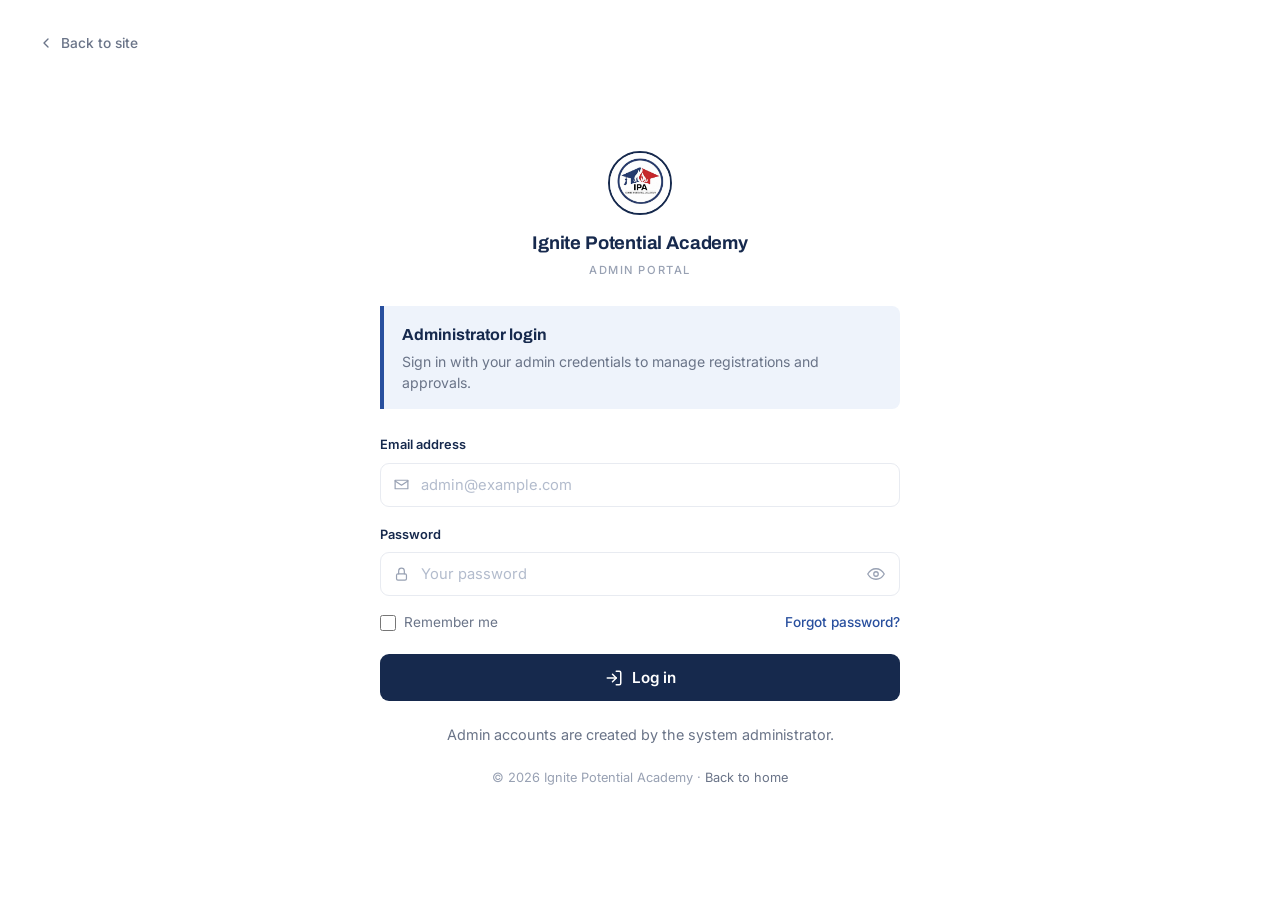
<file: frontend/customer/custdashboard.html>
<!DOCTYPE html>
<html lang="en">
<head>
<meta charset="UTF-8">
<meta name="viewport" content="width=device-width, initial-scale=1.0">
<title>IPA - Admin Dashboard</title>
<link rel="preconnect" href="https://fonts.googleapis.com">
<link rel="preconnect" href="https://fonts.gstatic.com" crossorigin>
<link href="https://fonts.googleapis.com/css2?family=Archivo:wght@400;500;600;700;800;900&family=Inter:wght@400;450;500;600&display=swap" rel="stylesheet">
<link rel="stylesheet" href="custdashboard.css">
</head>
<body>

<!-- TOP BAR -->
<header class="topbar">
  <div class="topbar-inner">
    <div class="tb-brand">
      <span class="logo-badge"><img src="images/card-logo.jpg" alt="IPA" onerror="this.style.display='none';this.parentNode.textContent='IPA'"></span>
      <div><div class="n">Ignite Potential Academy</div><div class="s">Admin Dashboard</div></div>
    </div>
    <div class="tb-right">
      <div class="tb-user"><span class="tb-avatar">LC</span><div><div class="tb-name">L. Chivambo</div><div class="tb-role">Administrator</div></div></div>
      <button class="tb-logout"><svg viewBox="0 0 24 24"><path d="M9 21H5a2 2 0 0 1-2-2V5a2 2 0 0 1 2-2h4"/><polyline points="16 17 21 12 16 7"/><line x1="21" y1="12" x2="9" y2="12"/></svg> <span>Log out</span></button>
    </div>
  </div>
</header>

<div class="shell">

  <div class="page-head">
    <h1>Registered Students</h1>
    <p>Filter by grade, open a student to see all their payments, approve or reject each, and deregister if needed.</p>
  </div>

  <!-- STAT CARDS -->
  <div class="stats">
    <div class="stat total"><div class="ic"><svg viewBox="0 0 24 24"><path d="M17 21v-2a4 4 0 0 0-4-4H5a4 4 0 0 0-4 4v2"/><circle cx="9" cy="7" r="4"/><path d="M23 21v-2a4 4 0 0 0-3-3.87"/><path d="M16 3.13a4 4 0 0 1 0 7.75"/></svg></div><div class="num" id="stTotal">0</div><div class="lbl">Total registered</div></div>
    <div class="stat pending"><div class="ic"><svg viewBox="0 0 24 24"><circle cx="12" cy="12" r="9"/><polyline points="12 7 12 12 15 14"/></svg></div><div class="num" id="stPending">0</div><div class="lbl">Pending approval</div></div>
    <div class="stat approved"><div class="ic"><svg viewBox="0 0 24 24"><path d="M22 11.08V12a10 10 0 1 1-5.93-9.14"/><polyline points="22 4 12 14.01 9 11.01"/></svg></div><div class="num" id="stApproved">0</div><div class="lbl">Approved</div></div>
    <div class="stat revenue"><div class="ic"><span class="rand-ic">R</span></div><div class="num" id="stRevenue">R0</div><div class="lbl">Approved revenue</div></div>
  </div>

  <!-- TOOLBAR -->
  <div class="toolbar">
    <div class="tool-group">
      <label for="gradeSelect">Filter by grade</label>
      <div class="select-wrap">
        <select class="grade-select" id="gradeSelect">
          <option value="all">All grades</option>
          <option value="8">Grade 8</option>
          <option value="9">Grade 9</option>
          <option value="10">Grade 10</option>
          <option value="11">Grade 11</option>
          <option value="12">Grade 12</option>
        </select>
        <svg viewBox="0 0 24 24"><polyline points="6 9 12 15 18 9"/></svg>
      </div>
    </div>
    <div class="tool-group">
      <label for="billingSelect">Billing status</label>
      <div class="select-wrap">
        <select class="grade-select" id="billingSelect">
          <option value="all">All statuses</option>
          <option value="active">Active</option>
          <option value="optedout">Opted out</option>
          <option value="disabled">Disabled (unpaid)</option>
        </select>
        <svg viewBox="0 0 24 24"><polyline points="6 9 12 15 18 9"/></svg>
      </div>
    </div>
    <div class="search-wrap">
      <svg viewBox="0 0 24 24"><circle cx="11" cy="11" r="8"/><line x1="21" y1="21" x2="16.65" y2="16.65"/></svg>
      <input type="text" id="searchInput" placeholder="Search by learner or guardian name...">
    </div>
    <div class="result-count"><b id="rcNum">0</b> students</div>
  </div>

  <!-- TABLE (desktop) -->
  <div class="table-card" id="tableCard">
    <table class="tbl">
      <thead>
        <tr><th>Learner</th><th>Grade</th><th>Package</th><th>Payment</th><th>Billing</th><th style="text-align:right">Action</th></tr>
      </thead>
      <tbody id="tblBody"></tbody>
    </table>
    <div class="empty" id="tblEmpty" style="display:none">
      <svg viewBox="0 0 24 24"><circle cx="11" cy="11" r="8"/><line x1="21" y1="21" x2="16.65" y2="16.65"/></svg>
      <div class="et">No learners found</div>
      <div class="es">Try a different grade or search term.</div>
    </div>
  </div>

  <!-- CARDS (mobile) -->
  <div class="cards-list" id="cardsList"></div>

</div>

<!-- MODAL -->
<div class="modal-overlay" id="modalOverlay">
  <div class="modal" id="modal">
    <div class="modal-head">
      <span class="cell-avatar" id="mAvatar"><svg viewBox="0 0 24 24"><circle cx="12" cy="8" r="4"/><path d="M4 21c0-4.4 3.6-8 8-8s8 3.6 8 8"/></svg></span>
      <div class="mh-info"><h3 id="mName">Name</h3><div class="sub" id="mSub">Grade · Registered</div></div>
      <button class="modal-close" id="modalClose"><svg viewBox="0 0 24 24"><line x1="18" y1="6" x2="6" y2="18"/><line x1="6" y1="6" x2="18" y2="18"/></svg></button>
    </div>
    <div class="modal-body">

      <div class="m-section">
        <div class="m-label"><svg viewBox="0 0 24 24"><path d="M17 21v-2a4 4 0 0 0-4-4H5a4 4 0 0 0-4 4v2"/><circle cx="9" cy="7" r="4"/></svg> Learner &amp; guardian details</div>
        <div class="contact-grid" id="mContact"></div>
      </div>

      <div class="m-section">
        <div class="m-label"><svg viewBox="0 0 24 24"><path d="M5 3v18l2-1.2L9 21l2-1.2L13 21l2-1.2L17 21l2-1.2V3l-2 1.2L15 3l-2 1.2L11 3 9 4.2 7 3Z"/></svg> Payments</div>
        <div id="mPayments"></div>
      </div>

    </div>
    <div class="modal-foot">
      <button class="btn btn-dereg" id="mDereg" title="Remove this student from the system">Deregister student</button>
    </div>
  </div>
</div>

<!-- LIGHTBOX -->
<div class="lightbox" id="lightbox"><img id="lightboxImg" src="" alt="Proof"></div>

<script src="../config.js"></script>
<script src="api.js"></script>
<script src="custdashboard.js"></script>
</body>
</html>
</file>
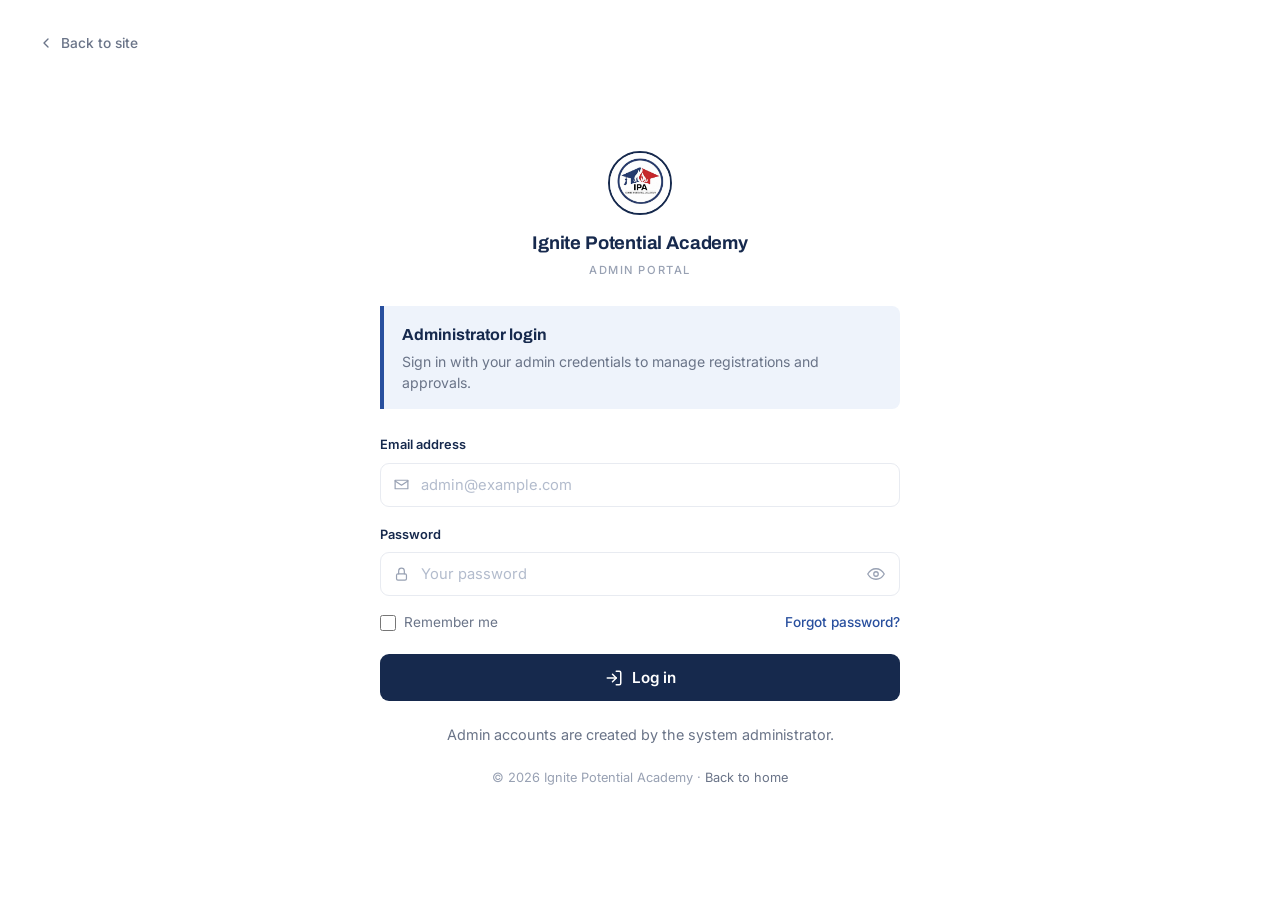
<file: frontend/customer/custlogin.html>
<!DOCTYPE html>
<html lang="en">
<head>
<meta charset="UTF-8">
<meta name="viewport" content="width=device-width, initial-scale=1.0">
<title>Ignite Potential Academy - Admin Login</title>
<link rel="preconnect" href="https://fonts.googleapis.com">
<link rel="preconnect" href="https://fonts.gstatic.com" crossorigin>
<link href="https://fonts.googleapis.com/css2?family=Archivo:wght@400;500;600;700;800;900&family=Inter:wght@400;450;500;600&display=swap" rel="stylesheet">
<link rel="stylesheet" href="custlogin.css">
</head>
<body>

<a href="../user/infopage.html" class="back-home">
  <svg viewBox="0 0 24 24"><polyline points="15 18 9 12 15 6"/></svg> Back to site
</a>

<main class="auth-wrap">

  <div class="auth-card">

    <!-- Logo on top, centered -->
    <div class="auth-logo">
      <span class="logo-badge"><img src="images/card-logo.jpg" alt="IPA logo" onerror="this.style.display='none';this.parentNode.textContent='IPA'"></span>
      <div class="auth-brand">Ignite Potential Academy</div>
      <div class="auth-slogan">Admin Portal</div>
    </div>

    <!-- info panel -->
    <div class="info-panel">
      <h2>Administrator login</h2>
      <p>Sign in with your admin credentials to manage registrations and approvals.</p>
    </div>

    <form class="auth-form" id="loginForm" novalidate>
      <div class="field">
        <label for="loginEmail">Email address</label>
        <div class="input-wrap">
          <svg class="fi" viewBox="0 0 24 24"><path d="M3 6h18v12H3Z"/><path d="m3 7 9 6 9-6"/></svg>
          <input type="email" id="loginEmail" name="email" placeholder="admin@example.com" autocomplete="email" required>
        </div>
      </div>

      <div class="field">
        <label for="loginPassword">Password</label>
        <div class="input-wrap">
          <svg class="fi" viewBox="0 0 24 24"><rect x="5" y="11" width="14" height="9" rx="2"/><path d="M8 11V7a4 4 0 0 1 8 0v4"/></svg>
          <input type="password" id="loginPassword" name="password" placeholder="Your password" autocomplete="current-password" required>
          <button type="button" class="toggle-pw" aria-label="Show password" data-target="loginPassword">
            <svg viewBox="0 0 24 24"><path d="M1 12s4-7 11-7 11 7 11 7-4 7-11 7-11-7-11-7Z"/><circle cx="12" cy="12" r="3"/></svg>
          </button>
        </div>
      </div>

      <div class="field-row">
        <label class="check"><input type="checkbox" id="remember"><span>Remember me</span></label>
        <a href="#" class="text-link">Forgot password?</a>
      </div>

      <button type="submit" class="btn-submit">
        <svg viewBox="0 0 24 24"><path d="M15 3h4a2 2 0 0 1 2 2v14a2 2 0 0 1-2 2h-4"/><path d="M10 17l5-5-5-5"/><path d="M15 12H3"/></svg>
        Log in
      </button>

      <p class="switch-line">Admin accounts are created by the system administrator.</p>
    </form>

  </div>

  <p class="auth-foot">© 2026 Ignite Potential Academy · <a href="../user/infopage.html">Back to home</a></p>
</main>

<script src="../config.js"></script>
<script src="api.js"></script>
<script src="custlogin.js"></script>
</body>
</html>
</file>
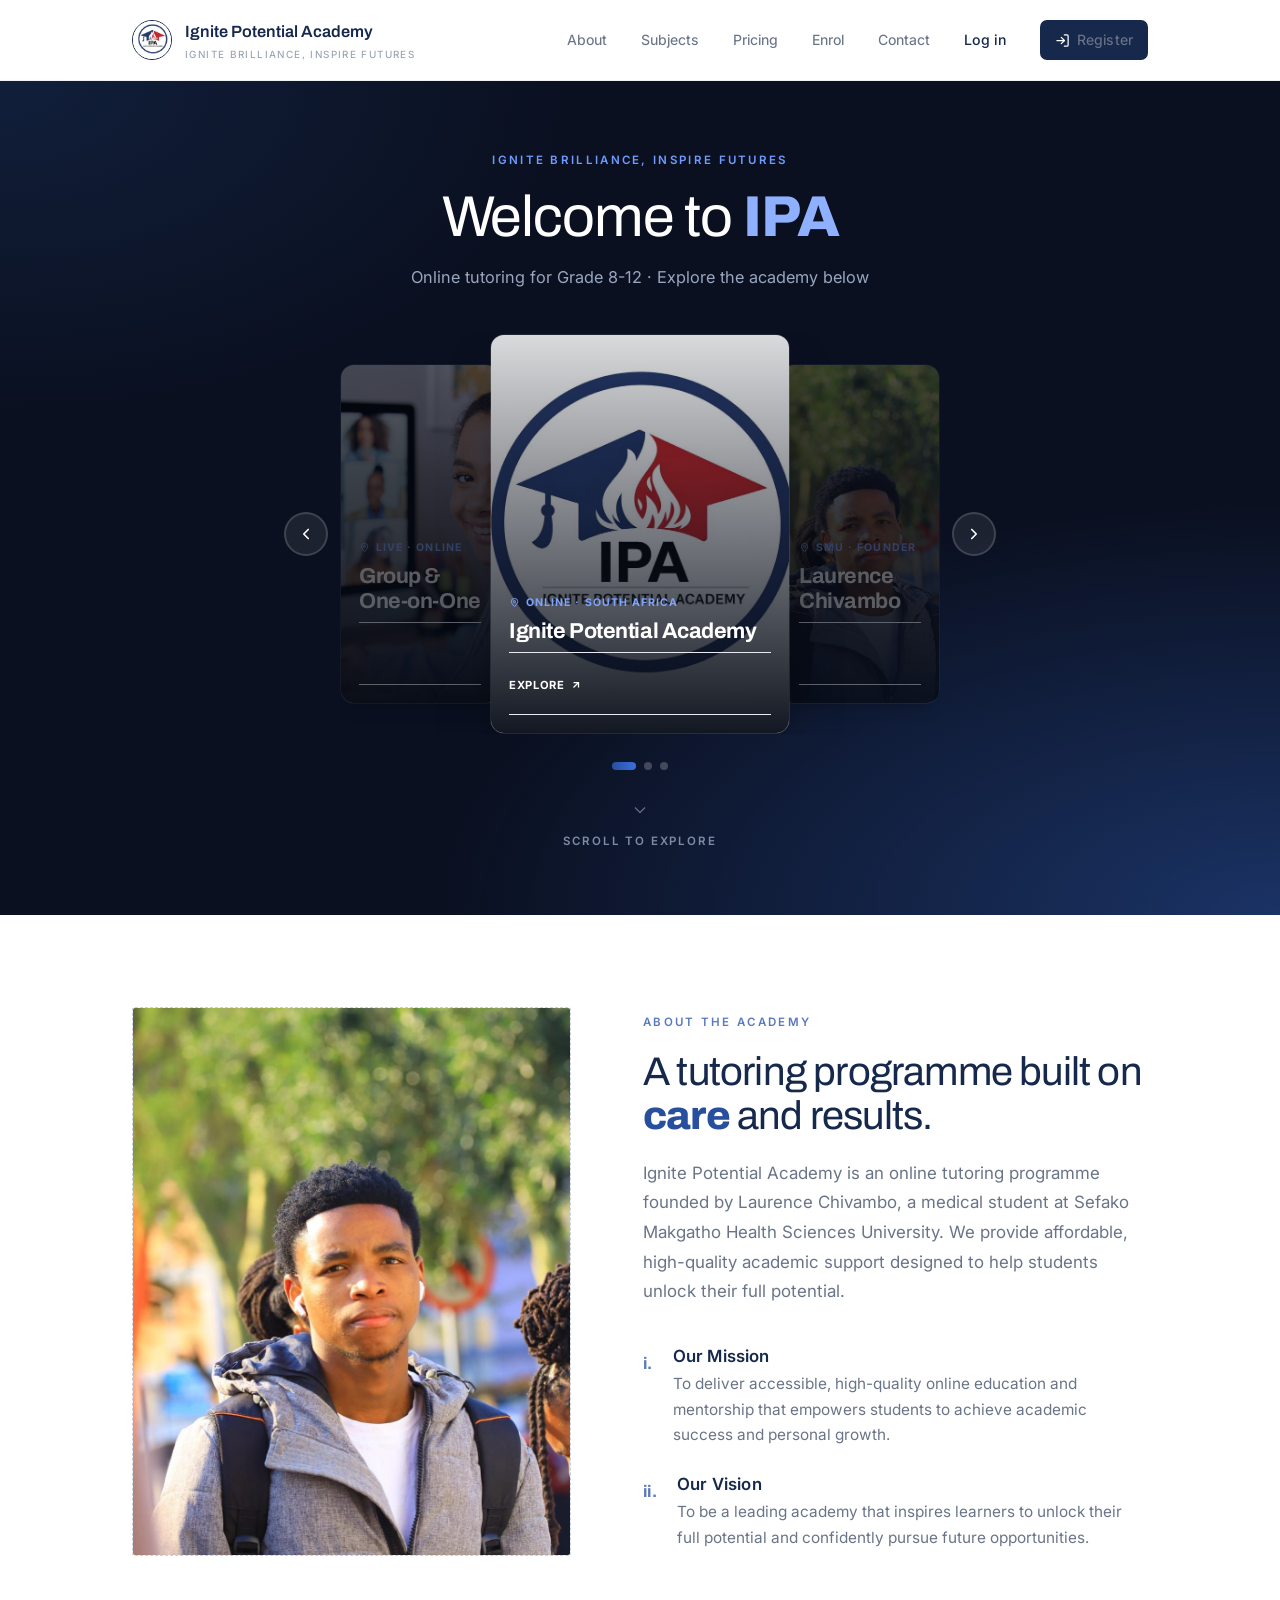
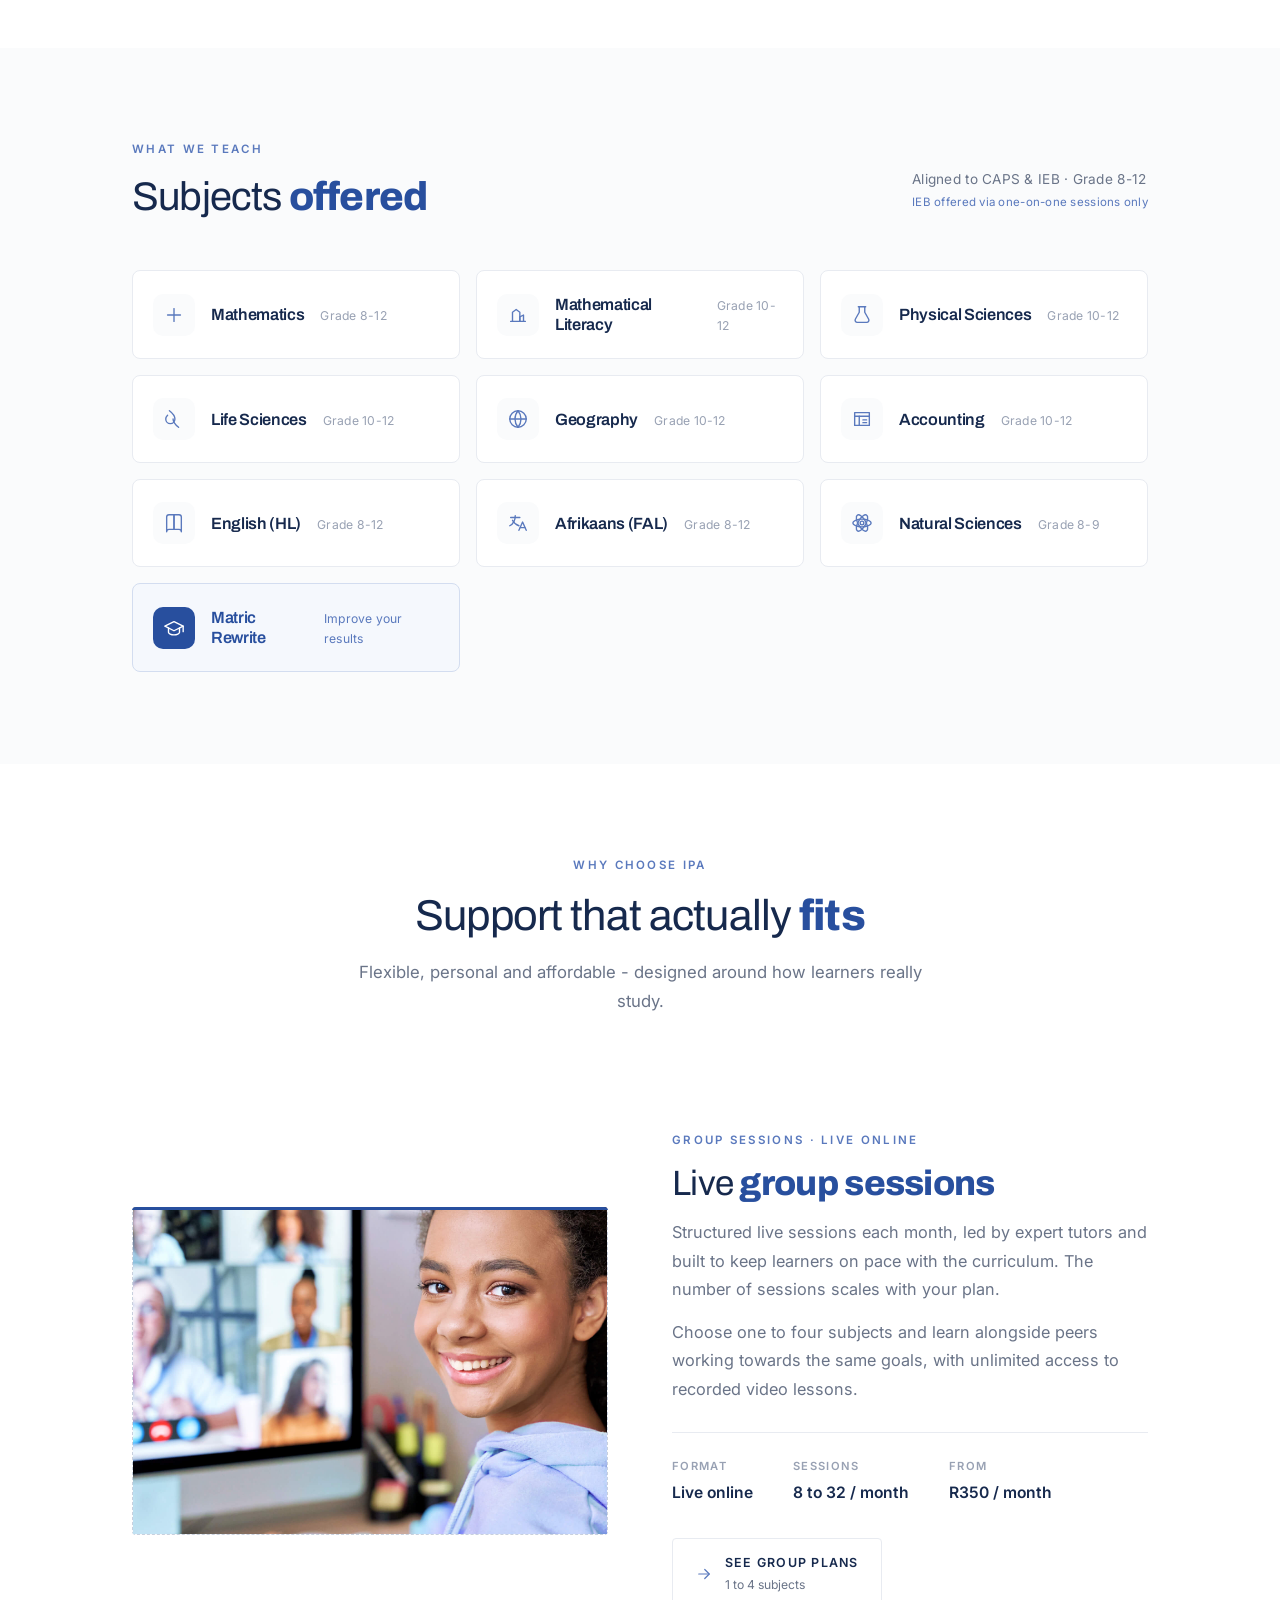
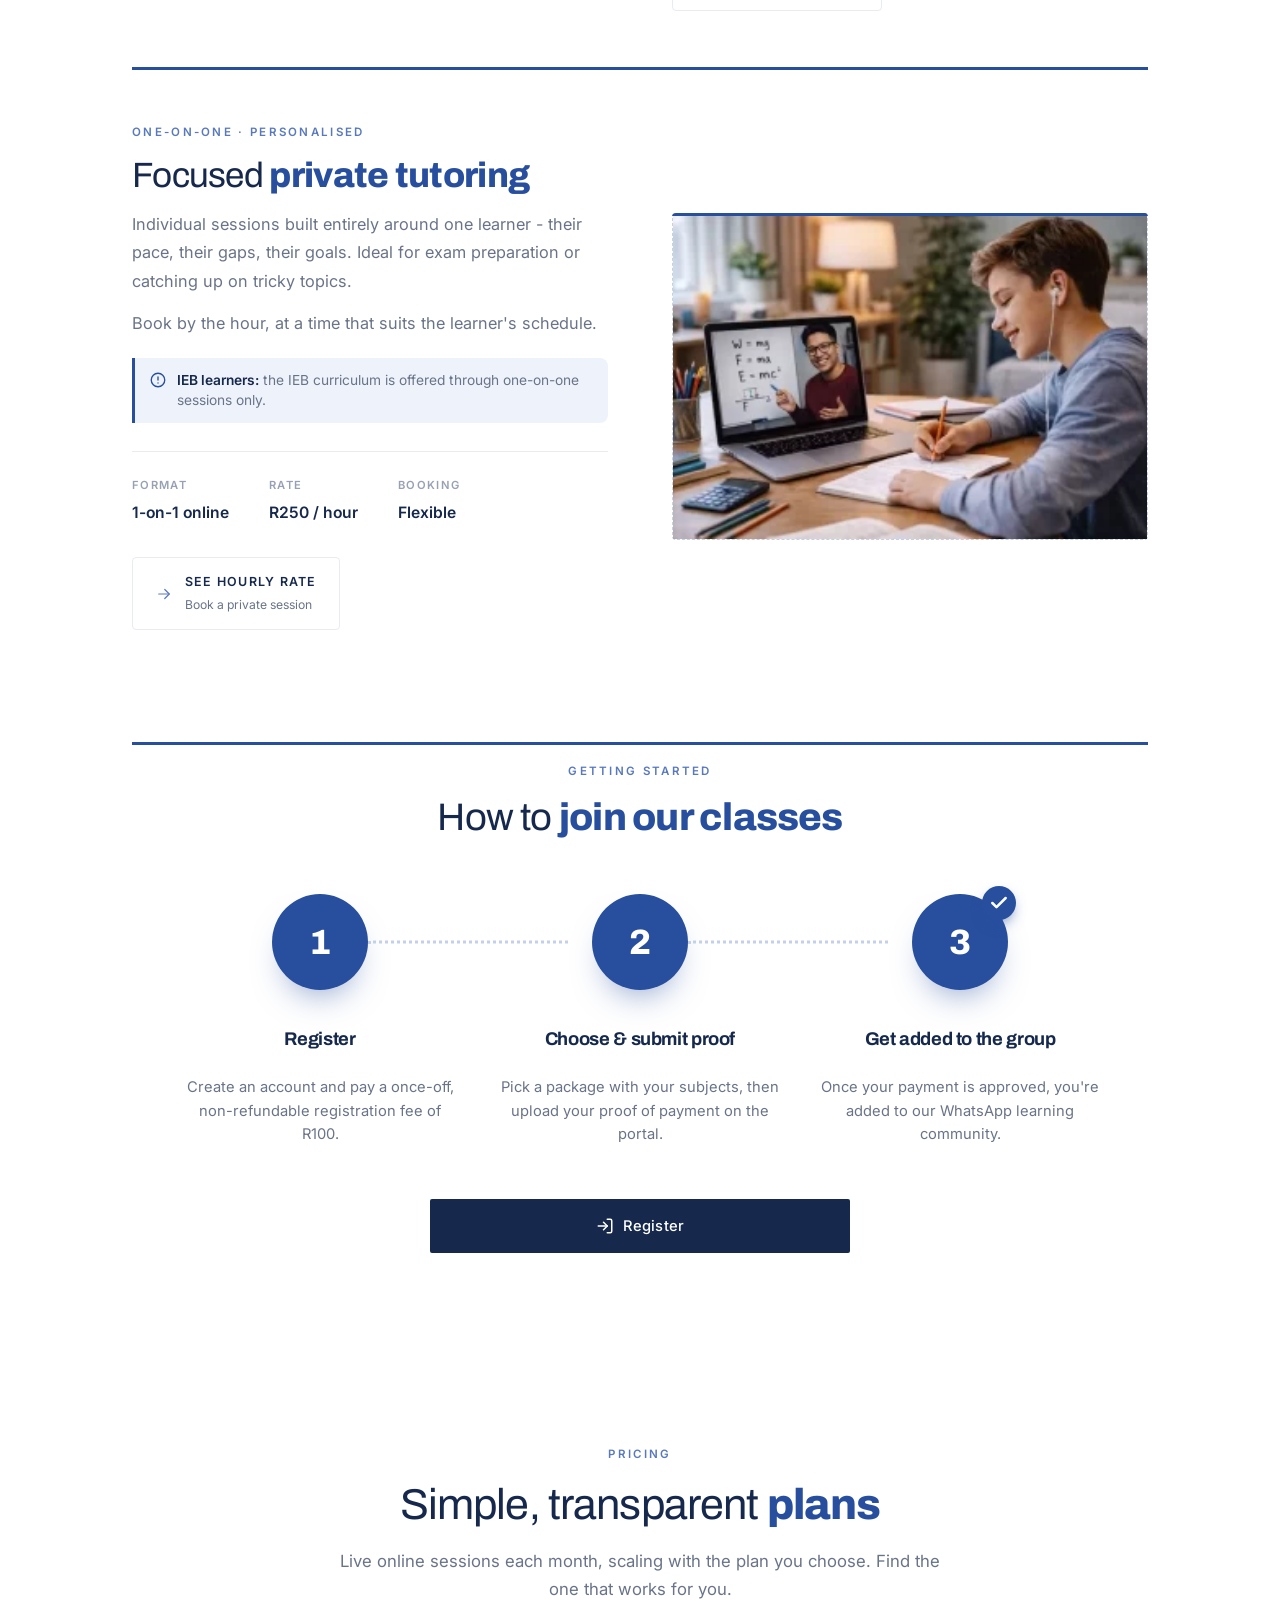
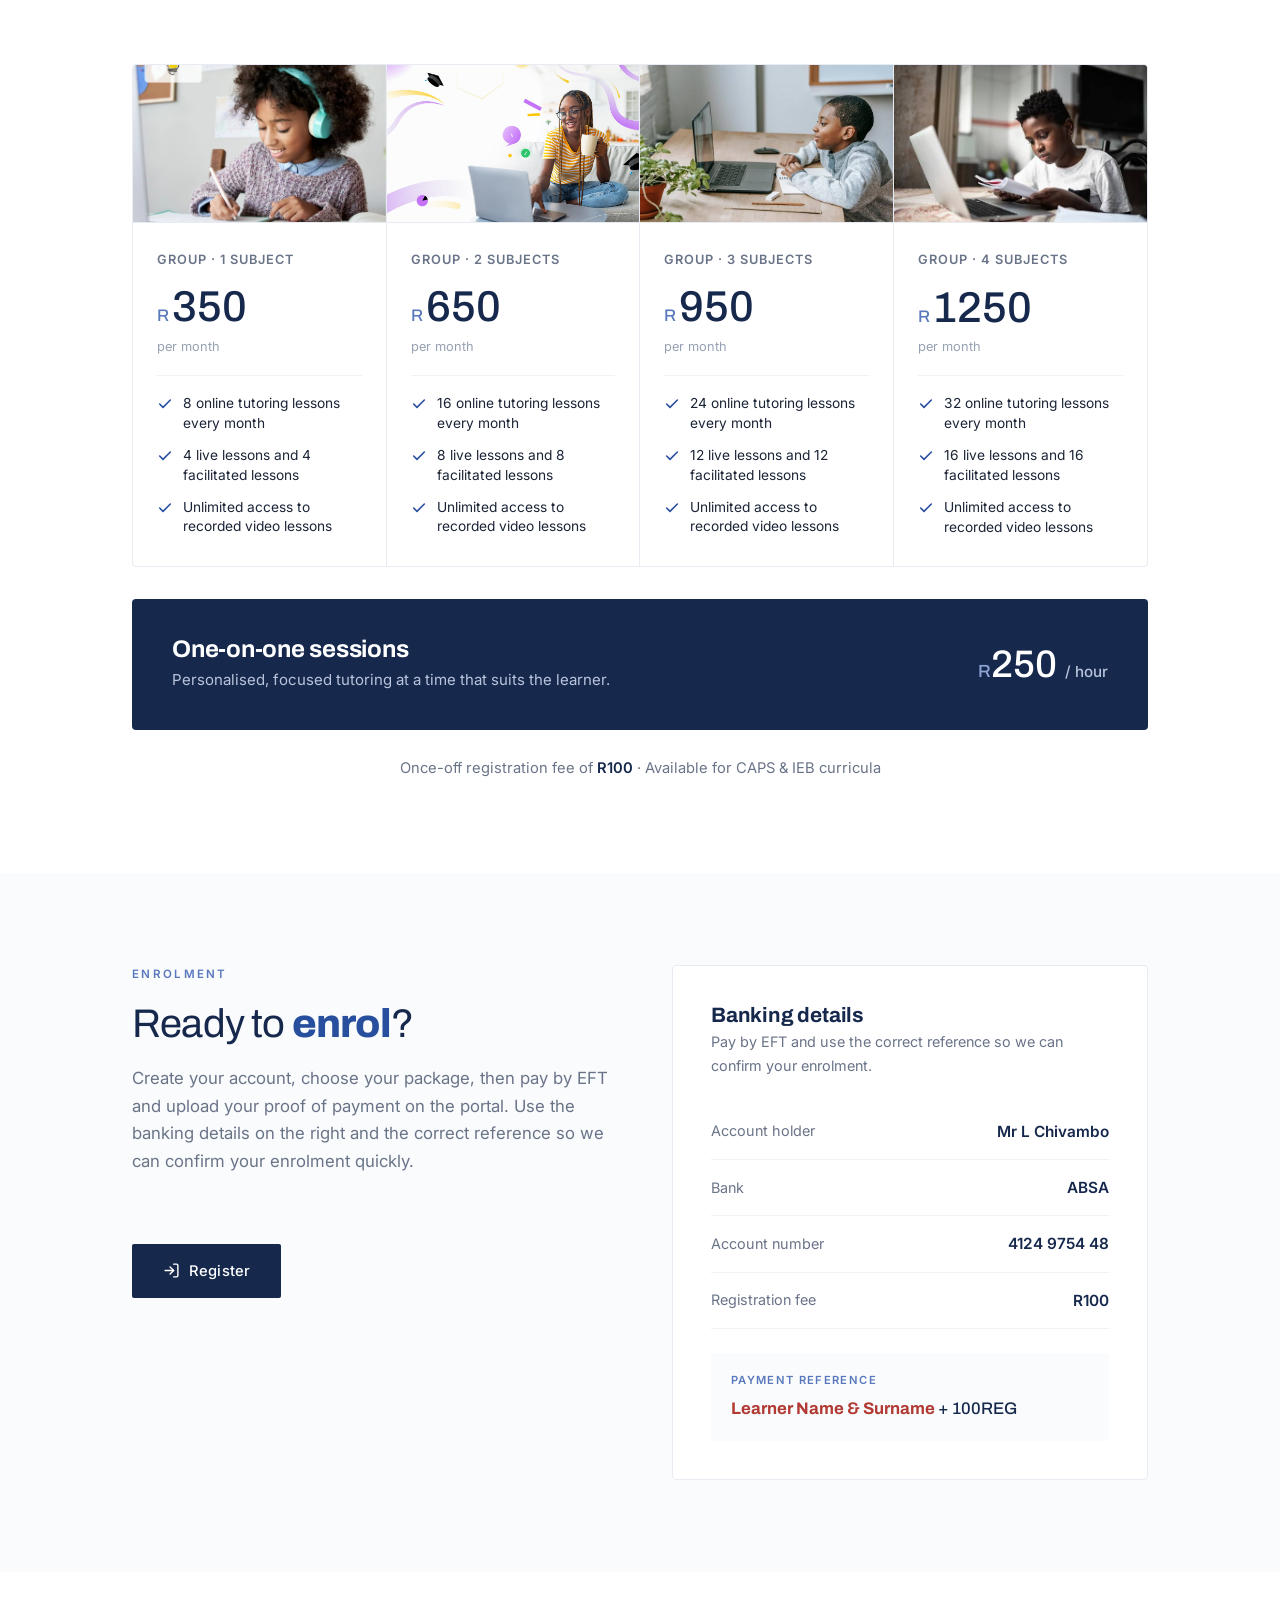
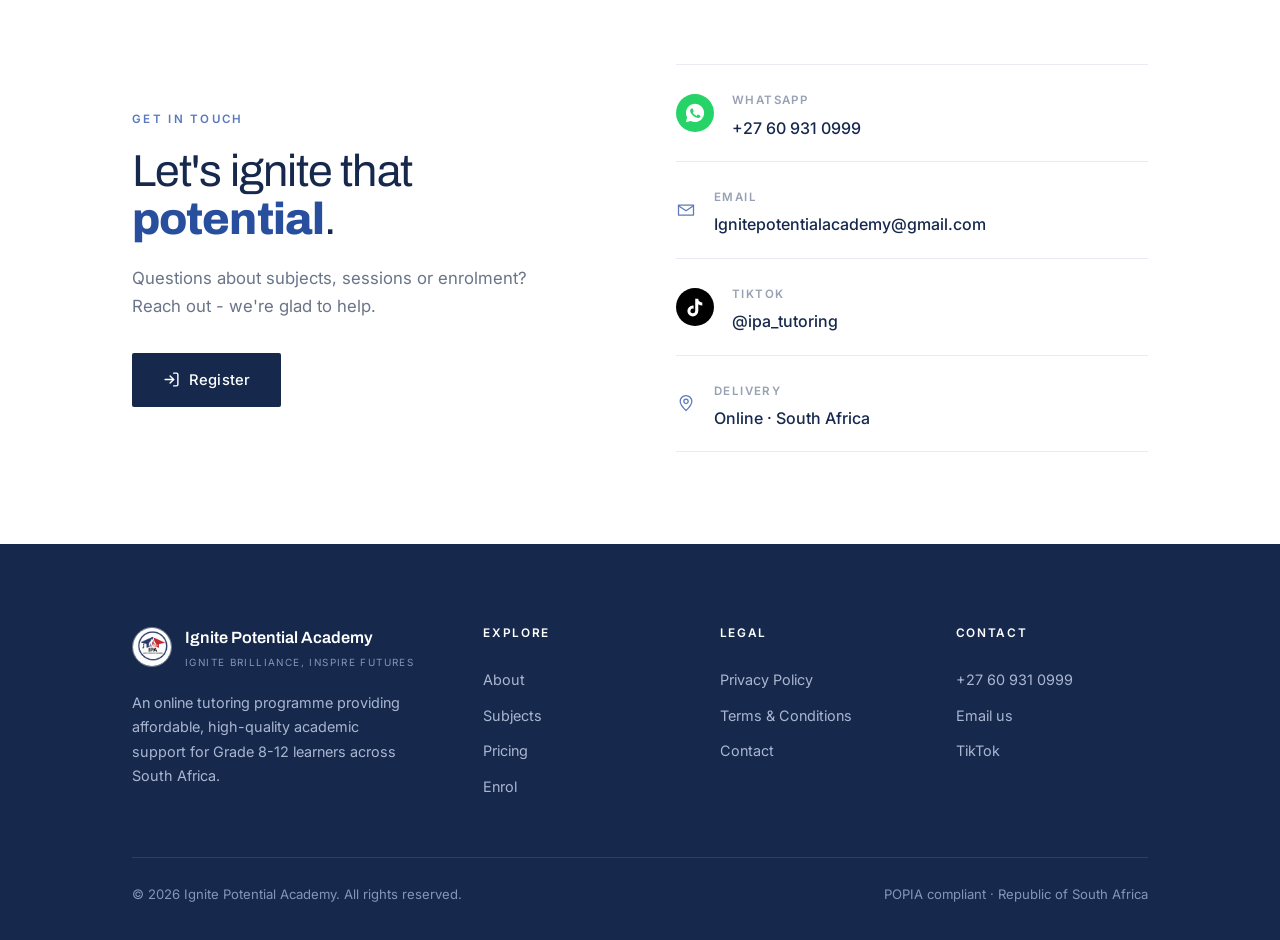
<file: frontend/user/infopage.html>
<!DOCTYPE html>
<html lang="en">
<head>
<meta charset="UTF-8">
<meta name="viewport" content="width=device-width, initial-scale=1.0">
<title>Ignite Potential Academy - Ignite Brilliance, Inspire Futures</title>
<link rel="preconnect" href="https://fonts.googleapis.com">
<link rel="preconnect" href="https://fonts.gstatic.com" crossorigin>
<link href="https://fonts.googleapis.com/css2?family=Archivo:wght@400;500;600;700;800;900&family=Inter:wght@400;450;500;600&display=swap" rel="stylesheet">
<link rel="stylesheet" href="infopage.css">
</head>
<body>

<!-- NAV -->
<header>
  <div class="wrap">
    <nav>
      <a href="#home" class="brand">
        <span class="logo-badge"><img src="images/logo.png" alt="IPA logo" onerror="this.style.display='none';this.parentNode.textContent='IPA'"></span>
        <span><span class="bt">Ignite Potential Academy</span><span class="bs">Ignite Brilliance, Inspire Futures</span></span>
      </a>
      <div class="nav-links" id="navLinks">
        <a href="#about">About</a>
        <a href="#subjects">Subjects</a>
        <a href="#pricing">Pricing</a>
        <a href="#enrol">Enrol</a>
        <a href="#contact">Contact</a>
        <a href="loginregistration.html#login" class="login">Log in</a>
        <a href="loginregistration.html#register" class="btn btn-signup"><svg viewBox="0 0 24 24"><path d="M15 3h4a2 2 0 0 1 2 2v14a2 2 0 0 1-2 2h-4"/><path d="M10 17l5-5-5-5"/><path d="M15 12H3"/></svg> Register</a>
      </div>
      <button class="menu-toggle" id="menuToggle" aria-label="Menu"><span></span><span></span><span></span></button>
    </nav>
  </div>
</header>

<!-- HERO -->
<section class="hero-dark" id="home">
  <div class="wrap">
    <div class="hd-head reveal">
      <span class="eyebrow">Ignite Brilliance, Inspire Futures</span>
      <h1>Welcome to <em>IPA</em></h1>
      <p>Online tutoring for Grade 8-12 · Explore the academy below</p>
    </div>

    <div class="carousel reveal d1">
      <div class="car-arrow" id="carPrev" aria-label="Previous"><svg viewBox="0 0 24 24"><polyline points="15 18 9 12 15 6"/></svg></div>

      <div class="car-viewport" id="carViewport">
        <!-- Card 1: Logo -->
        <article class="car-card" data-explore="#about">
          <div class="cimg logo-cell">
            <img class="cimg-img" src="images/card-logo.jpg" alt="IPA" onerror="this.remove()">
            <svg viewBox="0 0 24 24"><path d="M22 10 12 5 2 10l10 5 10-5Z"/><path d="M6 12v5c0 1 2.7 2.5 6 2.5s6-1.5 6-2.5v-5"/></svg>
            Logo - IPA badge
          </div>
          <div class="veil"></div>
          <div class="cbody">
            <div class="cloc"><svg viewBox="0 0 24 24"><path d="M12 21s-7-6.3-7-11a7 7 0 0 1 14 0c0 4.7-7 11-7 11Z"/><circle cx="12" cy="10" r="2.4"/></svg> Online · South Africa</div>
            <h3>Ignite Potential Academy</h3>
            <div class="crow"><a class="expl" href="#about">Explore <svg viewBox="0 0 24 24"><polyline points="7 17 17 7"/><polyline points="7 7 17 7 17 17"/></svg></a></div>
          </div>
        </article>

        <!-- Card 2: Founder -->
        <article class="car-card" data-explore="#about">
          <div class="cimg">
            <img class="cimg-img" src="images/founder.jpg" alt="Laurence Chivambo" onerror="this.remove()">
            <svg viewBox="0 0 24 24"><circle cx="12" cy="8" r="4"/><path d="M4 21c0-4.4 3.6-8 8-8s8 3.6 8 8"/></svg>
            Photo - Laurence Chivambo
          </div>
          <div class="veil"></div>
          <div class="cbody">
            <div class="cloc"><svg viewBox="0 0 24 24"><path d="M12 21s-7-6.3-7-11a7 7 0 0 1 14 0c0 4.7-7 11-7 11Z"/><circle cx="12" cy="10" r="2.4"/></svg> SMU · Founder</div>
            <h3>Laurence Chivambo</h3>
            <div class="crow"><a class="expl" href="#about">Explore <svg viewBox="0 0 24 24"><polyline points="7 17 17 7"/><polyline points="7 7 17 7 17 17"/></svg></a></div>
          </div>
        </article>

        <!-- Card 3: Sessions -->
        <article class="car-card" data-explore="#pricing">
          <div class="cimg">
            <img class="cimg-img" src="images/group-session.jpg" alt="Live sessions" onerror="this.remove()">
            <svg viewBox="0 0 24 24"><path d="M22 10 12 5 2 10l10 5 10-5Z"/><path d="M6 12v5c0 1 2.7 2.5 6 2.5s6-1.5 6-2.5v-5"/></svg>
            Photo - live session
          </div>
          <div class="veil"></div>
          <div class="cbody">
            <div class="cloc"><svg viewBox="0 0 24 24"><path d="M12 21s-7-6.3-7-11a7 7 0 0 1 14 0c0 4.7-7 11-7 11Z"/><circle cx="12" cy="10" r="2.4"/></svg> Live · Online</div>
            <h3>Group &amp; One-on-One</h3>
            <div class="crow"><a class="expl" href="#pricing">Explore <svg viewBox="0 0 24 24"><polyline points="7 17 17 7"/><polyline points="7 7 17 7 17 17"/></svg></a></div>
          </div>
        </article>
      </div>

      <div class="car-arrow" id="carNext" aria-label="Next"><svg viewBox="0 0 24 24"><polyline points="9 6 15 12 9 18"/></svg></div>
    </div>

    <div class="car-dots" id="carDots"></div>

    <a href="#about" class="hd-scroll">
      <svg class="chev" viewBox="0 0 24 24"><path d="m6 9 6 6 6-6"/></svg>
      Scroll to explore
    </a>
  </div>
</section>

<!-- ABOUT -->
<section id="about">
  <div class="wrap">
    <div class="about-grid reveal">
      <div class="placeholder about-photo">
        <img class="ph-img" src="images/founder.jpg" alt="Laurence Chivambo" onerror="this.remove()">
        <svg viewBox="0 0 24 24"><circle cx="12" cy="8" r="4"/><path d="M4 21c0-4.4 3.6-8 8-8s8 3.6 8 8"/></svg>
        Founder portrait - Laurence Chivambo
      </div>
      <div class="about-body">
        <span class="eyebrow" style="display:block;margin-bottom:18px">About the Academy</span>
        <h2>A tutoring programme built on <em>care</em> and results.</h2>
        <p>Ignite Potential Academy is an online tutoring programme founded by Laurence Chivambo, a medical student at Sefako Makgatho Health Sciences University. We provide affordable, high-quality academic support designed to help students unlock their full potential.</p>
        <div class="mv">
          <div class="mv-item">
            <span class="num">i.</span>
            <div>
              <h4>Our Mission</h4>
              <p>To deliver accessible, high-quality online education and mentorship that empowers students to achieve academic success and personal growth.</p>
            </div>
          </div>
          <div class="mv-item">
            <span class="num">ii.</span>
            <div>
              <h4>Our Vision</h4>
              <p>To be a leading academy that inspires learners to unlock their full potential and confidently pursue future opportunities.</p>
            </div>
          </div>
        </div>
      </div>
    </div>
  </div>
</section>

<!-- SUBJECTS -->
<section id="subjects">
  <div class="wrap">
    <div class="subj-head reveal">
      <div>
        <span class="eyebrow">What We Teach</span>
        <h2>Subjects <em>offered</em></h2>
      </div>
      <span class="grade">Aligned to CAPS &amp; IEB · Grade 8-12<span class="grade-sub">IEB offered via one-on-one sessions only</span></span>
    </div>
    <div class="subj-grid reveal d1">
      <div class="subj-card"><span class="rico"><svg viewBox="0 0 24 24"><path d="M5 12h14"/><path d="M12 5v14"/></svg></span><h4>Mathematics</h4><span class="lvl">Grade 8-12</span></div>
      <div class="subj-card"><span class="rico"><svg viewBox="0 0 24 24"><path d="M4 19h16"/><path d="M6 19V9l4-3 4 3v10"/><path d="M14 19v-5l4-2v7"/></svg></span><h4>Mathematical Literacy</h4><span class="lvl">Grade 10-12</span></div>
      <div class="subj-card"><span class="rico"><svg viewBox="0 0 24 24"><path d="M9 3v6l-4.3 7.6A2.4 2.4 0 0 0 6.8 20h10.4a2.4 2.4 0 0 0 2.1-3.4L15 9V3"/><path d="M8 3h8"/></svg></span><h4>Physical Sciences</h4><span class="lvl">Grade 10-12</span></div>
      <div class="subj-card"><span class="rico"><svg viewBox="0 0 24 24"><path d="M7 3c4 3 6 5 6 9a5 5 0 0 1-10 0c0-2 1-3 2-4"/><path d="M17 21c-4-3-6-5-6-9"/></svg></span><h4>Life Sciences</h4><span class="lvl">Grade 10-12</span></div>
      <div class="subj-card"><span class="rico"><svg viewBox="0 0 24 24"><circle cx="12" cy="12" r="9"/><path d="M3 12h18"/><path d="M12 3a14 14 0 0 1 0 18 14 14 0 0 1 0-18Z"/></svg></span><h4>Geography</h4><span class="lvl">Grade 10-12</span></div>
      <div class="subj-card"><span class="rico"><svg viewBox="0 0 24 24"><path d="M4 5h16v14H4Z"/><path d="M4 9h16"/><path d="M9 9v10"/><path d="M13 13h4M13 16h4"/></svg></span><h4>Accounting</h4><span class="lvl">Grade 10-12</span></div>
      <div class="subj-card"><span class="rico"><svg viewBox="0 0 24 24"><path d="M4 5.5A2.5 2.5 0 0 1 6.5 3H12v16H6.5A2.5 2.5 0 0 0 4 21.5Z"/><path d="M20 5.5A2.5 2.5 0 0 0 17.5 3H12v16h5.5a2.5 2.5 0 0 1 2.5 2.5Z"/></svg></span><h4>English (HL)</h4><span class="lvl">Grade 8-12</span></div>
      <div class="subj-card"><span class="rico"><svg viewBox="0 0 24 24"><path d="M4 6h10"/><path d="M9 4c0 5-2.5 9-6 11"/><path d="M6 9c1.5 3 4 5 7 6"/><path d="M13 20l4-9 4 9"/><path d="M14.5 17h5"/></svg></span><h4>Afrikaans (FAL)</h4><span class="lvl">Grade 8-12</span></div>
      <div class="subj-card"><span class="rico"><svg viewBox="0 0 24 24"><circle cx="12" cy="12" r="2"/><ellipse cx="12" cy="12" rx="10" ry="4.2"/><ellipse cx="12" cy="12" rx="10" ry="4.2" transform="rotate(60 12 12)"/><ellipse cx="12" cy="12" rx="10" ry="4.2" transform="rotate(120 12 12)"/></svg></span><h4>Natural Sciences</h4><span class="lvl">Grade 8-9</span></div>
      <a href="loginregistration.html#register" class="subj-card subj-card-rewrite"><span class="rico"><svg viewBox="0 0 24 24"><path d="M22 10 12 5 2 10l10 5 10-5Z"/><path d="M6 12v5c0 1 2.7 2.5 6 2.5s6-1.5 6-2.5v-5"/><path d="M22 10v6"/></svg></span><h4>Matric Rewrite</h4><span class="lvl">Improve your results</span></a>
    </div>
  </div>
</section>

<!-- WHY / FEATURE ROWS -->
<section id="why">
  <div class="wrap">
    <div class="sec-head center reveal">
      <span class="eyebrow">Why Choose IPA</span>
      <h2>Support that actually <em>fits</em></h2>
      <p>Flexible, personal and affordable - designed around how learners really study.</p>
    </div>

    <div class="feat reveal">
      <div class="feat-media">
        <div class="placeholder feat-photo">
          <img class="ph-img" src="images/group-session.jpg" alt="Group session" onerror="this.remove()">
          <svg viewBox="0 0 24 24"><path d="M22 10 12 5 2 10l10 5 10-5Z"/><path d="M6 12v5c0 1 2.7 2.5 6 2.5s6-1.5 6-2.5v-5"/></svg>
          Photo - group session
        </div>
      </div>
      <div class="feat-body">
        <span class="eyebrow">Group Sessions · Live Online</span>
        <h3>Live <em>group sessions</em></h3>
        <p>Structured live sessions each month, led by expert tutors and built to keep learners on pace with the curriculum. The number of sessions scales with your plan.</p>
        <p>Choose one to four subjects and learn alongside peers working towards the same goals, with unlimited access to recorded video lessons.</p>
        <div class="feat-meta">
          <div class="m"><div class="k">Format</div><div class="val">Live online</div></div>
          <div class="m"><div class="k">Sessions</div><div class="val">8 to 32 / month</div></div>
          <div class="m"><div class="k">From</div><div class="val">R350 / month</div></div>
        </div>
        <a href="#pricing" class="btn-directions">
          <span class="bi"><svg viewBox="0 0 24 24"><path d="M5 12h14"/><path d="m13 6 6 6-6 6"/></svg></span>
          <span><span class="bt2">See group plans</span><span class="bs2">1 to 4 subjects</span></span>
        </a>
      </div>
    </div>

    <div class="feat flip reveal">
      <div class="feat-media">
        <div class="placeholder feat-photo">
          <img class="ph-img" src="images/one-on-one.jpg" alt="One-on-one tutoring" onerror="this.remove()">
          <svg viewBox="0 0 24 24"><circle cx="12" cy="8" r="4"/><path d="M4 21c0-4.4 3.6-8 8-8s8 3.6 8 8"/></svg>
          Photo - one-on-one tutoring
        </div>
      </div>
      <div class="feat-body">
        <span class="eyebrow">One-on-One · Personalised</span>
        <h3>Focused <em>private tutoring</em></h3>
        <p>Individual sessions built entirely around one learner - their pace, their gaps, their goals. Ideal for exam preparation or catching up on tricky topics.</p>
        <p>Book by the hour, at a time that suits the learner's schedule.</p>
        <div class="ieb-note">
          <svg viewBox="0 0 24 24"><circle cx="12" cy="12" r="9"/><line x1="12" y1="8" x2="12" y2="12"/><line x1="12" y1="16" x2="12.01" y2="16"/></svg>
          <span><b>IEB learners:</b> the IEB curriculum is offered through one-on-one sessions only.</span>
        </div>
        <div class="feat-meta">
          <div class="m"><div class="k">Format</div><div class="val">1-on-1 online</div></div>
          <div class="m"><div class="k">Rate</div><div class="val">R250 / hour</div></div>
          <div class="m"><div class="k">Booking</div><div class="val">Flexible</div></div>
        </div>
        <a href="#pricing" class="btn-directions">
          <span class="bi"><svg viewBox="0 0 24 24"><path d="M5 12h14"/><path d="m13 6 6 6-6 6"/></svg></span>
          <span><span class="bt2">See hourly rate</span><span class="bs2">Book a private session</span></span>
        </a>
      </div>
    </div>

    <div class="join-steps reveal">
      <div class="js-head center">
        <span class="eyebrow">Getting Started</span>
        <h3>How to <em>join our classes</em></h3>
      </div>
      <div class="js-track">
        <div class="js-step">
          <div class="js-circle">1<span class="js-connector"></span></div>
          <div class="js-body">
            <h4>Register</h4>
            <p>Create an account and pay a once-off, non-refundable registration fee of R100.</p>
          </div>
        </div>
        <div class="js-step">
          <div class="js-circle">2<span class="js-connector"></span></div>
          <div class="js-body">
            <h4>Choose &amp; submit proof</h4>
            <p>Pick a package with your subjects, then upload your proof of payment on the portal.</p>
          </div>
        </div>
        <div class="js-step">
          <div class="js-circle js-circle-last">3
            <svg class="js-check" viewBox="0 0 24 24"><polyline points="20 6 9 17 4 12"/></svg>
          </div>
          <div class="js-body">
            <h4>Get added to the group</h4>
            <p>Once your payment is approved, you're added to our WhatsApp learning community.</p>
          </div>
        </div>
      </div>
      <a href="loginregistration.html#register" class="btn btn-primary btn-lg js-start"><svg viewBox="0 0 24 24"><path d="M15 3h4a2 2 0 0 1 2 2v14a2 2 0 0 1-2 2h-4"/><path d="M10 17l5-5-5-5"/><path d="M15 12H3"/></svg> Register</a>
    </div>
  </div>
</section>

<!-- PRICING -->
<section id="pricing">
  <div class="wrap">
    <div class="sec-head center reveal">
      <span class="eyebrow">Pricing</span>
      <h2>Simple, transparent <em>plans</em></h2>
      <p>Live online sessions each month, scaling with the plan you choose. Find the one that works for you.</p>
    </div>
    <div class="price-grid reveal">
      <div class="price-col">
        <div class="price-photo"><img class="ph-img" src="images/price-1subject.jpg" alt="Plan photo" onerror="this.remove()"><svg viewBox="0 0 24 24"><path d="M3 9a2 2 0 0 1 2-2h1l1-2h6l1 2h1a2 2 0 0 1 2 2v8a2 2 0 0 1-2 2H5a2 2 0 0 1-2-2Z"/><circle cx="12" cy="13" r="3.2"/></svg>Photo</div>
        <div class="pc-body">
          <span class="plan">Group · 1 Subject</span>
          <div class="amt"><span class="r">R</span><span class="n">350</span></div>
          <span class="per">per month</span>
          <ul class="feat-list"><li><svg viewBox="0 0 24 24"><polyline points="20 6 9 17 4 12"/></svg><span>8 online tutoring lessons every month</span></li><li><svg viewBox="0 0 24 24"><polyline points="20 6 9 17 4 12"/></svg><span>4 live lessons and 4 facilitated lessons</span></li><li><svg viewBox="0 0 24 24"><polyline points="20 6 9 17 4 12"/></svg><span>Unlimited access to recorded video lessons</span></li></ul>
        </div>
      </div>
      <div class="price-col">
        <div class="price-photo"><img class="ph-img" src="images/price-2subjects.jpg" alt="Plan photo" onerror="this.remove()"><svg viewBox="0 0 24 24"><path d="M3 9a2 2 0 0 1 2-2h1l1-2h6l1 2h1a2 2 0 0 1 2 2v8a2 2 0 0 1-2 2H5a2 2 0 0 1-2-2Z"/><circle cx="12" cy="13" r="3.2"/></svg>Photo</div>
        <div class="pc-body">
          <span class="plan">Group · 2 Subjects</span>
          <div class="amt"><span class="r">R</span><span class="n">650</span></div>
          <span class="per">per month</span>
          <ul class="feat-list"><li><svg viewBox="0 0 24 24"><polyline points="20 6 9 17 4 12"/></svg><span>16 online tutoring lessons every month</span></li><li><svg viewBox="0 0 24 24"><polyline points="20 6 9 17 4 12"/></svg><span>8 live lessons and 8 facilitated lessons</span></li><li><svg viewBox="0 0 24 24"><polyline points="20 6 9 17 4 12"/></svg><span>Unlimited access to recorded video lessons</span></li></ul>
        </div>
      </div>
      <div class="price-col">
        <div class="price-photo"><img class="ph-img" src="images/price-3subjects.jpg" alt="Plan photo" onerror="this.remove()"><svg viewBox="0 0 24 24"><path d="M3 9a2 2 0 0 1 2-2h1l1-2h6l1 2h1a2 2 0 0 1 2 2v8a2 2 0 0 1-2 2H5a2 2 0 0 1-2-2Z"/><circle cx="12" cy="13" r="3.2"/></svg>Photo</div>
        <div class="pc-body">
          <span class="plan">Group · 3 Subjects</span>
          <div class="amt"><span class="r">R</span><span class="n">950</span></div>
          <span class="per">per month</span>
          <ul class="feat-list"><li><svg viewBox="0 0 24 24"><polyline points="20 6 9 17 4 12"/></svg><span>24 online tutoring lessons every month</span></li><li><svg viewBox="0 0 24 24"><polyline points="20 6 9 17 4 12"/></svg><span>12 live lessons and 12 facilitated lessons</span></li><li><svg viewBox="0 0 24 24"><polyline points="20 6 9 17 4 12"/></svg><span>Unlimited access to recorded video lessons</span></li></ul>
        </div>
      </div>
      <div class="price-col">
        <div class="price-photo"><img class="ph-img" src="images/price-4subjects.jpg" alt="Plan photo" onerror="this.remove()"><svg viewBox="0 0 24 24"><path d="M3 9a2 2 0 0 1 2-2h1l1-2h6l1 2h1a2 2 0 0 1 2 2v8a2 2 0 0 1-2 2H5a2 2 0 0 1-2-2Z"/><circle cx="12" cy="13" r="3.2"/></svg>Photo</div>
        <div class="pc-body">
          <span class="plan">Group · 4 Subjects</span>
          <div class="amt"><span class="r">R</span><span class="n">1250</span></div>
          <span class="per">per month</span>
          <ul class="feat-list"><li><svg viewBox="0 0 24 24"><polyline points="20 6 9 17 4 12"/></svg><span>32 online tutoring lessons every month</span></li><li><svg viewBox="0 0 24 24"><polyline points="20 6 9 17 4 12"/></svg><span>16 live lessons and 16 facilitated lessons</span></li><li><svg viewBox="0 0 24 24"><polyline points="20 6 9 17 4 12"/></svg><span>Unlimited access to recorded video lessons</span></li></ul>
        </div>
      </div>
    </div>
    <div class="oneonone reveal d1">
      <div>
        <h3>One-on-one sessions</h3>
        <p>Personalised, focused tutoring at a time that suits the learner.</p>
      </div>
      <div class="amt"><span class="r">R</span>250 <small>/ hour</small></div>
    </div>
    <p class="price-foot">Once-off registration fee of <b>R100</b> · Available for CAPS &amp; IEB curricula</p>
  </div>
</section>

<!-- ENROL / PAYMENT -->
<section id="enrol">
  <div class="wrap">
    <div class="enrol-grid reveal">
      <div class="enrol-left">
        <span class="eyebrow" style="display:block;margin-bottom:18px">Enrolment</span>
        <h2>Ready to <em>enrol</em>?</h2>
        <p>Create your account, choose your package, then pay by EFT and upload your proof of payment on the portal. Use the banking details on the right and the correct reference so we can confirm your enrolment quickly.</p>
        <a href="loginregistration.html#register" class="btn btn-primary btn-lg btn-ic btn-ic-static" style="margin-top:34px"><svg viewBox="0 0 24 24"><path d="M15 3h4a2 2 0 0 1 2 2v14a2 2 0 0 1-2 2h-4"/><path d="M10 17l5-5-5-5"/><path d="M15 12H3"/></svg> Register</a>
      </div>
      <div class="bank">
        <h3>Banking details</h3>
        <p class="sub">Pay by EFT and use the correct reference so we can confirm your enrolment.</p>
        <div class="bank-row"><span>Account holder</span><b>Mr L Chivambo</b></div>
        <div class="bank-row"><span>Bank</span><b>ABSA</b></div>
        <div class="bank-row"><span>Account number</span><b>4124 9754 48</b></div>
        <div class="bank-row"><span>Registration fee</span><b>R100</b></div>
        <div class="ref">
          <div class="l">Payment reference</div>
          <div class="v"><em>Learner Name &amp; Surname</em> + 100REG</div>
        </div>
      </div>
    </div>
  </div>
</section>

<!-- CONTACT -->
<section id="contact">
  <div class="wrap">
    <div class="contact-grid reveal">
      <div class="contact-left">
        <span class="eyebrow" style="display:block;margin-bottom:18px">Get in touch</span>
        <h2>Let's ignite that <em>potential</em>.</h2>
        <p>Questions about subjects, sessions or enrolment? Reach out - we're glad to help.</p>
        <a href="loginregistration.html#register" class="btn btn-primary btn-lg btn-ic btn-ic-static"><svg viewBox="0 0 24 24"><path d="M15 3h4a2 2 0 0 1 2 2v14a2 2 0 0 1-2 2h-4"/><path d="M10 17l5-5-5-5"/><path d="M15 12H3"/></svg> Register</a>
      </div>
      <div class="contact-rows">
        <div class="crow"><span class="ci ci-wa"><svg viewBox="0 0 24 24" fill="currentColor" stroke="none"><path d="M12.04 2c-5.46 0-9.9 4.44-9.9 9.9 0 1.75.46 3.45 1.32 4.95L2 22l5.3-1.38a9.86 9.86 0 0 0 4.73 1.2h.01c5.46 0 9.9-4.44 9.9-9.9 0-2.65-1.03-5.14-2.9-7.01A9.82 9.82 0 0 0 12.04 2Zm5.8 14.03c-.24.68-1.42 1.32-1.96 1.36-.5.05-.98.24-3.3-.69-2.78-1.1-4.55-3.94-4.69-4.12-.14-.18-1.12-1.49-1.12-2.84s.71-2.02.96-2.29c.25-.27.55-.34.73-.34l.53.01c.17.01.4-.06.62.48.24.57.8 1.98.87 2.12.07.14.12.31.02.49-.09.18-.14.29-.28.45l-.42.49c-.14.14-.28.29-.12.57.16.27.71 1.17 1.53 1.9 1.05.94 1.94 1.23 2.21 1.37.27.14.43.12.59-.07.16-.18.68-.79.86-1.06.18-.27.36-.23.61-.14.25.09 1.6.75 1.87.89.27.14.46.2.53.32.07.11.07.66-.17 1.34Z"/></svg></span><div><span class="cl">WhatsApp</span><a href="https://wa.me/27609310999" target="_blank" rel="noopener">+27 60 931 0999</a></div></div>
        <div class="crow"><span class="ci"><svg viewBox="0 0 24 24"><path d="M3 6h18v12H3Z"/><path d="m3 7 9 6 9-6"/></svg></span><div><span class="cl">Email</span><a href="mailto:Ignitepotentialacademy@gmail.com">Ignitepotentialacademy@gmail.com</a></div></div>
        <div class="crow"><span class="ci ci-tt"><svg viewBox="0 0 24 24" fill="currentColor" stroke="none"><path d="M16.6 5.82a4.28 4.28 0 0 1-1.06-2.82h-3.3v13.4a2.59 2.59 0 0 1-2.59 2.5 2.59 2.59 0 1 1 .8-5.05v-3.36a5.94 5.94 0 0 0-.8-.05 5.94 5.94 0 1 0 5.94 5.94V8.9a7.53 7.53 0 0 0 4.4 1.41V7a4.28 4.28 0 0 1-3.39-1.18Z"/></svg></span><div><span class="cl">TikTok</span><a href="https://www.tiktok.com/@ipa_tutoring" target="_blank" rel="noopener">@ipa_tutoring</a></div></div>
        <div class="crow"><span class="ci"><svg viewBox="0 0 24 24"><path d="M12 21s-7-6.3-7-11a7 7 0 0 1 14 0c0 4.7-7 11-7 11Z"/><circle cx="12" cy="10" r="2.6"/></svg></span><div><span class="cl">Delivery</span><b>Online · South Africa</b></div></div>
      </div>
    </div>
  </div>
</section>

<!-- FOOTER -->
<footer>
  <div class="wrap">
    <div class="foot-top">
      <div class="foot-col">
        <div class="foot-brand">
          <span class="logo-badge"><img src="images/logo.png" alt="IPA logo" onerror="this.style.display='none';this.parentNode.textContent='IPA'"></span>
          <span><span class="bt">Ignite Potential Academy</span><span class="bs">Ignite Brilliance, Inspire Futures</span></span>
        </div>
        <p>An online tutoring programme providing affordable, high-quality academic support for Grade 8-12 learners across South Africa.</p>
      </div>
      <div class="foot-col">
        <h5>Explore</h5>
        <a href="#about">About</a>
        <a href="#subjects">Subjects</a>
        <a href="#pricing">Pricing</a>
        <a href="#enrol">Enrol</a>
      </div>
      <div class="foot-col">
        <h5>Legal</h5>
        <a href="#" onclick="openLegal('privacy');return false;">Privacy Policy</a>
        <a href="#" onclick="openLegal('terms');return false;">Terms &amp; Conditions</a>
        <a href="#contact">Contact</a>
      </div>
      <div class="foot-col">
        <h5>Contact</h5>
        <a href="https://wa.me/27609310999">+27 60 931 0999</a>
        <a href="mailto:Ignitepotentialacademy@gmail.com">Email us</a>
        <a href="https://www.tiktok.com/@ipa_tutoring" target="_blank" rel="noopener">TikTok</a>
      </div>
    </div>
    <div class="foot-bottom">
      <span>© 2026 Ignite Potential Academy. All rights reserved.</span>
      <span>POPIA compliant · Republic of South Africa</span>
    </div>
  </div>
</footer>

<!-- LEGAL: PRIVACY -->
<div class="legal" id="legal-privacy">
  <div class="wrap">
    <div class="legal-inner">
      <h2>Privacy Policy</h2>
      <p class="sub">Ignite Potential Academy (IPA)</p>
      <h4>Collection of Information</h4>
      <p>IPA collects personal and academic details provided during registration and course participation.</p>
      <h4>Use of Information</h4>
      <p>Information is used only for educational, administrative, and communication purposes related to academy services.</p>
      <h4>Data Protection</h4>
      <p>IPA takes reasonable steps to protect student data from unauthorized access, disclosure, or misuse.</p>
      <h4>Confidentiality</h4>
      <p>All student information is treated as confidential and will not be shared with third parties without consent, unless required by law.</p>
      <h4>Access to Data</h4>
      <p>Students may request access to their personal information and update or correct it when necessary.</p>
      <h4>Third-Party Services</h4>
      <p>IPA may use secure third-party platforms to deliver online sessions. These providers are required to protect student data.</p>
      <h4>Retention of Information</h4>
      <p>Student information is retained only as long as necessary to provide services or comply with legal obligations.</p>
      <h4>Legal Compliance</h4>
      <p>IPA complies with the Protection of Personal Information Act (POPIA) and other applicable laws of the Republic of South Africa.</p>
      <h4>Contact Us</h4>
      <p>For privacy concerns or data requests, contact IPA at <b>Ignitepotentialacademy@gmail.com</b>.</p>
      <a class="btn btn-primary back" onclick="closeLegal('privacy')">← Back to site</a>
    </div>
  </div>
</div>

<!-- LEGAL: TERMS -->
<div class="legal" id="legal-terms">
  <div class="wrap">
    <div class="legal-inner">
      <h2>Terms &amp; Conditions</h2>
      <p class="sub">Ignite Potential Academy (IPA)</p>
      <h4>Provision of Information</h4>
      <p>Students must supply accurate and current personal and academic details when registering with IPA.</p>
      <h4>Payment Obligations</h4>
      <p>All fees must be paid by the due date. Late payments will incur a penalty fee of R75.</p>
      <h4>Refund Policy</h4>
      <p>Refunds are only granted if a tutor fails to deliver the agreed tutoring services.</p>
      <h4>Account Suspension and Termination</h4>
      <p>IPA may suspend or terminate accounts in cases of:</p>
      <ul>
        <li>Non-payment of fees</li>
        <li>Breach of these Terms and Conditions</li>
        <li>Misconduct towards tutors or other students</li>
      </ul>
      <h4>Access to Services</h4>
      <p>Access to online sessions and resources is restricted to registered students only. Sharing login details or course access is not permitted.</p>
      <h4>Standards of Conduct</h4>
      <p>Students are expected to maintain respectful and professional behavior in all academy interactions.</p>
      <h4>Ownership of Materials</h4>
      <p>All content, resources, and materials provided by IPA remain the intellectual property of the academy. Unauthorized copying, sharing, or distribution is prohibited.</p>
      <h4>Academic Responsibility</h4>
      <p>IPA does not guarantee specific grades or academic outcomes. Tutoring services are intended to support learning, not to ensure results.</p>
      <h4>Events Beyond Control</h4>
      <p>IPA will not be held liable for delays or failures caused by circumstances beyond its reasonable control, including strikes, power outages, or natural disasters.</p>
      <h4>Applicable Law</h4>
      <p>These Terms and Conditions are governed by the laws of the Republic of South Africa. Any disputes will be resolved under the jurisdiction of South African courts.</p>
      <h4>Communication and Support</h4>
      <p>For questions or concerns regarding these Terms and Conditions, students may contact IPA at <b>Ignitepotentialacademy@gmail.com</b>.</p>
      <a class="btn btn-primary back" onclick="closeLegal('terms')">← Back to site</a>
    </div>
  </div>
</div>

<script src="../config.js"></script>
<script src="infopage.js"></script>
</body>
</html>
</file>
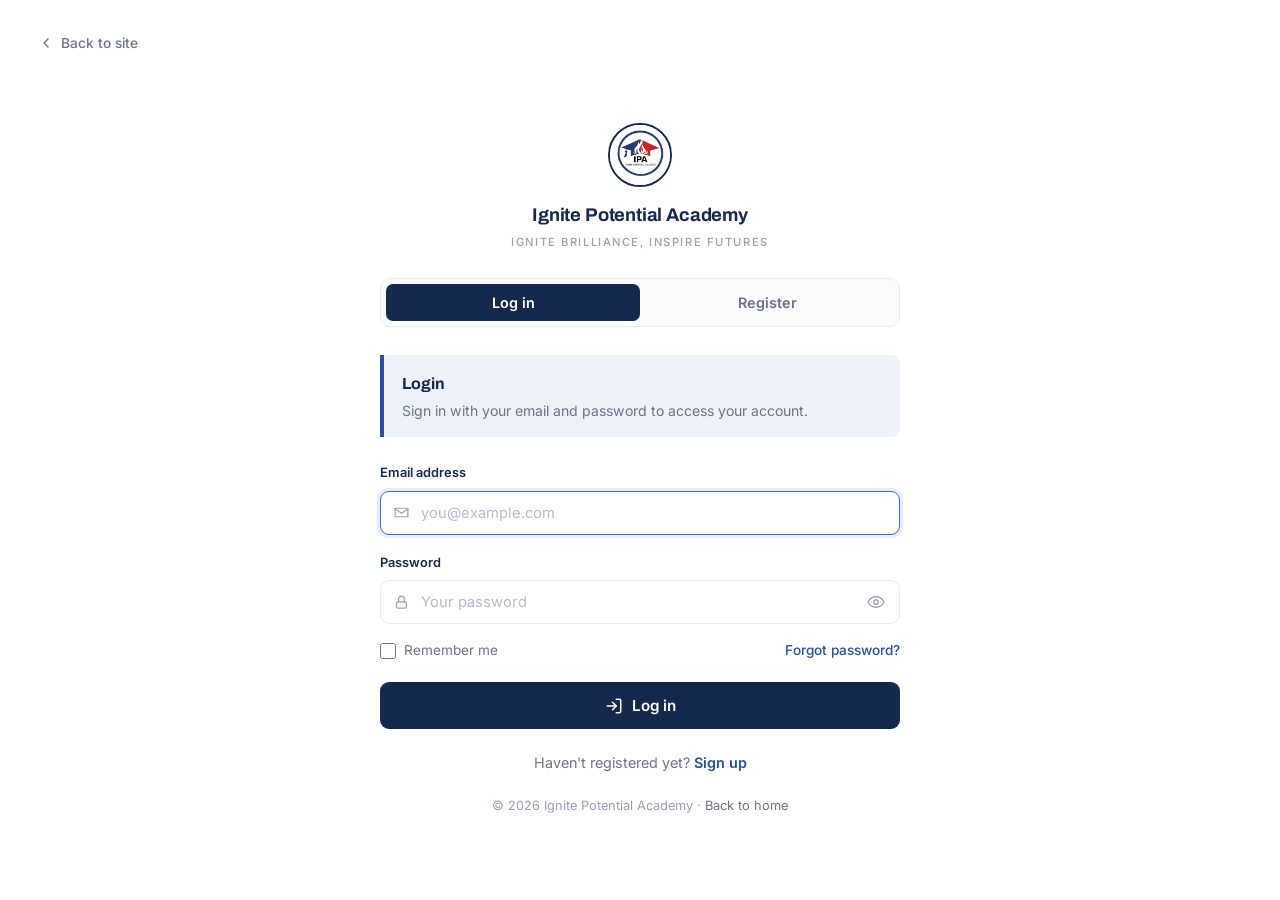
<file: frontend/user/loginregistration.html>
<!DOCTYPE html>
<html lang="en">
<head>
<meta charset="UTF-8">
<meta name="viewport" content="width=device-width, initial-scale=1.0">
<title>Ignite Potential Academy - Sign in or Register</title>
<link rel="preconnect" href="https://fonts.googleapis.com">
<link rel="preconnect" href="https://fonts.gstatic.com" crossorigin>
<link href="https://fonts.googleapis.com/css2?family=Archivo:wght@400;500;600;700;800;900&family=Inter:wght@400;450;500;600&display=swap" rel="stylesheet">
<link rel="stylesheet" href="loginregistration.css">
</head>
<body>

<a href="infopage.html" class="back-home">
  <svg viewBox="0 0 24 24"><polyline points="15 18 9 12 15 6"/></svg> Back to site
</a>

<main class="auth-wrap">

  <div class="auth-card">

    <!-- Logo on top, centered -->
    <div class="auth-logo">
      <span class="logo-badge"><img src="images/logo.png" alt="IPA logo" onerror="this.style.display='none';this.parentNode.textContent='IPA'"></span>
      <div class="auth-brand">Ignite Potential Academy</div>
      <div class="auth-slogan">Ignite Brilliance, Inspire Futures</div>
    </div>

    <!-- Toggle tabs -->
    <div class="auth-tabs">
      <button class="auth-tab is-active" id="tabLogin" type="button">Log in</button>
      <button class="auth-tab" id="tabRegister" type="button">Register</button>
      <span class="tab-slider" id="tabSlider"></span>
    </div>

    <!-- ============ LOGIN VIEW ============ -->
    <section class="auth-view is-active" id="viewLogin">
      <div class="info-panel">
        <h2>Login</h2>
        <p>Sign in with your email and password to access your account.</p>
      </div>

      <form class="auth-form" id="loginForm" novalidate>
        <div class="field">
          <label for="loginEmail">Email address</label>
          <div class="input-wrap">
            <svg class="fi" viewBox="0 0 24 24"><path d="M3 6h18v12H3Z"/><path d="m3 7 9 6 9-6"/></svg>
            <input type="email" id="loginEmail" name="email" placeholder="you@example.com" autocomplete="email" required>
          </div>
        </div>

        <div class="field">
          <label for="loginPassword">Password</label>
          <div class="input-wrap">
            <svg class="fi" viewBox="0 0 24 24"><rect x="5" y="11" width="14" height="9" rx="2"/><path d="M8 11V7a4 4 0 0 1 8 0v4"/></svg>
            <input type="password" id="loginPassword" name="password" placeholder="Your password" autocomplete="current-password" required>
            <button type="button" class="toggle-pw" aria-label="Show password" data-target="loginPassword">
              <svg viewBox="0 0 24 24"><path d="M1 12s4-7 11-7 11 7 11 7-4 7-11 7-11-7-11-7Z"/><circle cx="12" cy="12" r="3"/></svg>
            </button>
          </div>
        </div>

        <div class="field-row">
          <label class="check"><input type="checkbox" id="remember"><span>Remember me</span></label>
          <a href="#" class="text-link">Forgot password?</a>
        </div>

        <button type="submit" class="btn-submit">
          <svg viewBox="0 0 24 24"><path d="M15 3h4a2 2 0 0 1 2 2v14a2 2 0 0 1-2 2h-4"/><path d="M10 17l5-5-5-5"/><path d="M15 12H3"/></svg>
          Log in
        </button>

        <p class="switch-line">Haven't registered yet? <a href="#" class="switch-link" data-go="register">Sign up</a></p>
      </form>
    </section>

    <!-- ============ REGISTER VIEW ============ -->
    <section class="auth-view" id="viewRegister">
      <div class="info-panel">
        <h2>Register</h2>
        <p>Create an account by entering the learner and guardian details below.</p>
      </div>

      <form class="auth-form" id="registerForm" novalidate>

        <div class="form-group">
          <div class="group-head">
            <svg viewBox="0 0 24 24"><path d="M4 5.5A2.5 2.5 0 0 1 6.5 3H20v16H6.5A2.5 2.5 0 0 0 4 21.5Z"/></svg>
            Learner details
          </div>

          <div class="field-2">
            <div class="field">
              <label for="learnerName">Name &amp; surname</label>
              <div class="input-wrap">
                <svg class="fi" viewBox="0 0 24 24"><circle cx="12" cy="8" r="4"/><path d="M4 21c0-4.4 3.6-8 8-8s8 3.6 8 8"/></svg>
                <input type="text" id="learnerName" name="learnerName" placeholder="Name and surname" autocomplete="name" required>
              </div>
            </div>
            <div class="field">
              <label for="learnerGrade">Grade</label>
              <div class="input-wrap select-field">
                <svg class="fi" viewBox="0 0 24 24"><path d="M22 10 12 5 2 10l10 5 10-5Z"/><path d="M6 12v5c0 1 2.7 2.5 6 2.5s6-1.5 6-2.5v-5"/></svg>
                <select id="learnerGrade" name="learnerGrade" required>
                  <option value="" disabled selected>Select grade</option>
                  <option value="8">Grade 8</option>
                  <option value="9">Grade 9</option>
                  <option value="10">Grade 10</option>
                  <option value="11">Grade 11</option>
                  <option value="12">Grade 12</option>
                  <option value="matric-rewrite">Matric Rewrite</option>
                </select>
                <svg class="fi-chev" viewBox="0 0 24 24"><polyline points="6 9 12 15 18 9"/></svg>
              </div>
            </div>
          </div>

          <div class="field-2">
            <div class="field">
              <label for="learnerDob">Date of birth</label>
              <div class="input-wrap">
                <svg class="fi" viewBox="0 0 24 24"><rect x="3" y="4" width="18" height="18" rx="2"/><line x1="16" y1="2" x2="16" y2="6"/><line x1="8" y1="2" x2="8" y2="6"/><line x1="3" y1="10" x2="21" y2="10"/></svg>
                <input type="date" id="learnerDob" name="learnerDob" required>
              </div>
            </div>
            <div class="field"></div>
          </div>

          <div class="field-2">
            <div class="field">
              <label for="learnerWhatsapp">WhatsApp number</label>
              <div class="input-wrap">
                <svg class="fi" viewBox="0 0 24 24"><path d="M12 3a9 9 0 0 0-7.7 13.6L3 21l4.5-1.3A9 9 0 1 0 12 3Z"/></svg>
                <input type="tel" id="learnerWhatsapp" name="learnerWhatsapp" placeholder="WhatsApp number" autocomplete="tel" required>
              </div>
            </div>
            <div class="field">
              <label for="learnerEmail">Email</label>
              <div class="input-wrap">
                <svg class="fi" viewBox="0 0 24 24"><path d="M3 6h18v12H3Z"/><path d="m3 7 9 6 9-6"/></svg>
                <input type="email" id="learnerEmail" name="learnerEmail" placeholder="learner@example.com" autocomplete="email" required>
              </div>
            </div>
          </div>

          <div class="field-2">
            <div class="field">
              <label for="learnerProvince">Province</label>
              <div class="input-wrap select-field">
                <svg class="fi" viewBox="0 0 24 24"><path d="M12 21s-7-6.3-7-11a7 7 0 0 1 14 0c0 4.7-7 11-7 11Z"/><circle cx="12" cy="10" r="2.4"/></svg>
                <select id="learnerProvince" name="learnerProvince" required>
                  <option value="" disabled selected>Select province</option>
                  <option value="Eastern Cape">Eastern Cape</option>
                  <option value="Free State">Free State</option>
                  <option value="Gauteng">Gauteng</option>
                  <option value="KwaZulu-Natal">KwaZulu-Natal</option>
                  <option value="Limpopo">Limpopo</option>
                  <option value="Mpumalanga">Mpumalanga</option>
                  <option value="Northern Cape">Northern Cape</option>
                  <option value="North West">North West</option>
                  <option value="Western Cape">Western Cape</option>
                </select>
                <svg class="fi-chev" viewBox="0 0 24 24"><polyline points="6 9 12 15 18 9"/></svg>
              </div>
            </div>
            <div class="field">
              <label for="learnerSchool">Name of school</label>
              <div class="input-wrap">
                <svg class="fi" viewBox="0 0 24 24"><path d="M22 10 12 5 2 10l10 5 10-5Z"/><path d="M6 12v5c0 1 2.7 2.5 6 2.5s6-1.5 6-2.5v-5"/></svg>
                <input type="text" id="learnerSchool" name="learnerSchool" placeholder="Current school" required>
              </div>
            </div>
          </div>
        </div>

        <div class="form-group">
          <div class="group-head">
            <svg viewBox="0 0 24 24"><path d="M17 21v-2a4 4 0 0 0-4-4H5a4 4 0 0 0-4 4v2"/><circle cx="9" cy="7" r="4"/><path d="M23 21v-2a4 4 0 0 0-3-3.87"/><path d="M16 3.13a4 4 0 0 1 0 7.75"/></svg>
            Guardian details
          </div>

          <div class="field">
            <label for="guardianName">Name</label>
            <div class="input-wrap">
              <svg class="fi" viewBox="0 0 24 24"><circle cx="12" cy="8" r="4"/><path d="M4 21c0-4.4 3.6-8 8-8s8 3.6 8 8"/></svg>
              <input type="text" id="guardianName" name="guardianName" placeholder="Name and surname" autocomplete="name" required>
            </div>
          </div>

          <div class="field-2">
            <div class="field">
              <label for="guardianWhatsapp">WhatsApp number</label>
              <div class="input-wrap">
                <svg class="fi" viewBox="0 0 24 24"><path d="M12 3a9 9 0 0 0-7.7 13.6L3 21l4.5-1.3A9 9 0 1 0 12 3Z"/></svg>
                <input type="tel" id="guardianWhatsapp" name="guardianWhatsapp" placeholder="WhatsApp number" autocomplete="tel" required>
              </div>
            </div>
            <div class="field">
              <label for="guardianEmail">Email</label>
              <div class="input-wrap">
                <svg class="fi" viewBox="0 0 24 24"><path d="M3 6h18v12H3Z"/><path d="m3 7 9 6 9-6"/></svg>
                <input type="email" id="guardianEmail" name="guardianEmail" placeholder="guardian@example.com" autocomplete="email" required>
              </div>
            </div>
          </div>
        </div>

        <div class="form-group">
          <div class="group-head">
            <svg viewBox="0 0 24 24"><rect x="5" y="11" width="14" height="9" rx="2"/><path d="M8 11V7a4 4 0 0 1 8 0v4"/></svg>
            Account security
          </div>

          <div class="field-2">
            <div class="field">
              <label for="regPassword">Password</label>
              <div class="input-wrap">
                <svg class="fi" viewBox="0 0 24 24"><rect x="5" y="11" width="14" height="9" rx="2"/><path d="M8 11V7a4 4 0 0 1 8 0v4"/></svg>
                <input type="password" id="regPassword" name="password" placeholder="Create a password" autocomplete="new-password" required>
                <button type="button" class="toggle-pw" aria-label="Show password" data-target="regPassword">
                  <svg viewBox="0 0 24 24"><path d="M1 12s4-7 11-7 11 7 11 7-4 7-11 7-11-7-11-7Z"/><circle cx="12" cy="12" r="3"/></svg>
                </button>
              </div>
            </div>
            <div class="field">
              <label for="regPassword2">Confirm password</label>
              <div class="input-wrap">
                <svg class="fi" viewBox="0 0 24 24"><rect x="5" y="11" width="14" height="9" rx="2"/><path d="M8 11V7a4 4 0 0 1 8 0v4"/></svg>
                <input type="password" id="regPassword2" name="password2" placeholder="Re-enter password" autocomplete="new-password" required>
                <button type="button" class="toggle-pw" aria-label="Show password" data-target="regPassword2">
                  <svg viewBox="0 0 24 24"><path d="M1 12s4-7 11-7 11 7 11 7-4 7-11 7-11-7-11-7Z"/><circle cx="12" cy="12" r="3"/></svg>
                </button>
              </div>
            </div>
          </div>
        </div>

        <label class="check terms"><input type="checkbox" id="agree" required><span>I agree to the <a href="infopage.html" class="text-link">Terms</a> and <a href="infopage.html" class="text-link">Privacy Policy</a>.</span></label>

        <button type="submit" class="btn-submit">
          <svg viewBox="0 0 24 24"><path d="M15 3h4a2 2 0 0 1 2 2v14a2 2 0 0 1-2 2h-4"/><path d="M10 17l5-5-5-5"/><path d="M15 12H3"/></svg>
          Create account
        </button>

        <p class="switch-line">Already registered? <a href="#" class="switch-link" data-go="login">Log in</a></p>
      </form>
    </section>

  </div>

  <p class="auth-foot">© 2026 Ignite Potential Academy · <a href="infopage.html">Back to home</a></p>
</main>

<script src="../config.js"></script>
<script src="api.js"></script>
<script src="loginregistration.js"></script>
</body>
</html>
</file>
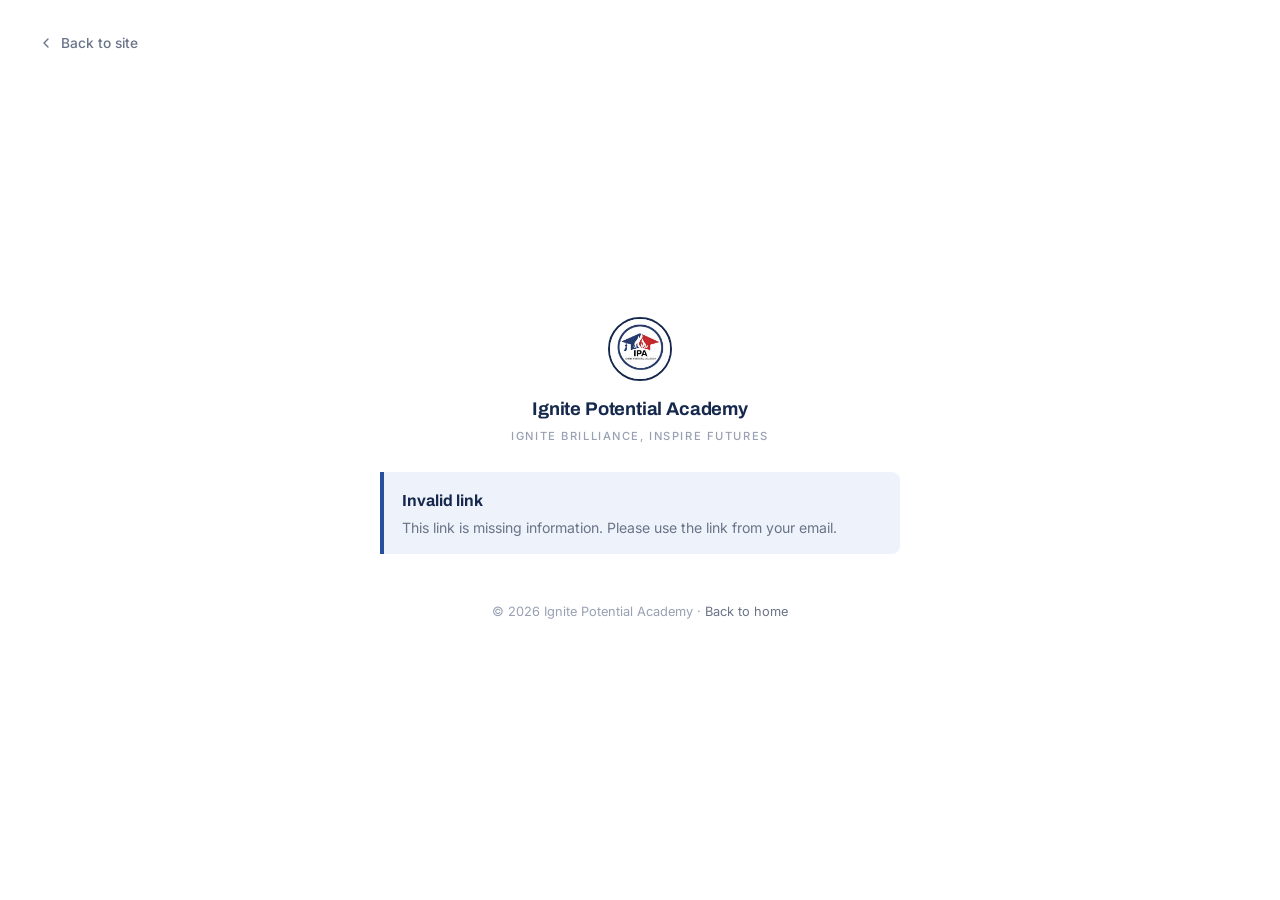
<file: frontend/user/optout.html>
<!DOCTYPE html>
<html lang="en">
<head>
<meta charset="UTF-8">
<meta name="viewport" content="width=device-width, initial-scale=1.0">
<title>Ignite Potential Academy - Not continuing</title>
<link rel="preconnect" href="https://fonts.googleapis.com">
<link rel="preconnect" href="https://fonts.gstatic.com" crossorigin>
<link href="https://fonts.googleapis.com/css2?family=Archivo:wght@400;500;600;700;800;900&family=Inter:wght@400;450;500;600&display=swap" rel="stylesheet">
<link rel="stylesheet" href="loginregistration.css">
</head>
<body>

<a href="infopage.html" class="back-home">
  <svg viewBox="0 0 24 24"><polyline points="15 18 9 12 15 6"/></svg> Back to site
</a>

<main class="auth-wrap">
  <div class="auth-card">

    <div class="auth-logo">
      <span class="logo-badge"><img src="images/logo.png" alt="IPA logo" onerror="this.style.display='none';this.parentNode.textContent='IPA'"></span>
      <div class="auth-brand">Ignite Potential Academy</div>
      <div class="auth-slogan">Ignite Brilliance, Inspire Futures</div>
    </div>

    <!-- loading -->
    <div class="info-panel" id="optLoading">
      <h2>One moment...</h2>
      <p>Checking your link.</p>
    </div>

    <!-- confirm form -->
    <div id="optForm" style="display:none">
      <div class="info-panel">
        <h2>Not continuing next month?</h2>
        <p id="optIntro"></p>
      </div>
      <form class="auth-form" id="optoutForm" novalidate>
        <label class="check terms"><input type="checkbox" id="optConfirm"><span id="optLabel"></span></label>
        <button type="submit" class="btn-submit">Confirm</button>
        <p class="switch-line">Changed your mind? Just close this page and nothing will change.</p>
      </form>
    </div>

    <!-- result / error -->
    <div class="info-panel" id="optDone" style="display:none">
      <h2></h2>
      <p></p>
    </div>

  </div>
  <p class="auth-foot">© 2026 Ignite Potential Academy · <a href="infopage.html">Back to home</a></p>
</main>

<script src="../config.js"></script>
<script src="api.js"></script>
<script src="optout.js"></script>
</body>
</html>
</file>
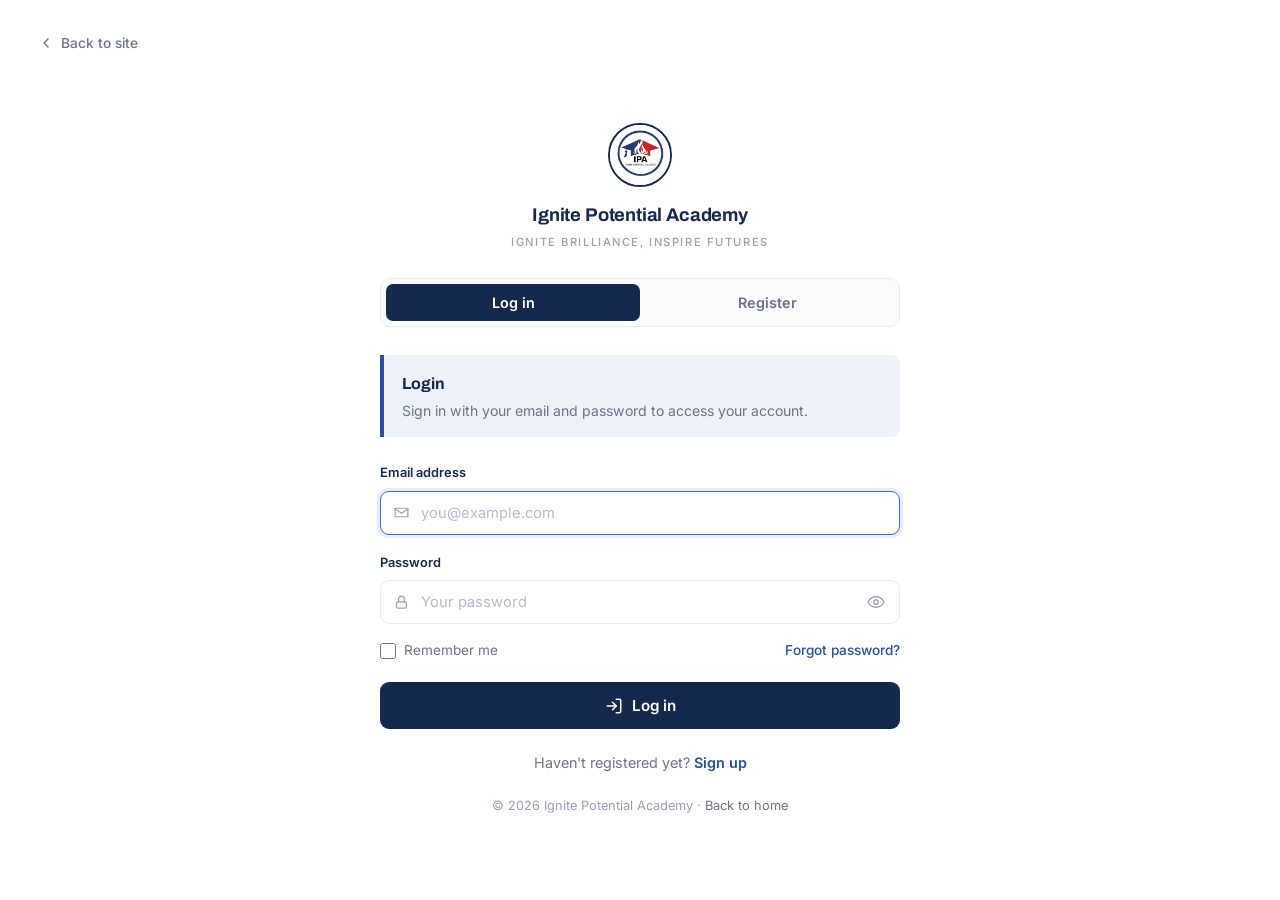
<file: frontend/user/userportal.html>
<!DOCTYPE html>
<html lang="en">
<head>
<meta charset="UTF-8">
<meta name="viewport" content="width=device-width, initial-scale=1.0">
<title>Ignite Potential Academy - Learner Portal</title>
<link rel="preconnect" href="https://fonts.googleapis.com">
<link rel="preconnect" href="https://fonts.gstatic.com" crossorigin>
<link href="https://fonts.googleapis.com/css2?family=Archivo:wght@400;500;600;700;800;900&family=Inter:wght@400;450;500;600&display=swap" rel="stylesheet">
<link rel="stylesheet" href="userportal.css">
</head>
<body>

<!-- TOP BAR -->
<header class="topbar">
  <div class="topbar-inner">
    <div class="tb-brand">
      <span class="logo-badge"><img src="images/logo.png" alt="IPA" onerror="this.style.display='none';this.parentNode.textContent='IPA'"></span>
      <div><div class="n">Ignite Potential Academy</div><div class="s">Learner Portal</div></div>
    </div>
    <div class="tb-right">
      <span class="tb-name">Learner name</span>
      <button class="tb-edit" id="editToggle"><svg viewBox="0 0 24 24"><path d="M11 4H4a2 2 0 0 0-2 2v14a2 2 0 0 0 2 2h14a2 2 0 0 0 2-2v-7"/><path d="M18.5 2.5a2.1 2.1 0 0 1 3 3L12 15l-4 1 1-4Z"/></svg> <span>Edit info</span></button>
      <button class="tb-logout"><svg viewBox="0 0 24 24"><path d="M9 21H5a2 2 0 0 1-2-2V5a2 2 0 0 1 2-2h4"/><polyline points="16 17 21 12 16 7"/><line x1="21" y1="12" x2="9" y2="12"/></svg> <span>Log out</span></button>
    </div>
  </div>
</header>

<!-- EDIT INFO PANEL -->
<div class="edit-panel" id="editPanel">
  <div class="edit-inner">
    <div class="edit-head">
      <div>
        <h2>Edit your details</h2>
        <p>Update your personal information. Changes are saved to your account.</p>
      </div>
      <button class="edit-close" id="editClose" aria-label="Close"><svg viewBox="0 0 24 24"><line x1="18" y1="6" x2="6" y2="18"/><line x1="6" y1="6" x2="18" y2="18"/></svg></button>
    </div>
    <form class="edit-form" id="editForm">
      <div class="ef-grid">
        <div class="ef-field">
          <label for="eiName">Name &amp; surname</label>
          <input type="text" id="eiName" value="Learner Name" required>
        </div>
        <div class="ef-field">
          <label for="eiDob">Date of birth</label>
          <input type="date" id="eiDob" required>
        </div>
        <div class="ef-field">
          <label for="eiGrade">Grade</label>
          <div class="ef-select">
            <select id="eiGrade" required>
              <option value="8">Grade 8</option>
              <option value="9">Grade 9</option>
              <option value="10" selected>Grade 10</option>
              <option value="11">Grade 11</option>
              <option value="12">Grade 12</option>
              <option value="matric-rewrite">Matric Rewrite</option>
            </select>
            <svg viewBox="0 0 24 24"><polyline points="6 9 12 15 18 9"/></svg>
          </div>
        </div>
        <div class="ef-field">
          <label for="eiSchool">Name of school</label>
          <input type="text" id="eiSchool" value="Current School" required>
        </div>
        <div class="ef-field">
          <label for="eiProvince">Province</label>
          <div class="ef-select">
            <select id="eiProvince" required>
              <option value="Eastern Cape">Eastern Cape</option>
              <option value="Free State">Free State</option>
              <option value="Gauteng" selected>Gauteng</option>
              <option value="KwaZulu-Natal">KwaZulu-Natal</option>
              <option value="Limpopo">Limpopo</option>
              <option value="Mpumalanga">Mpumalanga</option>
              <option value="Northern Cape">Northern Cape</option>
              <option value="North West">North West</option>
              <option value="Western Cape">Western Cape</option>
            </select>
            <svg viewBox="0 0 24 24"><polyline points="6 9 12 15 18 9"/></svg>
          </div>
        </div>
      </div>
      <div class="ef-actions">
        <button type="button" class="ef-cancel" id="editCancel">Cancel</button>
        <button type="submit" class="ef-save">Save changes</button>
      </div>
    </form>
  </div>
</div>

<div class="shell">

  <div class="page-head">
    <h1 id="pageTitle">Complete your enrolment</h1>
    <p id="pageSub">Choose a package, upload your proof of payment, and we'll review it shortly.</p>
  </div>

  <!-- BILLING NOTICE (late fee / opted out / disabled) - filled by JS -->
  <div class="billing-notice" id="billingNotice" style="display:none"></div>

  <!-- PORTAL TABS -->
  <div class="portal-tabs">
    <button type="button" class="ptab active" id="tabEnrol" data-view="enrol">New enrolment</button>
    <button type="button" class="ptab" id="tabSubs" data-view="subs">My submissions</button>
  </div>

  <!-- ============ ENROL VIEW (the stepped flow) ============ -->
  <div id="viewEnrol">

  <!-- STEP PROGRESS -->
  <div class="steps-bar">
    <div class="step-node active" id="node1"><span class="step-num" id="num1">1</span><span class="step-label">Select package</span></div>
    <span class="step-line"></span>
    <div class="step-node" id="node2"><span class="step-num" id="num2">2</span><span class="step-label">Proof of payment</span></div>
    <span class="step-line"></span>
    <div class="step-node" id="node3"><span class="step-num" id="num3">3</span><span class="step-label">Confirmation</span></div>
  </div>

  <!-- ===== STEP 1: PACKAGE ===== -->
  <section class="panel active" id="panel1">
    <div class="card">
      <div class="card-title">Choose your package</div>
      <div class="card-sub">Live online sessions each month, scaling with the plan you choose. Select the one that suits you.</div>

      <div class="pkg-grid">
        <div class="pkg" data-pkg="Group · 1 Subject" data-price="R350 / month" data-max="1">
          <div class="tick"><svg viewBox="0 0 24 24"><polyline points="20 6 9 17 4 12"/></svg></div>
          <div class="plan">Group · 1 Subject</div>
          <div class="price"><span class="r">R</span><span class="n">350</span><span class="per">/mo</span></div>
          <div class="desc">8 live sessions per month + recorded lessons.</div>
        </div>
        <div class="pkg" data-pkg="Group · 2 Subjects" data-price="R650 / month" data-max="2">
          <div class="tick"><svg viewBox="0 0 24 24"><polyline points="20 6 9 17 4 12"/></svg></div>
          <div class="plan">Group · 2 Subjects</div>
          <div class="price"><span class="r">R</span><span class="n">650</span><span class="per">/mo</span></div>
          <div class="desc">16 live sessions per month + recorded lessons.</div>
        </div>
        <div class="pkg" data-pkg="Group · 3 Subjects" data-price="R950 / month" data-max="3">
          <div class="tick"><svg viewBox="0 0 24 24"><polyline points="20 6 9 17 4 12"/></svg></div>
          <div class="plan">Group · 3 Subjects</div>
          <div class="price"><span class="r">R</span><span class="n">950</span><span class="per">/mo</span></div>
          <div class="desc">24 live sessions per month + recorded lessons.</div>
        </div>
        <div class="pkg" data-pkg="Group · 4 Subjects" data-price="R1250 / month" data-max="4">
          <div class="tick"><svg viewBox="0 0 24 24"><polyline points="20 6 9 17 4 12"/></svg></div>
          <div class="plan">Group · 4 Subjects</div>
          <div class="price"><span class="r">R</span><span class="n">1250</span><span class="per">/mo</span></div>
          <div class="desc">32 live sessions per month + recorded lessons.</div>
        </div>
        <div class="pkg pkg-wide" data-pkg="One-on-One Sessions" data-price="R250 / hour" data-rate="250" data-hourly="true" data-max="4">
          <div class="tick"><svg viewBox="0 0 24 24"><polyline points="20 6 9 17 4 12"/></svg></div>
          <div class="pw-left">
            <div class="plan">One-on-One Sessions</div>
            <div class="desc">Personalised private tutoring, booked by the hour.</div>
          </div>
          <div class="price"><span class="r">R</span><span class="n">250</span><span class="per">/hr</span></div>
        </div>
      </div>

      <!-- hours selector (only for one-on-one) -->
      <div class="hours-box" id="hoursBox">
        <div class="hb-head"><svg viewBox="0 0 24 24"><circle cx="12" cy="12" r="9"/><polyline points="12 7 12 12 15 14"/></svg> One-on-one is billed per subject, per hour. Choose up to 4 subjects and set hours for each.</div>
      </div>

      <!-- subject selector -->
      <div class="subj-box" id="subjBox">
        <div class="sb-head">
          <span><svg viewBox="0 0 24 24"><path d="M4 5.5A2.5 2.5 0 0 1 6.5 3H20v15H6.5A2.5 2.5 0 0 0 4 20.5Z"/></svg> <span id="subjLabel">Select your subject</span></span>
          <span class="sb-count" id="subjCount">0 / 1 selected</span>
        </div>
        <div class="subj-grid" id="subjGrid">
          <!-- filled by JS -->
        </div>
      </div>

      <div class="bank-note">
        <div class="bn-head"><svg viewBox="0 0 24 24"><path d="M3 10 12 4l9 6"/><path d="M4 10v9h16v-9"/><path d="M3 21h18"/></svg> Banking details for EFT</div>
        <div class="bank-row"><span>Account holder</span><b>Mr L Chivambo</b></div>
        <div class="bank-row"><span>Bank</span><b>ABSA</b></div>
        <div class="bank-row"><span>Account number</span><b>4124 9754 48</b></div>
        <div class="bank-row"><span>Registration fee</span><b>R100 (once-off)</b></div>
        <div class="bank-row"><span>Reference</span><b class="ref-hl">Your Name &amp; Surname + 100REG</b></div>
      </div>
    </div>

    <div class="receipt" id="receiptBox">
      <div class="rc-head">
        <svg viewBox="0 0 24 24"><path d="M5 3v18l2-1.2L9 21l2-1.2L13 21l2-1.2L17 21l2-1.2V3l-2 1.2L15 3l-2 1.2L11 3 9 4.2 7 3Z"/><line x1="8" y1="8" x2="16" y2="8"/><line x1="8" y1="12" x2="16" y2="12"/></svg>
        Order summary
      </div>
      <div class="rc-lines" id="rcLines"></div>
      <div class="rc-fee">
        <span>Registration fee (once-off)</span><b>R100</b>
      </div>
      <div class="rc-fee rc-late" id="rcLateRow" style="display:none">
        <span>Late fee (missed payment)</span><b id="rcLateAmt">R0</b>
      </div>
      <div class="rc-total">
        <div class="rc-t-lbl">Total due<span id="rcNote"></span></div>
        <div class="rc-t-amt" id="totalAmt">—</div>
      </div>
      <div class="rc-hint" id="rcHint">Pay by EFT using the banking details above, then upload your proof on the next step.</div>
    </div>

    <div class="step-actions">
      <span class="spacer"></span>
      <button type="button" class="btn btn-primary" id="toStep2" disabled>Continue <svg viewBox="0 0 24 24"><path d="M5 12h14"/><path d="m12 5 7 7-7 7"/></svg></button>
    </div>
  </section>

  <!-- ===== STEP 2: UPLOAD ===== -->
  <section class="panel" id="panel2">
    <div class="card">
      <div class="card-title">Upload proof of payment</div>
      <div class="card-sub">Attach a screenshot or PDF of your EFT / deposit confirmation.</div>

      <label class="drop" id="drop">
        <svg viewBox="0 0 24 24"><path d="M21 15v4a2 2 0 0 1-2 2H5a2 2 0 0 1-2-2v-4"/><polyline points="17 8 12 3 7 8"/><line x1="12" y1="3" x2="12" y2="15"/></svg>
        <div class="dt">Click to upload, or drag &amp; drop</div>
        <div class="ds">PNG, JPG or PDF · up to 5MB</div>
        <input type="file" id="fileInput" accept="image/*,application/pdf">
      </label>

      <div class="file-preview" id="filePreview">
        <div class="fp-icon" id="fpIcon"><svg viewBox="0 0 24 24"><path d="M14 2H6a2 2 0 0 0-2 2v16a2 2 0 0 0 2 2h12a2 2 0 0 0 2-2V8Z"/><polyline points="14 2 14 8 20 8"/></svg></div>
        <div class="fp-info"><div class="fn" id="fpName">file.png</div><div class="fs" id="fpSize">—</div></div>
        <button class="fp-remove" id="fpRemove"><svg viewBox="0 0 24 24"><line x1="18" y1="6" x2="6" y2="18"/><line x1="6" y1="6" x2="18" y2="18"/></svg></button>
      </div>
    </div>

    <div class="step-actions">
      <button class="btn btn-ghost" id="backTo1"><svg viewBox="0 0 24 24"><path d="M19 12H5"/><path d="m12 19-7-7 7-7"/></svg> Back</button>
      <span class="spacer"></span>
      <button type="button" class="btn btn-primary" id="toStep3" disabled>Submit for approval <svg viewBox="0 0 24 24"><polyline points="20 6 9 17 4 12"/></svg></button>
    </div>
  </section>

  <!-- ===== STEP 3: STATUS ===== -->
  <section class="panel" id="panel3">
    <div class="card">
      <div class="status-wrap">
        <div class="status-icon"><svg viewBox="0 0 24 24"><circle cx="12" cy="12" r="9"/><polyline points="12 7 12 12 15 14"/></svg></div>
        <h2>Submitted successfully</h2>
        <p>Your enrolment is now pending review by the academy.</p>
        <div class="pill pending"><svg viewBox="0 0 24 24"><circle cx="12" cy="12" r="9"/><polyline points="12 7 12 12 15 14"/></svg> Pending approval</div>

        <div class="summary">
          <h4>Submission summary</h4>
          <div class="sum-row"><span class="k">Package</span><span class="v" id="sumPkg">—</span></div>
          <div class="sum-row"><span class="k">Subject(s)</span><span class="v" id="sumSubjects">—</span></div>
          <div class="sum-row"><span class="k">Amount</span><span class="v" id="sumPrice">—</span></div>
          <div class="sum-row"><span class="k">Proof of payment</span><span class="v ok"><svg viewBox="0 0 24 24"><polyline points="20 6 9 17 4 12"/></svg> Uploaded</span></div>
          <div class="sum-row"><span class="k">Status</span><span class="v" style="color:var(--amber)">Awaiting admin</span></div>
        </div>

        <div class="wa-note">
          <div class="wi"><svg viewBox="0 0 24 24"><path d="M12 3a9 9 0 0 0-7.7 13.6L3 21l4.5-1.3A9 9 0 1 0 12 3Z"/></svg></div>
          <p>Once the admin <b>approves your payment</b>, you'll be added to the IPA <b>WhatsApp group</b> where classes and updates are shared.</p>
        </div>
      </div>
    </div>

    <div class="step-actions">
      <button type="button" class="btn btn-primary" id="backTo2">Go to My submissions <svg viewBox="0 0 24 24"><path d="M5 12h14"/><path d="m12 5 7 7-7 7"/></svg></button>
      <span class="spacer"></span>
    </div>
  </section>

  </div><!-- /viewEnrol -->

  <!-- ============ MY SUBMISSIONS VIEW ============ -->
  <div id="viewSubs" style="display:none">
    <div class="subs-wrap" id="subsList">
      <div class="subs-empty" id="subsEmpty" style="display:none">
        <svg viewBox="0 0 24 24"><path d="M14 2H6a2 2 0 0 0-2 2v16a2 2 0 0 0 2 2h12a2 2 0 0 0 2-2V8Z"/><polyline points="14 2 14 8 20 8"/></svg>
        <div class="se-t">No submissions yet</div>
        <div class="se-s">Your enrolments will appear here once you submit one.</div>
      </div>
    </div>
  </div>

</div>

<!-- ===== PRINTABLE RECEIPT (hidden until print) ===== -->
<div id="receiptPrint" class="receipt-print" aria-hidden="true"></div>

<script src="../config.js"></script>
<script src="api.js"></script>
<script src="userportal.js"></script>
</body>
</html>
</file>
<file: frontend/customer/custdashboard.css>
:root{
  --navy:#16294d; --blue:#284f9e; --blue-bright:#3b6fe0; --blue-soft:#5a79bd;
  --red:#b23a34; --green:#1f9d63; --green-bg:#eafaf1; --amber:#c98a1e; --amber-bg:#fdf3e0;
  --ink:#1b2436; --muted:#6a7488; --faint:#98a1b3;
  --line:#e8ebf1; --line-soft:#f0f2f6; --bg:#ffffff; --cream:#f7f9fc;
}
*{box-sizing:border-box;margin:0;padding:0}
body{font-family:'Inter',system-ui,sans-serif;color:var(--ink);background:var(--cream);min-height:100vh;-webkit-font-smoothing:antialiased;line-height:1.6}
a{text-decoration:none;color:inherit}
h1,h2,h3,h4{font-family:'Archivo',sans-serif;letter-spacing:-.01em;color:var(--navy)}
button{font-family:inherit}

/* ===== TOP BAR (white, matches user portal) ===== */
.topbar{background:#fff;color:var(--ink);border-bottom:1px solid var(--line);position:sticky;top:0;z-index:30}
.topbar-inner{max-width:1140px;margin:0 auto;padding:0 24px;height:68px;display:flex;align-items:center;justify-content:space-between}
.tb-brand{display:flex;align-items:center;gap:11px}
.logo-badge{width:38px;height:38px;border-radius:50%;border:1.5px solid var(--navy);display:flex;align-items:center;justify-content:center;overflow:hidden;color:var(--navy);font-family:'Archivo';font-weight:700;font-size:.78rem;flex:0 0 auto}
.logo-badge img{width:100%;height:100%;object-fit:cover}
.tb-brand .n{font-family:'Archivo';font-weight:700;font-size:.98rem;color:var(--navy);line-height:1.1}
.tb-brand .s{font-size:.6rem;letter-spacing:.13em;text-transform:uppercase;color:var(--faint);font-weight:500}
.tb-right{display:flex;align-items:center;gap:14px}
.tb-user{display:flex;align-items:center;gap:9px}
.tb-avatar{width:32px;height:32px;border-radius:50%;background:var(--navy);color:#fff;display:flex;align-items:center;justify-content:center;font-family:'Archivo';font-weight:700;font-size:.8rem}
.tb-user .tb-name{font-size:.86rem;color:var(--navy);font-weight:600}
.tb-user .tb-role{font-size:.68rem;color:var(--faint)}
.tb-logout{display:inline-flex;align-items:center;gap:6px;font-size:.82rem;color:var(--muted);padding:7px 12px;border:1px solid var(--line);border-radius:8px;cursor:pointer;background:#fff;transition:all .2s}
.tb-logout:hover{border-color:var(--navy);color:var(--navy)}
.tb-logout svg{width:15px;height:15px;stroke:currentColor;stroke-width:2;fill:none;stroke-linecap:round;stroke-linejoin:round}

/* ===== SHELL ===== */
.shell{max-width:1140px;margin:0 auto;padding:32px 24px 60px}
.page-head{margin-bottom:24px}
.page-head h1{font-size:1.7rem;font-weight:700}
.page-head p{color:var(--muted);font-size:.96rem;margin-top:3px}

/* ===== STAT CARDS ===== */
.stats{display:grid;grid-template-columns:repeat(4,1fr);gap:16px;margin-bottom:28px}
.stat{background:#fff;border:1px solid var(--line);border-radius:14px;padding:18px 20px;position:relative;overflow:hidden}
.stat .ic{width:38px;height:38px;border-radius:10px;display:flex;align-items:center;justify-content:center;margin-bottom:12px}
.stat .ic svg{width:20px;height:20px;stroke-width:1.8;fill:none;stroke-linecap:round;stroke-linejoin:round}
.stat.total .ic{background:#eef3fb}.stat.total .ic svg{stroke:var(--blue)}
.stat.pending .ic{background:var(--amber-bg)}.stat.pending .ic svg{stroke:var(--amber)}
.stat.approved .ic{background:var(--green-bg)}.stat.approved .ic svg{stroke:var(--green)}
.stat.revenue .ic{background:#f0eefb}.stat.revenue .ic svg{stroke:#6b4fd0}
.rand-ic{font-family:'Archivo';font-weight:800;font-size:1.1rem;color:#6b4fd0}
.stat .num{font-family:'Archivo';font-weight:800;font-size:1.7rem;color:var(--navy);line-height:1}
.stat .lbl{font-size:.82rem;color:var(--muted);margin-top:4px}

/* ===== TOOLBAR (filter + search) ===== */
.toolbar{background:#fff;border:1px solid var(--line);border-radius:14px;padding:18px 20px;margin-bottom:18px;display:flex;align-items:center;gap:16px;flex-wrap:wrap}
.tool-group{display:flex;flex-direction:column;gap:6px}
.tool-group label{font-size:.72rem;font-weight:600;letter-spacing:.05em;text-transform:uppercase;color:var(--muted)}
.select-wrap{position:relative}
.select-wrap svg{position:absolute;right:12px;top:50%;transform:translateY(-50%);width:16px;height:16px;stroke:var(--muted);stroke-width:2;fill:none;pointer-events:none}
select.grade-select{appearance:none;-webkit-appearance:none;padding:10px 38px 10px 14px;border:1px solid var(--line);border-radius:9px;font-family:'Inter';font-size:.9rem;font-weight:500;color:var(--navy);background:#fff;cursor:pointer;min-width:180px}
select.grade-select:focus{outline:none;border-color:var(--blue-bright);box-shadow:0 0 0 3px rgba(59,111,224,.12)}
.search-wrap{position:relative;flex:1;min-width:200px}
.search-wrap svg{position:absolute;left:13px;top:50%;transform:translateY(-50%);width:17px;height:17px;stroke:var(--faint);stroke-width:1.8;fill:none;stroke-linecap:round;stroke-linejoin:round}
.search-wrap input{width:100%;padding:10px 14px 10px 40px;border:1px solid var(--line);border-radius:9px;font-family:'Inter';font-size:.9rem;color:var(--ink)}
.search-wrap input:focus{outline:none;border-color:var(--blue-bright);box-shadow:0 0 0 3px rgba(59,111,224,.12)}
.search-wrap{align-self:flex-end}
.result-count{align-self:flex-end;font-size:.85rem;color:var(--muted);white-space:nowrap}
.result-count b{color:var(--navy)}

/* ===== TABLE (desktop) ===== */
.table-card{background:#fff;border:1px solid var(--line);border-radius:14px;overflow:hidden}
.tbl{width:100%;border-collapse:collapse}
.tbl thead th{text-align:left;font-size:.72rem;font-weight:600;letter-spacing:.05em;text-transform:uppercase;color:var(--muted);padding:14px 20px;border-bottom:1px solid var(--line);background:var(--cream)}
.tbl tbody td{padding:16px 20px;border-bottom:1px solid var(--line-soft);font-size:.92rem;vertical-align:middle}
.tbl tbody tr:last-child td{border-bottom:none}
.tbl tbody tr{transition:background .15s}
.tbl tbody tr:hover{background:var(--cream)}
.cell-name{display:flex;align-items:center;gap:12px}
.cell-avatar{width:38px;height:38px;border-radius:10px;background:#eef3fb;color:var(--blue);display:flex;align-items:center;justify-content:center;flex:0 0 auto}
.cell-avatar svg{width:20px;height:20px;stroke:var(--blue);stroke-width:1.7;fill:none;stroke-linecap:round;stroke-linejoin:round}
.cell-name .info .nm{font-weight:600;color:var(--navy)}
.cell-name .info .sub{font-size:.78rem;color:var(--faint)}
.pkg-tag{display:inline-block;font-size:.8rem;color:var(--navy);font-weight:500}
.pkg-tag .pt-sub{display:block;font-size:.74rem;color:var(--faint);font-weight:400}
.badge{display:inline-flex;align-items:center;gap:6px;font-size:.74rem;font-weight:600;padding:5px 11px;border-radius:999px;white-space:nowrap}
.badge svg{width:12px;height:12px;stroke-width:2.3;fill:none;stroke-linecap:round;stroke-linejoin:round}
.badge.pending{background:var(--amber-bg);color:var(--amber)}
.badge.approved{background:var(--green-bg);color:var(--green)}
.badge.noproof{background:#f2f4f8;color:var(--faint)}
.btn-view{display:inline-flex;align-items:center;gap:8px;background:#fff;color:var(--navy);border:1.5px solid var(--line);border-radius:9px;padding:8px 16px;font-size:.84rem;font-weight:600;cursor:pointer;transition:all .22s cubic-bezier(.3,.7,.4,1);position:relative;overflow:hidden}
.btn-view svg{width:15px;height:15px;stroke:var(--blue);stroke-width:2;fill:none;stroke-linecap:round;stroke-linejoin:round;transition:stroke .22s;position:relative;z-index:1}
.btn-view span{position:relative;z-index:1;transition:color .22s}
.btn-view::before{content:"";position:absolute;inset:0;background:var(--navy);transform:translateX(-101%);transition:transform .28s cubic-bezier(.3,.7,.4,1)}
.btn-view:hover{border-color:var(--navy);box-shadow:0 6px 16px -8px rgba(22,41,77,.45)}
.btn-view:hover::before{transform:translateX(0)}
.btn-view:hover svg{stroke:#fff}
.btn-view:hover span{color:#fff}
.btn-view:active{transform:translateY(1px)}
.btn-view:hover{background:var(--blue)}
.btn-view svg{width:15px;height:15px;stroke:#fff;stroke-width:2;fill:none;stroke-linecap:round;stroke-linejoin:round}

/* empty state */
.empty{padding:60px 20px;text-align:center;color:var(--faint)}
.empty svg{width:48px;height:48px;stroke:#c3cde0;stroke-width:1.3;fill:none;stroke-linecap:round;stroke-linejoin:round;margin-bottom:14px}
.empty .et{font-weight:600;color:var(--muted);font-size:1rem}
.empty .es{font-size:.88rem;margin-top:4px}

/* ===== MOBILE CARDS (hidden on desktop) ===== */
.cards-list{display:none;flex-direction:column;gap:12px}
.rc{background:#fff;border:1px solid var(--line);border-radius:12px;padding:16px}
.rc-top{display:flex;align-items:center;gap:12px;margin-bottom:14px}
.rc-top .info{flex:1;min-width:0}
.rc-top .info .nm{font-weight:600;color:var(--navy)}
.rc-top .info .sub{font-size:.78rem;color:var(--faint)}
.rc-meta{display:flex;justify-content:space-between;align-items:center;gap:10px;margin-bottom:14px;flex-wrap:wrap}
.rc-meta .pkg-tag{font-size:.85rem}
.rc .btn-view{width:100%;justify-content:center;padding:11px}

/* ===== MODAL ===== */
.modal-overlay{position:fixed;inset:0;background:rgba(16,26,48,.55);backdrop-filter:blur(3px);display:none;align-items:center;justify-content:center;padding:20px;z-index:50}
.modal-overlay.open{display:flex;animation:fadeIn .25s ease}
@keyframes fadeIn{from{opacity:0}to{opacity:1}}
.modal{background:#fff;border-radius:18px;width:100%;max-width:560px;max-height:90vh;overflow:hidden;display:flex;flex-direction:column;animation:pop .3s cubic-bezier(.2,.8,.3,1)}
@keyframes pop{from{transform:scale(.94) translateY(10px);opacity:0}to{transform:none;opacity:1}}
.modal-head{padding:22px 24px;border-bottom:1px solid var(--line);display:flex;align-items:center;gap:14px}
.modal-head .cell-avatar{width:46px;height:46px;border-radius:12px}
.modal-head .cell-avatar svg{width:24px;height:24px}
.modal-head .mh-info{flex:1;min-width:0}
.modal-head .mh-info h3{font-size:1.15rem;font-weight:700}
.modal-head .mh-info .sub{font-size:.82rem;color:var(--muted)}
.modal-close{background:none;border:none;cursor:pointer;color:var(--faint);padding:6px;display:flex;border-radius:8px;transition:all .2s}
.modal-close:hover{background:var(--cream);color:var(--navy)}
.modal-close svg{width:22px;height:22px;stroke:currentColor;stroke-width:2;fill:none;stroke-linecap:round;stroke-linejoin:round}
.modal-body{padding:22px 24px;overflow-y:auto}
.m-section{margin-bottom:22px}
.m-section:last-child{margin-bottom:0}
.m-label{font-size:.72rem;font-weight:600;letter-spacing:.06em;text-transform:uppercase;color:var(--muted);margin-bottom:12px;display:flex;align-items:center;gap:7px}
.m-label svg{width:15px;height:15px;stroke:var(--blue);stroke-width:1.8;fill:none;stroke-linecap:round;stroke-linejoin:round}
/* contact grid */
.contact-grid{display:grid;grid-template-columns:1fr 1fr;gap:12px}
.contact-item{background:var(--cream);border:1px solid var(--line);border-radius:10px;padding:11px 13px}
.contact-item .ci-lbl{font-size:.68rem;letter-spacing:.05em;text-transform:uppercase;color:var(--faint);font-weight:600}
.contact-item .ci-val{font-size:.86rem;color:var(--navy);font-weight:500;margin-top:2px;word-break:break-word}
/* receipt lines */
.m-receipt{border:1px solid var(--line);border-radius:12px;overflow:hidden}
.m-rc-line{display:flex;align-items:center;justify-content:space-between;gap:12px;padding:12px 16px;border-bottom:1px dashed var(--line);font-size:.9rem}
.m-rc-line:last-of-type{border-bottom:none}
.m-rc-line .l .nm{font-weight:600;color:var(--navy)}
.m-rc-line .l .meta{font-size:.76rem;color:var(--muted)}
.m-rc-line .amt{font-family:'Archivo';font-weight:600;color:var(--navy);white-space:nowrap}
.m-rc-total{display:flex;align-items:center;justify-content:space-between;background:var(--navy);color:#fff;padding:14px 16px}
.m-rc-total .tl{font-size:.86rem;color:#c2cee6}
.m-rc-total .ta{font-family:'Archivo';font-weight:700;font-size:1.3rem}
/* proof */
.proof-box{border:1px solid var(--line);border-radius:12px;overflow:hidden}
.proof-img{width:100%;max-height:280px;object-fit:contain;background:var(--cream);display:block;cursor:zoom-in}
.proof-none{padding:26px 20px;text-align:center;background:var(--cream);color:var(--faint)}
.proof-none svg{width:34px;height:34px;stroke:#c3cde0;stroke-width:1.4;fill:none;stroke-linecap:round;stroke-linejoin:round;margin-bottom:8px}
.proof-foot{display:flex;align-items:center;justify-content:space-between;gap:10px;padding:11px 14px;border-top:1px solid var(--line);font-size:.8rem;color:var(--muted)}
.proof-foot a{color:var(--blue);font-weight:600}
/* modal footer */
.modal-foot{padding:18px 24px;border-top:1px solid var(--line);display:flex;align-items:center;gap:12px;background:#fff}
.status-inline{display:flex;align-items:center;gap:8px;font-size:.86rem;font-weight:600;flex:1}
.status-inline.pending{color:var(--amber)}
.status-inline.approved{color:var(--green)}
.status-inline svg{width:17px;height:17px;stroke-width:2.2;fill:none;stroke-linecap:round;stroke-linejoin:round}
.btn{display:inline-flex;align-items:center;justify-content:center;gap:8px;font-weight:600;font-size:.9rem;padding:12px 20px;border-radius:9px;cursor:pointer;border:1px solid transparent;transition:all .2s}
.btn svg{width:17px;height:17px;stroke-width:2;fill:none;stroke-linecap:round;stroke-linejoin:round}
.btn-approve{background:var(--green);color:#fff}
.btn-approve svg{stroke:#fff}
.btn-approve:hover{background:#1a8654}
.btn-approve:disabled{background:#c9d3c9;cursor:not-allowed}
.btn-reject{background:#fff;color:var(--red);border-color:#f0d5d3}
.btn-reject:hover{background:#fdf0ef}

/* lightbox for proof */
.lightbox{position:fixed;inset:0;background:rgba(0,0,0,.85);display:none;align-items:center;justify-content:center;padding:24px;z-index:60;cursor:zoom-out}
.lightbox.open{display:flex}
.lightbox img{max-width:100%;max-height:100%;border-radius:6px}

.btn-dereg{background:#fff;color:var(--red);border:1px solid #f0d5d3;margin-right:auto}
.btn-dereg:hover{background:#fdf0ef;border-color:var(--red)}

@media(max-width:900px){
  .stats{grid-template-columns:1fr 1fr}
  .table-card{display:none}
  .cards-list{display:flex}
  .search-wrap{order:3;flex:1 1 100%}
  .result-count{order:2}
}
@media(max-width:560px){
  .shell{padding:22px 16px 48px}
  .topbar-inner{padding:0 16px;height:58px}
  .tb-brand .s{display:none}
  .tb-brand .n{font-size:0}
  .tb-brand .n::after{content:"IPA";font-size:1rem;font-family:'Archivo';font-weight:700;color:var(--navy)}
  .logo-badge{width:32px;height:32px}
  .tb-avatar{display:none}
  .tb-user .tb-role{display:none}
  .tb-user .tb-name{font-size:.84rem;max-width:120px;overflow:hidden;text-overflow:ellipsis;white-space:nowrap}
  .tb-logout{padding:7px 10px}
  .stats{grid-template-columns:1fr 1fr;gap:12px}
  .stat{padding:15px}
  .stat .num{font-size:1.4rem}
  .toolbar{padding:16px}
  .tool-group,.select-wrap,select.grade-select{width:100%}
  .contact-grid{grid-template-columns:1fr}
  .modal-foot{flex-wrap:wrap}
  .status-inline{flex:1 1 100%;margin-bottom:4px}
  .btn{flex:1}
}
/* ===== STUDENT PROFILE: payments list ===== */
#mPayments{display:flex;flex-direction:column;gap:14px}
.pay-empty{padding:20px;text-align:center;color:var(--faint);font-size:.9rem;background:var(--cream);border:1px solid var(--line);border-radius:12px}
.pay-card{border:1px solid var(--line);border-radius:12px;overflow:hidden}
.pay-head{display:flex;align-items:flex-start;justify-content:space-between;gap:12px;padding:14px 16px;background:var(--cream);border-bottom:1px solid var(--line)}
.pay-pkg{font-family:'Archivo';font-weight:700;font-size:.98rem;color:var(--navy)}
.pay-date{font-size:.78rem;color:var(--muted);margin-top:2px}
.pay-lines{padding:6px 16px}
.pay-line{display:flex;align-items:center;justify-content:space-between;gap:12px;padding:9px 0;border-bottom:1px dashed var(--line-soft);font-size:.88rem;color:var(--navy)}
.pay-line em{font-style:normal;color:var(--muted);font-size:.78rem;display:block}
.pay-line b{font-family:'Archivo';font-weight:600;white-space:nowrap}
.pay-total{display:flex;align-items:center;justify-content:space-between;padding:11px 0 4px;font-weight:700;color:var(--navy)}
.pay-total b{font-family:'Archivo';font-size:1.05rem}
.pay-foot{display:flex;align-items:center;justify-content:space-between;gap:10px;flex-wrap:wrap;padding:12px 16px;border-top:1px solid var(--line);background:#fff}
.pay-proof{color:var(--blue);font-weight:600;font-size:.84rem;cursor:pointer}
.pay-noproof{color:var(--faint);font-size:.84rem}
.pay-actions{display:flex;gap:8px}
.pay-actions .btn{padding:8px 14px;font-size:.82rem}
.pay-approved{display:inline-flex;align-items:center;gap:6px;color:var(--green);font-weight:600;font-size:.82rem}
.pay-approved svg{width:15px;height:15px;stroke:var(--green);stroke-width:2.3;fill:none;stroke-linecap:round;stroke-linejoin:round}
.pay-rejected{color:var(--red);font-weight:600;font-size:.82rem;margin-right:6px}
.modal-foot .btn-dereg{margin-right:0;margin-left:auto}
</file>
<file: frontend/customer/custlogin.css>
:root{
  --navy:#16294d;
  --blue:#284f9e;
  --blue-bright:#3b6fe0;
  --blue-soft:#5a79bd;
  --red:#b23a34;
  --ink:#1b2436;
  --muted:#6a7488;
  --faint:#98a1b3;
  --line:#e8ebf1;
  --line-soft:#f0f2f6;
  --bg:#ffffff;
  --cream:#fafbfc;
}
*{box-sizing:border-box;margin:0;padding:0}
body{
  font-family:'Inter',system-ui,sans-serif;color:var(--ink);
  background:var(--bg);
  min-height:100vh;-webkit-font-smoothing:antialiased;line-height:1.6;
  display:flex;flex-direction:column;
}
a{text-decoration:none;color:inherit}
h1{font-family:'Archivo',sans-serif}

/* back link */
.back-home{
  position:absolute;top:24px;left:24px;display:inline-flex;align-items:center;gap:7px;
  font-size:.86rem;font-weight:500;color:var(--muted);padding:8px 14px;border-radius:8px;
  transition:color .2s,background .2s;z-index:5;
}
.back-home:hover{color:var(--navy);background:#fff}
.back-home svg{width:16px;height:16px;stroke:currentColor;stroke-width:2;fill:none;stroke-linecap:round;stroke-linejoin:round}

/* wrapper */
.auth-wrap{flex:1;display:flex;flex-direction:column;align-items:center;justify-content:center;padding:70px 20px 30px}

/* card removed - plain layout */
.auth-card{
  width:100%;max-width:520px;background:transparent;border:none;
  border-radius:0;padding:0;box-shadow:none;
}

/* logo on top, centered */
.auth-logo{text-align:center;margin-bottom:26px}
.logo-badge{
  width:64px;height:64px;border-radius:50%;border:2px solid var(--navy);
  display:inline-flex;align-items:center;justify-content:center;overflow:hidden;
  color:var(--navy);font-family:'Archivo';font-weight:700;font-size:1.1rem;margin-bottom:14px;
}
.logo-badge img{width:100%;height:100%;object-fit:cover;display:block}
.auth-brand{font-family:'Archivo';font-weight:700;font-size:1.15rem;color:var(--navy);letter-spacing:-.01em}
.auth-slogan{font-size:.7rem;letter-spacing:.14em;text-transform:uppercase;color:var(--faint);font-weight:500;margin-top:3px}

/* info panel with accent left border */
.info-panel{
  background:#eef3fb;border-left:4px solid var(--blue);
  border-radius:0 8px 8px 0;padding:16px 18px;margin-bottom:26px;
}
.info-panel h2{font-family:'Archivo';font-weight:700;font-size:1rem;color:var(--navy);margin-bottom:4px}
.info-panel p{font-size:.88rem;color:var(--muted);line-height:1.5}
@keyframes fade{from{opacity:0;transform:translateY(8px)}to{opacity:1;transform:none}}

.auth-title{font-size:1.6rem;font-weight:700;color:var(--navy);letter-spacing:-.02em;margin-bottom:6px}
.auth-sub{color:var(--muted);font-size:.94rem;margin-bottom:26px}

/* form */
.auth-form{display:flex;flex-direction:column;gap:18px}
.form-group{border:1px solid var(--line);border-radius:12px;padding:18px 18px 20px;display:flex;flex-direction:column;gap:15px}
.group-head{
  display:flex;align-items:center;gap:9px;font-family:'Archivo';font-weight:600;
  font-size:.82rem;letter-spacing:.04em;text-transform:uppercase;color:var(--blue);margin-bottom:2px;
}
.group-head svg{width:17px;height:17px;stroke:var(--blue);stroke-width:1.7;fill:none;stroke-linecap:round;stroke-linejoin:round}

.field{display:flex;flex-direction:column;gap:7px}
.field-2{display:grid;grid-template-columns:1fr 1fr;gap:14px}
.field label{font-size:.8rem;font-weight:600;color:var(--navy)}
.input-wrap{position:relative;display:flex;align-items:center}
.input-wrap .fi{
  position:absolute;left:13px;width:17px;height:17px;stroke:var(--faint);
  stroke-width:1.7;fill:none;stroke-linecap:round;stroke-linejoin:round;pointer-events:none;
}
.input-wrap input{
  width:100%;padding:12px 14px 12px 40px;border:1px solid var(--line);border-radius:9px;
  font-family:'Inter';font-size:.92rem;color:var(--ink);background:#fff;transition:border-color .2s,box-shadow .2s;
}
.input-wrap input::placeholder{color:#b3bccd}
.input-wrap input:focus{outline:none;border-color:var(--blue-bright);box-shadow:0 0 0 3px rgba(59,111,224,.12)}
.input-wrap input.invalid{border-color:var(--red);box-shadow:0 0 0 3px rgba(178,58,52,.1)}

.toggle-pw{
  position:absolute;right:10px;background:none;border:none;cursor:pointer;padding:5px;
  display:flex;color:var(--faint);transition:color .2s;
}
.toggle-pw:hover{color:var(--blue)}
.toggle-pw svg{width:18px;height:18px;stroke:currentColor;stroke-width:1.7;fill:none;stroke-linecap:round;stroke-linejoin:round}
.toggle-pw.off svg{opacity:.5}

/* row: remember / forgot */
.field-row{display:flex;align-items:center;justify-content:space-between;gap:10px;margin-top:-2px}
.check{display:flex;align-items:center;gap:8px;font-size:.85rem;color:var(--muted);cursor:pointer}
.check input{width:16px;height:16px;accent-color:var(--blue);cursor:pointer}
.check.terms{align-items:flex-start;font-size:.84rem;line-height:1.5}
.check.terms input{margin-top:2px;flex:0 0 16px}
.text-link{color:var(--blue);font-weight:500;font-size:.85rem}
.text-link:hover{text-decoration:underline}

/* submit */
.btn-submit{
  display:inline-flex;align-items:center;justify-content:center;gap:9px;
  background:var(--navy);color:#fff;border:none;border-radius:9px;cursor:pointer;
  font-family:'Inter';font-weight:600;font-size:.95rem;padding:14px;margin-top:2px;
  transition:background .2s,transform .1s;
}
.btn-submit:hover{background:var(--blue)}
.btn-submit:active{transform:translateY(1px)}
.btn-submit svg{width:18px;height:18px;stroke:#fff;stroke-width:2;fill:none;stroke-linecap:round;stroke-linejoin:round}

/* switch line */
.switch-line{text-align:center;font-size:.9rem;color:var(--muted);margin-top:4px}
.switch-link{color:var(--blue);font-weight:600}
.switch-link:hover{text-decoration:underline}

/* footer */
.auth-foot{text-align:center;font-size:.8rem;color:var(--faint);margin-top:22px}
.auth-foot a{color:var(--muted)}
.auth-foot a:hover{color:var(--navy)}

/* responsive */
@media(max-width:560px){
  .auth-card{padding:30px 22px 26px;border-radius:14px}
  .field-2{grid-template-columns:1fr}
  .auth-title{font-size:1.4rem}
  .back-home{top:14px;left:14px}
  .auth-wrap{padding:60px 14px 24px}
}
</file>
<file: frontend/user/infopage.css>
:root{
    --navy:#16294d;
    --blue:#284f9e;
    --blue-soft:#5a79bd;
    --blue-bright:#3b6fe0;
    --red:#b23a34;
    --ink:#1b2436;
    --muted:#6a7488;
    --faint:#98a1b3;
    --line:#e8ebf1;
    --line-soft:#f0f2f6;
    --bg:#ffffff;
    --cream:#fafbfc;
    --wrap:1080px;
  }
  *{box-sizing:border-box;margin:0;padding:0}
  html{scroll-behavior:smooth}
  body{font-family:'Inter',system-ui,sans-serif;color:var(--ink);background:var(--bg);line-height:1.65;font-weight:400;-webkit-font-smoothing:antialiased;font-size:16px;overflow-x:hidden}
  h1,h2,h3,h4,.serif{font-family:'Archivo','Inter',sans-serif;font-weight:700;letter-spacing:-.02em;color:var(--navy);line-height:1.08}
  a{text-decoration:none;color:inherit}
  .wrap{max-width:var(--wrap);margin:0 auto;padding:0 32px}
  svg.ico{width:1em;height:1em;stroke:var(--blue);stroke-width:1.5;fill:none;stroke-linecap:round;stroke-linejoin:round;flex:0 0 auto}
  .placeholder{position:relative;background:var(--cream);border:1px dashed #c8d0de;display:flex;flex-direction:column;align-items:center;justify-content:center;text-align:center;color:var(--faint);font-size:.78rem;font-weight:500;letter-spacing:.02em;gap:8px;overflow:hidden}
  .ph-img{position:absolute;inset:0;width:100%;height:100%;object-fit:cover;z-index:1}
  .placeholder svg{width:26px;height:26px;stroke:#b3bccd}

  .eyebrow{font-family:'Inter';font-size:.72rem;font-weight:600;letter-spacing:.2em;text-transform:uppercase;color:var(--blue-soft)}

  /* NAV */
  header{position:sticky;top:0;z-index:50;background:rgba(255,255,255,.86);backdrop-filter:blur(14px);border-bottom:1px solid var(--line-soft)}
  nav{display:flex;align-items:center;justify-content:space-between;height:80px}
  .brand{display:flex;align-items:center;gap:13px}
  .logo-badge{width:40px;height:40px;border-radius:50%;border:1.5px solid var(--navy);display:flex;align-items:center;justify-content:center;color:var(--navy);font-family:'Archivo';font-weight:600;font-size:.85rem;overflow:hidden;flex:0 0 auto}
  .logo-badge img{width:100%;height:100%;object-fit:cover;display:block}
  .brand .bt{font-family:'Archivo';font-weight:600;font-size:1.02rem;color:var(--navy);line-height:1.1}
  .brand .bs{display:block;font-family:'Inter';font-weight:450;font-size:.62rem;letter-spacing:.14em;color:var(--faint);text-transform:uppercase;margin-top:2px}
  .nav-links{display:flex;gap:34px;align-items:center}
  .nav-links a{font-size:.88rem;font-weight:450;color:var(--muted);transition:color .2s}
  .nav-links a:hover{color:var(--navy)}
  .nav-links a.login{color:var(--navy);font-weight:500}
  .btn{display:inline-flex;align-items:center;gap:8px;font-family:'Inter';font-weight:500;font-size:.88rem;padding:11px 24px;border-radius:2px;cursor:pointer;border:1px solid transparent;transition:all .2s ease;letter-spacing:.01em}
  .btn-primary{background:var(--navy);color:#fff}
  .btn-primary:hover{background:var(--blue)}
  .btn-outline{background:transparent;color:var(--navy);border-color:var(--line)}
  .btn-outline:hover{border-color:var(--navy)}
  .btn-lg{padding:14px 30px;font-size:.92rem}
  .btn-signup{gap:7px;padding:8px 15px;background:var(--navy);color:#fff;border:none;border-radius:7px;font-weight:500;font-size:.88rem;transition:background .2s ease}
  .btn-signup svg{width:15px;height:15px;stroke:#fff;stroke-width:2;fill:none;stroke-linecap:round;stroke-linejoin:round}
  .btn-signup:hover{background:var(--blue)}
  .btn-ic{gap:9px}
  .btn-ic svg{width:17px;height:17px;stroke:#fff;stroke-width:2;fill:none;stroke-linecap:round;stroke-linejoin:round;transition:transform .25s ease}
  .btn-ic:hover svg{transform:translateX(3px)}
  .btn-ic-static:hover svg{transform:none}
  .menu-toggle{display:none;background:none;border:none;cursor:pointer;flex-direction:column;gap:5px;padding:4px}
  .menu-toggle span{width:22px;height:1.5px;background:var(--navy)}

  /* HERO */
  .hero{padding:96px 0 80px}
  .hero-grid{display:grid;grid-template-columns:1.05fr .95fr;gap:72px;align-items:center}
  .hero .eyebrow{display:block;margin-bottom:26px}
  .hero h1{font-size:clamp(2.6rem,5.4vw,4rem);font-weight:400;margin-bottom:26px}
  .hero h1 em{font-style:normal;color:var(--blue);font-weight:800}
  .hero .lead{font-size:1.12rem;color:var(--muted);max-width:440px;margin-bottom:38px;line-height:1.7}
  .hero-cta{display:flex;gap:14px;align-items:center;flex-wrap:wrap}
  .hero-meta{display:flex;gap:40px;margin-top:56px;padding-top:34px;border-top:1px solid var(--line)}
  .hero-meta div .n{font-family:'Archivo';font-weight:500;font-size:1.7rem;color:var(--navy);display:block;line-height:1}
  .hero-meta div .l{font-size:.78rem;color:var(--muted);margin-top:7px;letter-spacing:.01em}
  .hero-visual{position:relative}
  .hero-photo{width:100%;aspect-ratio:5/6;border-radius:3px}
  .hero-quote{margin-top:20px;padding-left:20px;border-left:2px solid var(--red);font-family:'Inter';font-style:italic;font-size:.95rem;color:var(--navy);line-height:1.5}
  .hero-quote span{display:block;font-family:'Inter';font-style:normal;font-size:.76rem;color:var(--muted);margin-top:8px;letter-spacing:.02em}

  /* DARK CAROUSEL HERO */
  .hero-dark{background:#0a1020;color:#fff;position:relative;overflow:hidden;padding:70px 0 64px}
  .hero-dark::before{content:"";position:absolute;inset:0;background:radial-gradient(120% 90% at 100% 100%,rgba(40,79,158,.55),transparent 55%),radial-gradient(90% 80% at 0% 0%,rgba(22,41,77,.6),transparent 50%);pointer-events:none}
  .hero-dark .wrap{position:relative;z-index:2}
  .hd-head{text-align:center;max-width:620px;margin:0 auto 44px}
  .hd-head .eyebrow{color:#6f9bff;display:block;margin-bottom:16px}
  .hd-head h1{color:#fff;font-weight:400;font-size:clamp(2.4rem,5vw,3.6rem);margin-bottom:16px}
  .hd-head h1 em{font-style:normal;color:#8fb0ff;font-weight:800}
  .hd-head p{color:#9aa6bf;font-size:1.02rem;line-height:1.6}

  /* CAROUSEL - pixel viewport model */
  .carousel{display:flex;align-items:center;gap:12px;width:100%;max-width:720px;margin:0 auto;justify-content:center}
  .car-viewport{position:relative;width:100%;max-width:600px;height:400px;overflow:hidden}
  .car-card{position:absolute;top:50%;border-radius:14px;overflow:hidden;cursor:pointer;user-select:none;border:1px solid rgba(255,255,255,.1);display:flex;flex-direction:column;justify-content:flex-end;transition:left .6s cubic-bezier(.4,0,.15,1),width .6s cubic-bezier(.4,0,.15,1),height .6s cubic-bezier(.4,0,.15,1),opacity .6s ease}
  .car-card .cimg{position:absolute;inset:0;display:flex;flex-direction:column;align-items:center;justify-content:center;gap:10px;background:linear-gradient(160deg,#16294d,#0d1730);color:#5f78ad;font-size:.78rem;font-weight:500;text-align:center;padding:16px}
  .car-card .cimg-img{position:absolute;inset:0;width:100%;height:100%;object-fit:cover;z-index:1}
  .car-card .cimg svg{width:40px;height:40px;stroke:#4a6199;stroke-width:1.4;fill:none;stroke-linecap:round;stroke-linejoin:round}
  .car-card .cimg.logo-cell{background:linear-gradient(160deg,#1c355f,#0d1730)}
  .car-card .veil{position:absolute;inset:0;z-index:2;background:linear-gradient(180deg,rgba(6,11,22,.15) 0%,rgba(6,11,22,.55) 50%,rgba(6,11,22,.95) 100%)}
  .car-card .cbody{position:relative;z-index:3;padding:18px}
  .car-card .cloc{display:flex;align-items:center;gap:6px;font-size:.66rem;font-weight:700;letter-spacing:.1em;text-transform:uppercase;color:#7fa4ff;margin-bottom:8px}
  .car-card .cloc svg{width:11px;height:11px;stroke:#7fa4ff;stroke-width:2;fill:none}
  .car-card h3{color:#fff;font-family:'Archivo';font-weight:700;font-size:1.35rem;line-height:1.15;margin-bottom:8px}
  .car-card .crow{display:flex;align-items:center;gap:12px;margin-top:6px}
  .car-card .pill{background:var(--blue);color:#fff;font-size:.6rem;font-weight:700;letter-spacing:.06em;text-transform:uppercase;padding:5px 12px;border-radius:999px}
  .car-card .expl{display:inline-flex;align-items:center;gap:5px;font-size:.7rem;font-weight:700;letter-spacing:.06em;text-transform:uppercase;color:#fff;opacity:0;transition:opacity .4s ease}
  .car-card .expl svg{width:12px;height:12px;stroke:#fff;stroke-width:2.5;fill:none}
  .car-card.is-active .expl{opacity:1}
  .car-card:not(.is-active) .cbody .cloc,.car-card:not(.is-active) .cbody h3{opacity:.85}

  .car-arrow{width:44px;height:44px;flex-shrink:0;border-radius:50%;background:rgba(255,255,255,.08);border:2px solid rgba(255,255,255,.15);color:#fff;display:flex;align-items:center;justify-content:center;cursor:pointer;transition:background .3s,border-color .3s}
  .car-arrow:hover{background:var(--blue);border-color:var(--blue)}
  .car-arrow svg{width:18px;height:18px;stroke:#fff;stroke-width:2.2;fill:none;stroke-linecap:round;stroke-linejoin:round}

  .car-dots{display:flex;gap:8px;justify-content:center;margin-top:28px}
  .car-dots button{width:8px;height:8px;border-radius:999px;background:rgba(255,255,255,.22);border:none;cursor:pointer;padding:0;transition:all .4s ease}
  .car-dots button.on{width:24px;background:linear-gradient(90deg,var(--blue),var(--blue-bright))}
  .hd-scroll{display:block;text-align:center;margin-top:30px;color:#7f8aa6;font-size:.72rem;font-weight:600;letter-spacing:.16em;text-transform:uppercase}
  .hd-scroll .chev{display:block;margin:0 auto 12px;width:20px;height:20px;stroke:#5f6b88;stroke-width:1.6;fill:none;animation:bob 1.8s ease-in-out infinite}
  @keyframes bob{0%,100%{transform:translateY(0)}50%{transform:translateY(6px)}}
  @media(prefers-reduced-motion:reduce){.hd-scroll .chev{animation:none}}

  @media(max-width:760px){
    .carousel{gap:6px;max-width:100%}
    .car-viewport{height:280px;max-width:100%}
    .car-arrow{width:36px;height:36px}
    .car-arrow svg{width:14px;height:14px}
    .car-card h3{font-size:1rem}
    .car-card .cbody{padding:14px}
    .car-dots{margin-top:18px}
  }

  /* SECTION */
  section{padding:92px 0}
  /* animated blue divider line at top of content sections */
  #about,#subjects,#why,#pricing,#enrol,#contact{position:relative}
  #about::before,#subjects::before,#why::before,#pricing::before,#enrol::before,#contact::before{
    content:"";position:absolute;top:0;left:0;width:100%;height:3px;
    background:var(--blue);
    transform:scaleX(0);transform-origin:left;
    transition:transform .9s cubic-bezier(.22,.61,.36,1);z-index:2;
  }
  #about.section-in::before,#subjects.section-in::before,#why.section-in::before,#pricing.section-in::before,#enrol.section-in::before,#contact.section-in::before{transform:scaleX(1)}
  @media(prefers-reduced-motion:reduce){
    #about::before,#subjects::before,#why::before,#pricing::before,#enrol::before,#contact::before{transition:none;transform:scaleX(1)}
  }
  .divider{height:1px;background:var(--line);max-width:var(--wrap);margin:0 auto}
  .sec-head{max-width:600px;margin-bottom:60px}
  .sec-head.center{margin:0 auto 60px;text-align:center}
  .sec-head .eyebrow{display:block;margin-bottom:18px}
  .sec-head h2{font-size:clamp(2rem,4vw,2.7rem);font-weight:400}
  .sec-head h2 em{font-style:normal;color:var(--blue);font-weight:800}
  .sec-head p{margin-top:18px;color:var(--muted);font-size:1.05rem;line-height:1.7}

  /* ABOUT */
  .about-grid{display:grid;grid-template-columns:1fr 1.15fr;gap:72px;align-items:center}
  .about-photo{aspect-ratio:4/5;border-radius:3px}
  .about-body h2{font-size:clamp(1.9rem,3.6vw,2.5rem);font-weight:400;margin-bottom:22px}
  .about-body h2 em{font-style:normal;color:var(--blue);font-weight:800}
  .about-body > p{color:var(--muted);font-size:1.06rem;line-height:1.75;margin-bottom:14px}
  .mv{margin-top:40px;display:flex;flex-direction:column;gap:28px}
  .mv-item{display:grid;grid-template-columns:auto 1fr;gap:20px;align-items:start}
  .mv-item .num{font-family:'Archivo';font-weight:700;font-size:1.05rem;color:var(--blue-soft);padding-top:3px;letter-spacing:.02em}
  .mv-item h4{font-size:1.05rem;font-weight:600;color:var(--navy);margin-bottom:6px;font-family:'Inter';letter-spacing:.01em}
  .mv-item p{color:var(--muted);font-size:.96rem;line-height:1.65}

  /* SUBJECTS */
  #subjects{background:var(--cream)}
  .subj-head{display:flex;justify-content:space-between;align-items:flex-end;margin-bottom:52px;gap:30px;flex-wrap:wrap}
  .subj-head .eyebrow{display:block;margin-bottom:16px}
  .subj-head h2{font-size:clamp(1.9rem,3.6vw,2.5rem);font-weight:400}
  .subj-head h2 em{font-style:normal;color:var(--blue);font-weight:800}
  .subj-head .grade{font-size:.85rem;color:var(--muted);letter-spacing:.02em;white-space:nowrap;padding-bottom:6px}
  .subj-head .grade .grade-sub{display:block;font-size:.72rem;color:var(--blue-soft);margin-top:3px;white-space:normal}
  .ieb-note{display:flex;align-items:flex-start;gap:10px;background:#eef3fb;border-left:3px solid var(--blue);border-radius:0 8px 8px 0;padding:12px 14px;margin:20px 0;font-size:.86rem;color:var(--muted);line-height:1.5}
  .ieb-note svg{width:18px;height:18px;flex:0 0 auto;stroke:var(--blue);stroke-width:1.8;fill:none;stroke-linecap:round;stroke-linejoin:round;margin-top:1px}
  .ieb-note b{color:var(--navy);font-weight:600}
  .subj-grid{display:grid;grid-template-columns:repeat(3,1fr);gap:16px}
  .subj-card{display:flex;align-items:center;gap:16px;padding:22px 20px;background:#fff;border:1px solid var(--line);border-radius:8px;transition:transform .2s ease,box-shadow .2s ease,border-color .2s ease}
  .subj-card:hover{transform:translateY(-3px);box-shadow:0 16px 34px -22px rgba(22,41,77,.4);border-color:transparent}
  .subj-card .rico{width:42px;height:42px;flex:0 0 42px;border-radius:10px;background:var(--cream);display:flex;align-items:center;justify-content:center}
  .subj-card .rico svg{width:22px;height:22px;stroke:var(--blue-soft);stroke-width:1.5;fill:none;stroke-linecap:round;stroke-linejoin:round}
  .subj-card h4{font-family:'Archivo';font-weight:600;font-size:1.02rem;color:var(--navy);line-height:1.2}
  .subj-card .lvl{display:block;font-size:.76rem;color:var(--faint);letter-spacing:.02em;margin-top:3px;font-weight:400}
  /* matric rewrite - styled as a subject card with a subtle highlight */
  .subj-card-rewrite{text-decoration:none;background:#f5f8fd;border-color:#d3ddf0}
  .subj-card-rewrite .rico{background:var(--blue)}
  .subj-card-rewrite .rico svg{stroke:#fff}
  .subj-card-rewrite h4{color:var(--blue)}
  .subj-card-rewrite .lvl{color:var(--blue-soft)}
  .subj-card-rewrite:hover{border-color:var(--blue)}

  /* PRICING */
  .price-grid{display:grid;grid-template-columns:repeat(4,1fr);gap:0;border:1px solid var(--line);border-radius:4px;overflow:hidden;margin-bottom:32px}
  .price-col{padding:0;border-right:1px solid var(--line);transition:background .25s ease;display:flex;flex-direction:column}
  .price-col:last-child{border-right:none}
  .price-col:hover{background:var(--cream)}
  .price-photo{position:relative;overflow:hidden;aspect-ratio:16/10;border:none;border-bottom:1px solid var(--line);border-radius:0;background:var(--cream);display:flex;flex-direction:column;align-items:center;justify-content:center;gap:6px;color:var(--faint);font-size:.72rem;font-weight:500;text-align:center}
  .price-photo svg{width:24px;height:24px;stroke:#b3bccd;stroke-width:1.4;fill:none;stroke-linecap:round;stroke-linejoin:round}
  .price-col .pc-body{padding:26px 24px 28px;display:flex;flex-direction:column;flex:1}
  .price-col .plan{font-size:.8rem;font-weight:600;letter-spacing:.08em;text-transform:uppercase;color:var(--muted)}
  .price-col .amt{margin:18px 0 6px;font-family:'Archivo';color:var(--navy);display:flex;align-items:baseline;gap:3px}
  .price-col .amt .r{font-size:1.05rem;font-weight:500;color:var(--blue-soft)}
  .price-col .amt .n{font-size:2.7rem;font-weight:500;line-height:.9}
  .price-col .per{font-size:.8rem;color:var(--faint)}
  .price-col .desc{margin-top:18px;padding-top:18px;border-top:1px solid var(--line-soft);font-size:.86rem;color:var(--muted);line-height:1.6}
  .price-col .feat-list{list-style:none;margin:18px 0 0;padding:18px 0 0;border-top:1px solid var(--line-soft);display:flex;flex-direction:column;gap:12px}
  .price-col .feat-list li{display:flex;align-items:flex-start;gap:10px;font-size:.86rem;color:var(--ink);line-height:1.45}
  .price-col .feat-list li svg{width:16px;height:16px;flex:0 0 auto;margin-top:2px;stroke:var(--blue);stroke-width:2.4;fill:none;stroke-linecap:round;stroke-linejoin:round}
  .price-col .feat-list li span{flex:1}
  .oneonone{display:flex;justify-content:space-between;align-items:center;gap:24px;flex-wrap:wrap;padding:34px 40px;background:var(--navy);color:#fff;border-radius:4px}
  .oneonone h3{color:#fff;font-weight:700;font-size:1.5rem;margin-bottom:5px;letter-spacing:-.01em}
  .oneonone p{color:#b9c4dc;font-size:.94rem}
  .oneonone .amt{font-family:'Archivo';font-weight:500;font-size:2.4rem;white-space:nowrap}
  .oneonone .amt .r{color:#8fa6d4;font-size:1.1rem}
  .oneonone .amt small{font-size:.95rem;color:#b9c4dc;font-family:'Inter'}
  .price-foot{text-align:center;margin-top:26px;font-size:.92rem;color:var(--muted)}
  .price-foot b{color:var(--navy);font-weight:600}

  /* ENROL */
  #enrol{background:var(--cream)}
  .enrol-grid{display:grid;grid-template-columns:1fr 1fr;gap:64px;align-items:start}
  .enrol-left h2{font-size:clamp(1.9rem,3.6vw,2.5rem);font-weight:400;margin-bottom:20px}
  .enrol-left h2 em{font-style:normal;color:var(--blue);font-weight:800}
  .enrol-left > p{color:var(--muted);font-size:1.05rem;margin-bottom:34px}
  .enrol-steps{display:flex;flex-direction:column}
  .enrol-step{display:grid;grid-template-columns:auto 1fr;gap:20px;padding:20px 0;border-top:1px solid var(--line)}
  .enrol-step:last-child{border-bottom:1px solid var(--line)}
  .enrol-step .s{font-family:'Archivo';font-weight:700;color:var(--blue-soft);font-size:1.05rem}
  .enrol-step p{font-size:.95rem;color:var(--muted)}
  .enrol-step b{color:var(--navy);font-weight:600}
  .bank{background:#fff;border:1px solid var(--line);border-radius:4px;padding:38px}
  .bank h3{font-size:1.3rem;font-weight:700;letter-spacing:-.01em;margin-bottom:4px}
  .bank .sub{color:var(--muted);font-size:.9rem;margin-bottom:26px}
  .bank-row{display:flex;justify-content:space-between;align-items:center;padding:15px 0;border-bottom:1px solid var(--line-soft)}
  .bank-row span{color:var(--muted);font-size:.9rem}
  .bank-row b{font-family:'Inter';font-weight:600;color:var(--navy);font-size:.96rem}
  .ref{margin-top:24px;padding:18px 20px;background:var(--cream);border-radius:3px}
  .ref .l{font-size:.7rem;letter-spacing:.12em;text-transform:uppercase;color:var(--blue-soft);font-weight:600}
  .ref .v{font-family:'Archivo';font-weight:500;color:var(--navy);margin-top:6px;font-size:1.05rem}
  .ref .v em{font-style:normal;color:var(--red);font-weight:700}

  /* CONTACT */
  .contact-grid{display:grid;grid-template-columns:1fr 1fr;gap:72px;align-items:center}
  .contact-left h2{font-size:clamp(2rem,4vw,2.8rem);font-weight:400;margin-bottom:22px}
  .contact-left h2 em{font-style:normal;color:var(--blue);font-weight:800}
  .contact-left p{color:var(--muted);font-size:1.05rem;margin-bottom:32px;max-width:400px}
  .contact-rows{display:flex;flex-direction:column}
  .crow{display:grid;grid-template-columns:auto 1fr;gap:18px;align-items:center;padding:20px 0;border-top:1px solid var(--line)}
  .crow:last-child{border-bottom:1px solid var(--line)}
  .crow .ci{width:20px;height:20px;color:var(--blue-soft);display:flex}
  .crow .ci svg{width:20px;height:20px;stroke:var(--blue-soft);stroke-width:1.5;fill:none;stroke-linecap:round;stroke-linejoin:round}
  /* brand logo badges (WhatsApp / TikTok) */
  .crow .ci-wa,.crow .ci-tt{width:38px;height:38px;border-radius:50%;align-items:center;justify-content:center}
  .crow .ci-wa{background:#25d366;color:#fff}
  .crow .ci-tt{background:#010101;color:#fff}
  .crow .ci-wa svg,.crow .ci-tt svg{width:22px;height:22px;stroke:none;fill:currentColor}
  .crow .cl{font-size:.72rem;letter-spacing:.12em;text-transform:uppercase;color:var(--faint);font-weight:600}
  .crow a,.crow b{font-family:'Inter';color:var(--navy);font-size:1rem;font-weight:500;display:block;margin-top:3px;word-break:break-word}
  .crow a:hover{color:var(--blue)}

  /* FOOTER */
  footer{background:var(--navy);color:#aab6d0;padding:80px 0 34px}
  .foot-top{display:grid;grid-template-columns:1.6fr 1fr 1fr 1fr;gap:44px;padding-bottom:52px;border-bottom:1px solid rgba(255,255,255,.1)}
  .foot-brand{display:flex;align-items:center;gap:13px;margin-bottom:20px}
  .foot-brand .logo-badge{border-color:rgba(255,255,255,.4);color:#fff}
  .foot-brand .bt{color:#fff;font-family:'Archivo';font-weight:600;font-size:1.02rem}
  .foot-brand .bs{color:#8595b8;display:block;font-size:.62rem;letter-spacing:.14em;text-transform:uppercase;margin-top:2px}
  .foot-col p{font-size:.9rem;line-height:1.7;max-width:280px}
  .foot-col h5{color:#fff;font-family:'Inter';font-size:.74rem;letter-spacing:.14em;text-transform:uppercase;margin-bottom:18px;font-weight:600}
  .foot-col a{display:block;font-size:.9rem;padding:6px 0;color:#aab6d0;transition:color .2s}
  .foot-col a:hover{color:#fff}
  .foot-bottom{padding-top:26px;display:flex;justify-content:space-between;flex-wrap:wrap;gap:12px;font-size:.82rem;color:#8595b8}

  /* LEGAL */
  .legal{display:none;padding:80px 0;background:var(--cream);min-height:100vh}
  .legal.open{display:block}
  .legal-inner{max-width:760px;margin:0 auto;background:#fff;border:1px solid var(--line);border-radius:4px;padding:56px}
  .legal h2{font-size:2rem;font-weight:400;margin-bottom:6px}
  .legal .sub{color:var(--muted);margin-bottom:36px;font-size:.92rem}
  .legal h4{font-family:'Archivo';font-weight:600;font-size:1.12rem;color:var(--navy);margin:30px 0 8px}
  .legal p{color:#414c62;font-size:.96rem;margin-bottom:6px;line-height:1.7}
  .legal ul{margin:8px 0 8px 22px;color:#414c62;font-size:.96rem;line-height:1.7}
  .legal .back{margin-top:40px;cursor:pointer}

  /* SCROLL REVEAL */
  .reveal{opacity:0;transform:translateY(28px);transition:opacity .7s cubic-bezier(.22,.61,.36,1),transform .7s cubic-bezier(.22,.61,.36,1)}
  .reveal.in{opacity:1;transform:none}
  .hero .reveal{opacity:1;transform:none}
  .reveal.d1{transition-delay:.08s}
  .reveal.d2{transition-delay:.16s}
  .reveal.d3{transition-delay:.24s}
  @media(prefers-reduced-motion:reduce){.reveal{opacity:1;transform:none;transition:none}}

  /* FEATURE ROWS */
  #why{background:var(--bg)}

  /* HOW TO JOIN - step section */
  .join-steps{padding:20px 0 8px;position:relative;margin-top:56px}
  .join-steps::before{content:"";position:absolute;top:0;left:0;width:100%;height:3px;background:var(--blue);transform:scaleX(0);transform-origin:left;transition:transform .9s cubic-bezier(.22,.61,.36,1);z-index:2}
  .join-steps.in::before{transform:scaleX(1)}
  /* animated blue divider between the two feature rows */
  .feat + .feat{border-top:none;position:relative}
  .feat + .feat::before{content:"";position:absolute;top:0;left:0;width:100%;height:3px;background:var(--blue);transform:scaleX(0);transform-origin:left;transition:transform .9s cubic-bezier(.22,.61,.36,1);z-index:2}
  .feat + .feat.in::before{transform:scaleX(1)}
  .js-head{margin-bottom:56px}
  .js-head.center{text-align:center}
  .js-head .eyebrow{display:block;margin-bottom:16px}
  .js-head h3{font-size:clamp(1.7rem,3.5vw,2.4rem);font-weight:400;color:var(--navy)}
  .js-head h3 em{font-style:normal;color:var(--blue);font-weight:800}
  .js-track{display:grid;grid-template-columns:repeat(3,1fr);gap:20px;max-width:940px;margin:0 auto}
  .js-step{text-align:center;display:flex;flex-direction:column;align-items:center}
  .js-circle{position:relative;width:96px;height:96px;border-radius:50%;background:var(--blue);color:#fff;font-family:'Archivo';font-weight:800;font-size:2.2rem;display:flex;align-items:center;justify-content:center;margin-bottom:26px;box-shadow:0 18px 34px -16px rgba(40,79,158,.6)}
  .js-step:nth-child(1) .js-circle{background:var(--blue)}
  .js-step:nth-child(2) .js-circle{background:var(--blue)}
  .js-step:nth-child(3) .js-circle{background:var(--blue)}
  /* dotted connector between circles */
  .js-connector{position:absolute;top:50%;left:100%;width:calc((940px - 3 * 96px) / 2 + 20px);max-width:200px;height:0;border-top:3px dotted #c3d0ea;transform:translateY(-50%)}
  .js-step:last-child .js-connector{display:none}
  .js-check{position:absolute;top:-8px;right:-8px;width:34px;height:34px;padding:7px;background:var(--blue);border-radius:50%;stroke:#fff;stroke-width:3;fill:none;stroke-linecap:round;stroke-linejoin:round;box-shadow:0 6px 14px -4px rgba(40,79,158,.7)}
  .js-step h4{font-family:'Archivo';font-weight:700;font-size:1.15rem;color:var(--navy);margin-bottom:12px;min-height:2.6em;display:flex;align-items:center;justify-content:center}
  .js-step p{font-size:.92rem;color:var(--muted);line-height:1.6;max-width:280px}
  .js-start{margin:52px auto 0;max-width:420px;width:100%;display:flex;align-items:center;justify-content:center;gap:9px}
  .js-start svg{width:18px;height:18px;stroke:#fff;stroke-width:2;fill:none;stroke-linecap:round;stroke-linejoin:round;flex:0 0 auto}

  .feat{display:grid;grid-template-columns:1fr 1fr;gap:64px;align-items:center;padding:56px 0}
  .feat + .feat{border-top:none;position:relative}
  .feat + .feat::before{content:"";position:absolute;top:0;left:0;width:100%;height:3px;background:var(--blue);transform:scaleX(0);transform-origin:left;transition:transform .9s cubic-bezier(.22,.61,.36,1);z-index:2}
  .feat + .feat.in::before{transform:scaleX(1)}
  .feat.flip .feat-media{order:2}
  .feat-media{position:relative;border-radius:4px;overflow:hidden;border-top:none}
  .feat-media::before{content:"";position:absolute;top:0;left:0;height:3px;width:100%;background:var(--blue);transform:scaleX(0);transform-origin:left;transition:transform .8s cubic-bezier(.22,.61,.36,1) .1s;z-index:4}
  .feat.in .feat-media::before{transform:scaleX(1)}
  .feat-photo{aspect-ratio:16/11;border-top:none}
  .feat-body .eyebrow{display:block;margin-bottom:14px}
  .feat-body h3{font-family:'Archivo';font-weight:400;font-size:clamp(1.7rem,3vw,2.2rem);color:var(--navy);margin-bottom:16px}
  .feat-body h3 em{font-style:normal;color:var(--blue);font-weight:800}
  .feat-body > p{color:var(--muted);font-size:1.02rem;line-height:1.75;margin-bottom:14px}
  .feat-meta{display:flex;gap:40px;margin:28px 0 4px;padding-top:24px;border-top:1px solid var(--line)}
  .feat-meta .m .k{font-size:.7rem;letter-spacing:.12em;text-transform:uppercase;color:var(--faint);font-weight:600}
  .feat-meta .m .val{font-family:'Inter';font-weight:600;color:var(--navy);font-size:.98rem;margin-top:5px}
  .btn-directions{display:inline-flex;align-items:center;gap:12px;margin-top:28px;padding:14px 22px;border:1.5px solid var(--line);border-radius:4px;transition:border-color .2s,background .2s}
  .btn-directions:hover{border-color:var(--blue)}
  .btn-directions .bi{color:var(--blue-soft);display:flex}
  .btn-directions .bi svg{width:18px;height:18px;stroke:var(--blue-soft);stroke-width:1.6;fill:none;stroke-linecap:round;stroke-linejoin:round}
  .btn-directions .bt2{display:block;font-size:.78rem;font-weight:600;letter-spacing:.1em;text-transform:uppercase;color:var(--navy)}
  .btn-directions .bs2{display:block;font-size:.76rem;color:var(--muted);margin-top:2px}

  @media(max-width:900px){
    .feat{grid-template-columns:1fr;gap:34px;padding:44px 0}
    .feat.flip .feat-media{order:0}
    .hero-grid,.about-grid,.enrol-grid,.contact-grid{grid-template-columns:1fr;gap:48px}
    .hero-visual{max-width:420px}
    .about-photo{aspect-ratio:16/9;max-height:280px}
    .feat-photo{aspect-ratio:16/9;max-height:260px}
    .price-grid{grid-template-columns:1fr 1fr}
    .subj-grid{grid-template-columns:1fr 1fr}
    /* join steps: compact horizontal rows on phone */
    .js-track{grid-template-columns:1fr;gap:14px;max-width:440px}
    .js-connector{display:none}
    .js-step{flex-direction:row;align-items:flex-start;text-align:left;gap:14px}
    .js-circle{width:44px;height:44px;font-size:1.15rem;margin-bottom:0;flex:0 0 auto;box-shadow:0 8px 18px -10px rgba(40,79,158,.6)}
    .js-check{width:22px;height:22px;padding:4px;top:-5px;right:-5px}
    .js-step .js-body{flex:1;min-width:0}
    .js-step h4{min-height:0;font-size:1rem;margin-bottom:3px;justify-content:flex-start;text-align:left}
    .js-step p{font-size:.84rem;max-width:none}
    .js-head{margin-bottom:28px}
    .js-start{margin-top:30px}
    .price-col:nth-child(2){border-right:none}
    .price-col:nth-child(1),.price-col:nth-child(2){border-bottom:1px solid var(--line)}
    .foot-top{grid-template-columns:1fr 1fr}
    .nav-links{display:none;position:absolute;top:80px;left:0;right:0;background:#fff;flex-direction:column;padding:24px 32px;gap:18px;border-bottom:1px solid var(--line);align-items:flex-start}
    .nav-links.show{display:flex}
    .menu-toggle{display:flex}
  }
  @media(max-width:560px){
    .wrap{padding:0 20px}
    section{padding:56px 0}
    .price-grid{grid-template-columns:1fr}
    .subj-grid{grid-template-columns:1fr}
    .price-col{border-right:none;border-bottom:1px solid var(--line)}
    .price-col:last-child{border-bottom:none}
    .hero-meta{gap:24px;flex-wrap:wrap}
    .legal-inner{padding:30px 20px}
    .foot-top{grid-template-columns:1fr;gap:32px}
    /* stacked two-line button no longer cramps */
    .btn-directions{width:100%;justify-content:flex-start;padding:13px 18px}
    .btn-directions .bt2{font-size:.74rem}
    .btn-directions .bs2{font-size:.72rem}
    .oneonone{flex-direction:column;align-items:flex-start;text-align:left;padding:28px 24px}
    .oneonone .amt{font-size:2rem}
    .subj-head{gap:14px}
    .feat-meta{gap:24px;flex-wrap:wrap}
    .contact-left h2,.enrol-left h2,.about-body h2,.hd-head h1{font-size:2rem}
    .hd-head h1{font-size:2.1rem}
    .car-card .cbody{padding:18px}
    .car-card h3{font-size:1.3rem}
    /* tighten hero so dots + scroll hint stay in view */
    .hero-dark{padding:24px 0 30px}
    .hd-head{margin:0 auto 22px}
    .hd-head .eyebrow{margin-bottom:10px}
    .hd-head h1{margin-bottom:10px}
    .hd-head p{font-size:.92rem}
    .car-dots{margin-top:16px}
    .hd-scroll{margin-top:18px}
    .brand .bt{font-size:.92rem}
    .brand .bs{font-size:.56rem}
    .logo-badge{width:36px;height:36px}
    /* keep photos short & wide on phone so text sits right below */
    .about-photo{aspect-ratio:16/9;max-height:200px}
    .feat-photo{aspect-ratio:16/9;max-height:190px}
    .price-photo{aspect-ratio:16/8;max-height:150px}
    .feat{gap:22px;padding:36px 0}
    .about-grid{gap:28px}
    .feat-body h3{margin-bottom:12px}
    .subj-card{padding:18px 18px}
    .feat-media{border-top-width:2px}
  }
  @media(max-width:380px){
    .hd-head h1{font-size:1.85rem}
    .feat-meta{gap:18px}
  }
</file>
<file: frontend/user/loginregistration.css>
:root{
  --navy:#16294d;
  --blue:#284f9e;
  --blue-bright:#3b6fe0;
  --blue-soft:#5a79bd;
  --red:#b23a34;
  --ink:#1b2436;
  --muted:#6a7488;
  --faint:#98a1b3;
  --line:#e8ebf1;
  --line-soft:#f0f2f6;
  --bg:#ffffff;
  --cream:#fafbfc;
}
*{box-sizing:border-box;margin:0;padding:0}
body{
  font-family:'Inter',system-ui,sans-serif;color:var(--ink);
  background:var(--bg);
  min-height:100vh;-webkit-font-smoothing:antialiased;line-height:1.6;
  display:flex;flex-direction:column;
}
a{text-decoration:none;color:inherit}
h1{font-family:'Archivo',sans-serif}

/* back link */
.back-home{
  position:absolute;top:24px;left:24px;display:inline-flex;align-items:center;gap:7px;
  font-size:.86rem;font-weight:500;color:var(--muted);padding:8px 14px;border-radius:8px;
  transition:color .2s,background .2s;z-index:5;
}
.back-home:hover{color:var(--navy);background:#fff}
.back-home svg{width:16px;height:16px;stroke:currentColor;stroke-width:2;fill:none;stroke-linecap:round;stroke-linejoin:round}

/* wrapper */
.auth-wrap{flex:1;display:flex;flex-direction:column;align-items:center;justify-content:center;padding:70px 20px 30px}

/* card removed - plain layout */
.auth-card{
  width:100%;max-width:520px;background:transparent;border:none;
  border-radius:0;padding:0;box-shadow:none;
}

/* logo on top, centered */
.auth-logo{text-align:center;margin-bottom:26px}
.logo-badge{
  width:64px;height:64px;border-radius:50%;border:2px solid var(--navy);
  display:inline-flex;align-items:center;justify-content:center;overflow:hidden;
  color:var(--navy);font-family:'Archivo';font-weight:700;font-size:1.1rem;margin-bottom:14px;
}
.logo-badge img{width:100%;height:100%;object-fit:cover;display:block}
.auth-brand{font-family:'Archivo';font-weight:700;font-size:1.15rem;color:var(--navy);letter-spacing:-.01em}
.auth-slogan{font-size:.7rem;letter-spacing:.14em;text-transform:uppercase;color:var(--faint);font-weight:500;margin-top:3px}

/* tabs */
.auth-tabs{
  position:relative;display:flex;background:var(--cream);border:1px solid var(--line);
  border-radius:10px;padding:5px;margin-bottom:28px;
}
.auth-tab{
  flex:1;position:relative;z-index:2;background:none;border:none;cursor:pointer;
  font-family:'Inter';font-weight:600;font-size:.9rem;color:var(--muted);
  padding:10px;border-radius:7px;transition:color .3s;
}
.auth-tab.is-active{color:#fff}
.tab-slider{
  position:absolute;top:5px;left:5px;height:calc(100% - 10px);width:calc(50% - 5px);
  background:var(--navy);border-radius:7px;transition:transform .35s cubic-bezier(.4,0,.15,1);z-index:1;
}
.tab-slider.right{transform:translateX(100%)}

/* info panel with accent left border (like reference) */
.info-panel{
  background:#eef3fb;border-left:4px solid var(--blue);
  border-radius:0 8px 8px 0;padding:16px 18px;margin-bottom:26px;
}
.info-panel h2{font-family:'Archivo';font-weight:700;font-size:1rem;color:var(--navy);margin-bottom:4px}
.info-panel p{font-size:.88rem;color:var(--muted);line-height:1.5}

/* views */
.auth-view{display:none}
.auth-view.is-active{display:block;animation:fade .4s ease}
@keyframes fade{from{opacity:0;transform:translateY(8px)}to{opacity:1;transform:none}}

.auth-title{font-size:1.6rem;font-weight:700;color:var(--navy);letter-spacing:-.02em;margin-bottom:6px}
.auth-sub{color:var(--muted);font-size:.94rem;margin-bottom:26px}

/* form */
.auth-form{display:flex;flex-direction:column;gap:18px}
.form-group{border:1px solid var(--line);border-radius:12px;padding:18px 18px 20px;display:flex;flex-direction:column;gap:15px}
.group-head{
  display:flex;align-items:center;gap:9px;font-family:'Archivo';font-weight:600;
  font-size:.82rem;letter-spacing:.04em;text-transform:uppercase;color:var(--blue);margin-bottom:2px;
}
.group-head svg{width:17px;height:17px;stroke:var(--blue);stroke-width:1.7;fill:none;stroke-linecap:round;stroke-linejoin:round}

.field{display:flex;flex-direction:column;gap:7px}
.field-2{display:grid;grid-template-columns:1fr 1fr;gap:14px}
.field label{font-size:.8rem;font-weight:600;color:var(--navy)}
.input-wrap{position:relative;display:flex;align-items:center}
.input-wrap .fi{
  position:absolute;left:13px;width:17px;height:17px;stroke:var(--faint);
  stroke-width:1.7;fill:none;stroke-linecap:round;stroke-linejoin:round;pointer-events:none;
}
.input-wrap input{
  width:100%;padding:12px 14px 12px 40px;border:1px solid var(--line);border-radius:9px;
  font-family:'Inter';font-size:.92rem;color:var(--ink);background:#fff;transition:border-color .2s,box-shadow .2s;
}
.input-wrap input::placeholder{color:#b3bccd}
.input-wrap input:focus{outline:none;border-color:var(--blue-bright);box-shadow:0 0 0 3px rgba(59,111,224,.12)}
.input-wrap input.invalid{border-color:var(--red);box-shadow:0 0 0 3px rgba(178,58,52,.1)}

/* grade select */
.input-wrap select{
  width:100%;padding:12px 38px 12px 40px;border:1px solid var(--line);border-radius:9px;
  font-family:'Inter';font-size:.92rem;color:var(--ink);background:#fff;cursor:pointer;
  appearance:none;-webkit-appearance:none;transition:border-color .2s,box-shadow .2s;
}
.input-wrap select:focus{outline:none;border-color:var(--blue-bright);box-shadow:0 0 0 3px rgba(59,111,224,.12)}
.input-wrap select.invalid{border-color:var(--red);box-shadow:0 0 0 3px rgba(178,58,52,.1)}
.input-wrap select:invalid{color:#b3bccd}
.select-field .fi-chev{position:absolute;right:12px;width:16px;height:16px;stroke:var(--faint);stroke-width:2;fill:none;stroke-linecap:round;stroke-linejoin:round;pointer-events:none}

.toggle-pw{
  position:absolute;right:10px;background:none;border:none;cursor:pointer;padding:5px;
  display:flex;color:var(--faint);transition:color .2s;
}
.toggle-pw:hover{color:var(--blue)}
.toggle-pw svg{width:18px;height:18px;stroke:currentColor;stroke-width:1.7;fill:none;stroke-linecap:round;stroke-linejoin:round}
.toggle-pw.off svg{opacity:.5}

/* row: remember / forgot */
.field-row{display:flex;align-items:center;justify-content:space-between;gap:10px;margin-top:-2px}
.check{display:flex;align-items:center;gap:8px;font-size:.85rem;color:var(--muted);cursor:pointer}
.check input{width:16px;height:16px;accent-color:var(--blue);cursor:pointer}
.check.terms{align-items:flex-start;font-size:.84rem;line-height:1.5}
.check.terms input{margin-top:2px;flex:0 0 16px}
.text-link{color:var(--blue);font-weight:500;font-size:.85rem}
.text-link:hover{text-decoration:underline}

/* submit */
.btn-submit{
  display:inline-flex;align-items:center;justify-content:center;gap:9px;
  background:var(--navy);color:#fff;border:none;border-radius:9px;cursor:pointer;
  font-family:'Inter';font-weight:600;font-size:.95rem;padding:14px;margin-top:2px;
  transition:background .2s,transform .1s;
}
.btn-submit:hover{background:var(--blue)}
.btn-submit:active{transform:translateY(1px)}
.btn-submit svg{width:18px;height:18px;stroke:#fff;stroke-width:2;fill:none;stroke-linecap:round;stroke-linejoin:round}

/* switch line */
.switch-line{text-align:center;font-size:.9rem;color:var(--muted);margin-top:4px}
.switch-link{color:var(--blue);font-weight:600}
.switch-link:hover{text-decoration:underline}

/* footer */
.auth-foot{text-align:center;font-size:.8rem;color:var(--faint);margin-top:22px}
.auth-foot a{color:var(--muted)}
.auth-foot a:hover{color:var(--navy)}

/* responsive */
@media(max-width:560px){
  .auth-card{padding:30px 22px 26px;border-radius:14px}
  .field-2{grid-template-columns:1fr}
  .auth-title{font-size:1.4rem}
  .back-home{top:14px;left:14px}
  .auth-wrap{padding:60px 14px 24px}
}
</file>
<file: frontend/user/userportal.css>
:root{
  --navy:#16294d; --blue:#284f9e; --blue-bright:#3b6fe0; --blue-soft:#5a79bd;
  --red:#b23a34; --green:#1f9d63; --amber:#c98a1e;
  --ink:#1b2436; --muted:#6a7488; --faint:#98a1b3;
  --line:#e8ebf1; --line-soft:#f0f2f6; --bg:#ffffff; --cream:#fafbfc;
}
*{box-sizing:border-box;margin:0;padding:0}
body{font-family:'Inter',system-ui,sans-serif;color:var(--ink);background:var(--cream);min-height:100vh;-webkit-font-smoothing:antialiased;line-height:1.6}
a{text-decoration:none;color:inherit}
h1,h2,h3,h4{font-family:'Archivo',sans-serif;letter-spacing:-.01em;color:var(--navy)}
img{display:block}

/* ===== TOP BAR ===== */
.topbar{background:#fff;border-bottom:1px solid var(--line);position:sticky;top:0;z-index:20}
.topbar-inner{max-width:920px;margin:0 auto;padding:0 24px;height:68px;display:flex;align-items:center;justify-content:space-between}
.tb-brand{display:flex;align-items:center;gap:11px}
.logo-badge{width:38px;height:38px;border-radius:50%;border:1.5px solid var(--navy);display:flex;align-items:center;justify-content:center;overflow:hidden;color:var(--navy);font-family:'Archivo';font-weight:700;font-size:.8rem;flex:0 0 auto}
.logo-badge img{width:100%;height:100%;object-fit:cover}
.tb-brand .n{font-family:'Archivo';font-weight:700;font-size:.98rem;color:var(--navy);line-height:1.1}
.tb-brand .s{font-size:.6rem;letter-spacing:.13em;text-transform:uppercase;color:var(--faint);font-weight:500}
.tb-right{display:flex;align-items:center;gap:12px}
.tb-right .tb-name{font-size:.88rem;color:var(--navy);font-weight:600;max-width:180px;overflow:hidden;text-overflow:ellipsis;white-space:nowrap}
.tb-edit{display:inline-flex;align-items:center;gap:6px;font-size:.85rem;color:var(--muted);padding:7px 12px;border:1px solid var(--line);border-radius:8px;cursor:pointer;transition:all .2s;background:#fff}
.tb-edit:hover{border-color:var(--navy);color:var(--navy)}
.tb-edit svg{width:15px;height:15px;stroke:currentColor;stroke-width:2;fill:none;stroke-linecap:round;stroke-linejoin:round}
.tb-logout{display:inline-flex;align-items:center;gap:6px;font-size:.85rem;color:var(--muted);padding:7px 12px;border:1px solid var(--line);border-radius:8px;cursor:pointer;transition:all .2s;background:#fff}
.tb-logout:hover{border-color:var(--navy);color:var(--navy)}
.tb-logout svg{width:15px;height:15px;stroke:currentColor;stroke-width:2;fill:none;stroke-linecap:round;stroke-linejoin:round}

/* EDIT INFO PANEL */
.edit-panel{display:none;background:#fff;border-bottom:1px solid var(--line)}
.edit-panel.open{display:block}
.edit-inner{max-width:920px;margin:0 auto;padding:24px}
.edit-head{display:flex;align-items:flex-start;justify-content:space-between;gap:16px;margin-bottom:20px}
.edit-head h2{font-family:'Archivo';font-weight:700;font-size:1.15rem;color:var(--navy)}
.edit-head p{font-size:.88rem;color:var(--muted);margin-top:2px}
.edit-close{background:none;border:none;cursor:pointer;color:var(--faint);padding:6px;display:flex;border-radius:8px;transition:all .2s;flex:0 0 auto}
.edit-close:hover{background:var(--cream);color:var(--navy)}
.edit-close svg{width:20px;height:20px;stroke:currentColor;stroke-width:2;fill:none;stroke-linecap:round;stroke-linejoin:round}
.ef-grid{display:grid;grid-template-columns:1fr 1fr;gap:16px;margin-bottom:20px}
.ef-field{display:flex;flex-direction:column;gap:6px}
.ef-field label{font-size:.8rem;font-weight:600;color:var(--navy)}
.ef-field input,.ef-select select{width:100%;padding:11px 13px;border:1px solid var(--line);border-radius:9px;font-family:'Inter';font-size:.92rem;color:var(--ink);background:#fff;transition:border-color .2s,box-shadow .2s}
.ef-field input:focus,.ef-select select:focus{outline:none;border-color:var(--blue-bright);box-shadow:0 0 0 3px rgba(59,111,224,.12)}
.ef-select{position:relative}
.ef-select select{appearance:none;-webkit-appearance:none;padding-right:38px;cursor:pointer}
.ef-select svg{position:absolute;right:13px;top:50%;transform:translateY(-50%);width:16px;height:16px;stroke:var(--muted);stroke-width:2;fill:none;pointer-events:none}
.ef-actions{display:flex;justify-content:flex-end;gap:12px}
.ef-cancel{background:#fff;color:var(--muted);border:1px solid var(--line);border-radius:9px;padding:11px 20px;font-weight:600;font-size:.9rem;cursor:pointer;transition:all .2s}
.ef-cancel:hover{border-color:var(--navy);color:var(--navy)}
.ef-save{background:var(--navy);color:#fff;border:none;border-radius:9px;padding:11px 22px;font-weight:600;font-size:.9rem;cursor:pointer;transition:background .2s}
.ef-save:hover{background:var(--blue)}


/* ===== SHELL ===== */
.shell{max-width:920px;margin:0 auto;padding:34px 24px 60px}
.page-head{margin-bottom:28px}
.page-head h1{font-size:1.7rem;font-weight:700}
.page-head p{color:var(--muted);font-size:.96rem;margin-top:4px}

/* ===== STEP PROGRESS ===== */
.steps-bar{display:flex;align-items:center;margin-bottom:34px}
.step-node{display:flex;align-items:center;gap:11px;flex:0 0 auto}
.step-num{width:34px;height:34px;border-radius:50%;background:#fff;border:2px solid var(--line);color:var(--faint);display:flex;align-items:center;justify-content:center;font-family:'Archivo';font-weight:700;font-size:.9rem;transition:all .3s}
.step-label{font-size:.86rem;font-weight:600;color:var(--faint);transition:color .3s}
.step-line{flex:1;height:2px;background:var(--line);margin:0 14px;transition:background .3s;min-width:20px}
.step-node.active .step-num{background:var(--navy);border-color:var(--navy);color:#fff}
.step-node.active .step-label{color:var(--navy)}
.step-node.done .step-num{background:var(--green);border-color:var(--green);color:#fff}
.step-node.done .step-label{color:var(--green)}
.step-node.done + .step-line{background:var(--green)}
.step-num svg{width:16px;height:16px;stroke:#fff;stroke-width:2.5;fill:none;stroke-linecap:round;stroke-linejoin:round}

/* ===== STEP PANELS ===== */
.panel{display:none;animation:fade .4s ease}
.panel.active{display:block}
@keyframes fade{from{opacity:0;transform:translateY(10px)}to{opacity:1;transform:none}}
.card{background:#fff;border:1px solid var(--line);border-radius:14px;padding:26px;box-shadow:0 12px 30px -24px rgba(22,41,77,.35)}
.card + .card{margin-top:18px}
.card-title{font-size:1.15rem;font-weight:700;margin-bottom:4px}
.card-sub{color:var(--muted);font-size:.9rem;margin-bottom:22px}

/* ===== PACKAGE OPTIONS ===== */
.pkg-grid{display:grid;grid-template-columns:1fr 1fr;gap:14px}
.pkg{position:relative;border:1.5px solid var(--line);border-radius:12px;padding:20px;cursor:pointer;transition:all .2s;background:#fff}
.pkg:hover{border-color:var(--blue-soft)}
.pkg.sel{border-color:var(--blue);background:#f5f8fd;box-shadow:0 0 0 3px rgba(40,79,158,.1)}
.pkg .tick{position:absolute;top:14px;right:14px;width:22px;height:22px;border-radius:50%;border:2px solid var(--line);display:flex;align-items:center;justify-content:center;transition:all .2s}
.pkg.sel .tick{background:var(--blue);border-color:var(--blue)}
.pkg .tick svg{width:12px;height:12px;stroke:#fff;stroke-width:3;fill:none;stroke-linecap:round;stroke-linejoin:round;opacity:0;transition:opacity .2s}
.pkg.sel .tick svg{opacity:1}
.pkg .plan{font-size:.76rem;font-weight:600;letter-spacing:.06em;text-transform:uppercase;color:var(--muted)}
.pkg .price{font-family:'Archivo';font-weight:700;color:var(--navy);margin:8px 0 2px;display:flex;align-items:baseline;gap:2px}
.pkg .price .r{font-size:.95rem;color:var(--blue-soft)}
.pkg .price .n{font-size:1.9rem;line-height:1}
.pkg .price .per{font-size:.76rem;color:var(--faint);font-weight:400}
.pkg .desc{font-size:.82rem;color:var(--muted);margin-top:8px}
.pkg-wide{grid-column:1 / -1;display:flex;align-items:center;justify-content:space-between;gap:16px}
.pkg-wide .pw-left{display:flex;flex-direction:column}

/* hours selector */
.hours-box{display:none;margin-top:14px;background:#f5f8fd;border:1px solid #d3ddf0;border-radius:12px;padding:18px 20px}
.hours-box.show{display:block;animation:fade .3s ease}
.hb-head{display:flex;align-items:center;gap:8px;font-weight:600;font-size:.92rem;color:var(--navy);margin-bottom:14px}
.hb-head svg{width:17px;height:17px;stroke:var(--blue);stroke-width:1.8;fill:none;stroke-linecap:round;stroke-linejoin:round}
.hb-row{display:flex;align-items:center;gap:16px;flex-wrap:wrap}
.stepper{display:inline-flex;align-items:center;border:1px solid var(--line);border-radius:10px;overflow:hidden;background:#fff}
.st-btn{width:42px;height:44px;border:none;background:#fff;color:var(--navy);font-size:1.3rem;font-weight:600;cursor:pointer;transition:background .15s;display:flex;align-items:center;justify-content:center}
.st-btn:hover{background:var(--cream)}
.stepper input{width:56px;height:44px;border:none;border-left:1px solid var(--line);border-right:1px solid var(--line);text-align:center;font-family:'Archivo';font-weight:700;font-size:1.05rem;color:var(--navy);-moz-appearance:textfield}
.stepper input::-webkit-outer-spin-button,.stepper input::-webkit-inner-spin-button{-webkit-appearance:none;margin:0}
.hb-calc{font-size:.92rem;color:var(--muted);font-weight:500}

/* subject selector */
.subj-box{display:none;margin-top:14px;background:#fff;border:1px solid var(--line);border-radius:12px;padding:18px 20px}
.subj-box.show{display:block;animation:fade .3s ease}
.sb-head{display:flex;align-items:center;justify-content:space-between;gap:10px;margin-bottom:14px;flex-wrap:wrap}
.sb-head>span:first-child{display:flex;align-items:center;gap:8px;font-weight:600;font-size:.92rem;color:var(--navy)}
.sb-head svg{width:17px;height:17px;stroke:var(--blue);stroke-width:1.7;fill:none;stroke-linecap:round;stroke-linejoin:round}
.sb-count{font-size:.78rem;font-weight:600;color:var(--blue);background:#eef3fb;padding:5px 11px;border-radius:999px}
.subj-grid{display:grid;grid-template-columns:repeat(3,1fr);gap:10px}
.subj-chip{display:flex;flex-direction:column;gap:8px;border:1.5px solid var(--line);border-radius:10px;padding:12px 13px;cursor:pointer;transition:all .2s;background:#fff;user-select:none}
.subj-chip .sc-top{display:flex;align-items:center;gap:9px}
.subj-chip .box{width:19px;height:19px;border-radius:5px;border:2px solid var(--line);flex:0 0 auto;display:flex;align-items:center;justify-content:center;transition:all .2s}
.subj-chip .box svg{width:11px;height:11px;stroke:#fff;stroke-width:3;fill:none;stroke-linecap:round;stroke-linejoin:round;opacity:0;transition:opacity .15s}
.subj-chip .nm{font-size:.86rem;font-weight:500;color:var(--navy);line-height:1.2}
.subj-chip:hover{border-color:var(--blue-soft)}
.subj-chip.sel{border-color:var(--blue);background:#f5f8fd}
.subj-chip.sel .box{background:var(--blue);border-color:var(--blue)}
.subj-chip.sel .box svg{opacity:1}
.subj-chip.disabled{opacity:.4;pointer-events:none;filter:grayscale(.3)}
/* per-subject hours (one-on-one) */
.sc-hours{display:none;align-items:center;gap:8px;padding-top:9px;border-top:1px dashed var(--line)}
.subj-chip.sel .sc-hours.on{display:flex}
.sc-hours .lbl{font-size:.72rem;color:var(--muted);font-weight:500}
.mini-step{display:inline-flex;align-items:center;border:1px solid var(--line);border-radius:7px;overflow:hidden;margin-left:auto}
.mini-step button{width:26px;height:28px;border:none;background:#fff;color:var(--navy);font-size:1rem;font-weight:600;cursor:pointer;display:flex;align-items:center;justify-content:center}
.mini-step button:hover{background:var(--cream)}
.mini-step input{width:34px;height:28px;border:none;border-left:1px solid var(--line);border-right:1px solid var(--line);text-align:center;font-family:'Archivo';font-weight:700;font-size:.85rem;color:var(--navy);-moz-appearance:textfield}
.mini-step input::-webkit-outer-spin-button,.mini-step input::-webkit-inner-spin-button{-webkit-appearance:none;margin:0}

/* receipt */
.receipt{display:none;margin-top:18px;background:#fff;border:1px solid var(--line);border-radius:14px;overflow:hidden;box-shadow:0 12px 30px -24px rgba(22,41,77,.4)}
.receipt.show{display:block;animation:fade .3s ease}
.rc-head{display:flex;align-items:center;gap:9px;background:var(--cream);border-bottom:1px solid var(--line);padding:14px 20px;font-family:'Archivo';font-weight:700;font-size:.9rem;color:var(--navy);letter-spacing:.01em}
.rc-head svg{width:18px;height:18px;stroke:var(--blue);stroke-width:1.6;fill:none;stroke-linecap:round;stroke-linejoin:round}
.rc-lines{padding:8px 20px}
.rc-line{display:flex;align-items:center;justify-content:space-between;gap:12px;padding:11px 0;border-bottom:1px dashed var(--line);font-size:.9rem}
.rc-line:last-child{border-bottom:none}
.rc-line .rl-left{display:flex;flex-direction:column;gap:2px;min-width:0}
.rc-line .rl-name{font-weight:600;color:var(--navy)}
.rc-line .rl-meta{font-size:.78rem;color:var(--muted)}
.rc-line .rl-amt{font-family:'Archivo';font-weight:600;color:var(--navy);white-space:nowrap}
.rc-empty{padding:22px 20px;text-align:center;color:var(--faint);font-size:.88rem}
.rc-fee{display:flex;align-items:center;justify-content:space-between;padding:12px 20px;border-top:1px solid var(--line);font-size:.86rem;color:var(--muted)}
.rc-fee b{color:var(--navy);font-family:'Archivo';font-weight:600}
.rc-total{display:flex;align-items:center;justify-content:space-between;gap:14px;background:var(--navy);color:#fff;padding:16px 22px}
.rc-total .rc-t-lbl{font-size:.9rem;color:#c2cee6;font-weight:500;display:flex;flex-direction:column}
.rc-total .rc-t-lbl span{font-size:.74rem;color:#8ea3cc;margin-top:2px}
.rc-total .rc-t-amt{font-family:'Archivo';font-weight:700;font-size:1.6rem}
.rc-hint{padding:12px 20px;font-size:.8rem;color:var(--muted);background:var(--cream);border-top:1px solid var(--line)}

/* banking reminder */
.bank-note{margin-top:20px;background:var(--cream);border:1px solid var(--line);border-radius:10px;padding:16px 18px}
.bank-note .bn-head{display:flex;align-items:center;gap:8px;font-family:'Archivo';font-weight:600;font-size:.82rem;letter-spacing:.03em;text-transform:uppercase;color:var(--blue);margin-bottom:12px}
.bank-note .bn-head svg{width:16px;height:16px;stroke:var(--blue);stroke-width:1.7;fill:none;stroke-linecap:round;stroke-linejoin:round}
.bank-row{display:flex;justify-content:space-between;padding:7px 0;border-bottom:1px solid var(--line-soft);font-size:.86rem}
.bank-row:last-child{border-bottom:none}
.bank-row span{color:var(--muted)}
.bank-row b{color:var(--navy);font-family:'Inter';font-weight:600}
.ref-hl{color:var(--red)!important}

/* ===== UPLOAD ===== */
.drop{display:flex;flex-direction:column;align-items:center;justify-content:center;border:2px dashed #c3cde0;border-radius:12px;padding:38px 20px;text-align:center;cursor:pointer;transition:all .2s;background:var(--cream)}
.drop:hover,.drop.drag{border-color:var(--blue);background:#f5f8fd}
.drop svg{width:40px;height:40px;stroke:var(--blue-soft);stroke-width:1.4;fill:none;stroke-linecap:round;stroke-linejoin:round;margin-bottom:12px;flex:0 0 auto}
.drop .dt{font-weight:600;color:var(--navy);font-size:.96rem}
.drop .ds{color:var(--muted);font-size:.84rem;margin-top:4px}
.drop input{display:none}
.file-preview{display:none;margin-top:16px;align-items:center;gap:14px;padding:14px 16px;border:1px solid var(--line);border-radius:10px;background:#fff}
.file-preview.show{display:flex}
.fp-icon{width:44px;height:44px;border-radius:9px;background:#eaf2e8;display:flex;align-items:center;justify-content:center;flex:0 0 auto}
.fp-icon svg{width:22px;height:22px;stroke:var(--green);stroke-width:1.7;fill:none;stroke-linecap:round;stroke-linejoin:round}
.fp-info{flex:1;min-width:0}
.fp-info .fn{font-weight:600;font-size:.9rem;color:var(--navy);white-space:nowrap;overflow:hidden;text-overflow:ellipsis}
.fp-info .fs{font-size:.8rem;color:var(--muted)}
.fp-remove{background:none;border:none;cursor:pointer;color:var(--faint);padding:6px;display:flex}
.fp-remove:hover{color:var(--red)}
.fp-remove svg{width:18px;height:18px;stroke:currentColor;stroke-width:2;fill:none;stroke-linecap:round;stroke-linejoin:round}
.thumb{width:44px;height:44px;border-radius:9px;object-fit:cover;flex:0 0 auto}

/* ===== STATUS ===== */
.status-wrap{text-align:center;padding:20px 10px 8px}
.status-icon{width:84px;height:84px;border-radius:50%;background:#fff7e8;display:flex;align-items:center;justify-content:center;margin:0 auto 22px;animation:pop .5s ease}
@keyframes pop{from{transform:scale(.6);opacity:0}to{transform:scale(1);opacity:1}}
.status-icon svg{width:42px;height:42px;stroke:var(--amber);stroke-width:1.7;fill:none;stroke-linecap:round;stroke-linejoin:round}
.status-wrap h2{font-size:1.5rem;margin-bottom:8px}
.status-wrap>p{color:var(--muted);font-size:.98rem;max-width:440px;margin:0 auto 6px}
.pill{display:inline-flex;align-items:center;gap:7px;font-size:.8rem;font-weight:600;letter-spacing:.04em;text-transform:uppercase;padding:8px 16px;border-radius:999px;margin:18px 0 26px}
.pill.pending{background:#fdf3e0;color:var(--amber)}
.pill svg{width:14px;height:14px;stroke:currentColor;stroke-width:2;fill:none;stroke-linecap:round;stroke-linejoin:round}
.summary{text-align:left;background:var(--cream);border:1px solid var(--line);border-radius:12px;padding:20px 22px;max-width:460px;margin:0 auto}
.summary h4{font-size:.8rem;letter-spacing:.06em;text-transform:uppercase;color:var(--muted);margin-bottom:14px}
.sum-row{display:flex;justify-content:space-between;align-items:center;gap:12px;padding:10px 0;border-bottom:1px solid var(--line-soft);font-size:.9rem}
.sum-row:last-child{border-bottom:none}
.sum-row .k{color:var(--muted)}
.sum-row .v{color:var(--navy);font-weight:600;text-align:right}
.sum-row .v.ok{color:var(--green);display:inline-flex;align-items:center;gap:5px}
.sum-row .v.ok svg{width:15px;height:15px;stroke:var(--green);stroke-width:2.4;fill:none;stroke-linecap:round;stroke-linejoin:round}
.wa-note{display:flex;align-items:flex-start;gap:12px;background:#eafaf1;border:1px solid #bfe6cf;border-radius:12px;padding:16px 18px;max-width:460px;margin:22px auto 0;text-align:left}
.wa-note .wi{width:34px;height:34px;border-radius:9px;background:#25d366;display:flex;align-items:center;justify-content:center;flex:0 0 auto}
.wa-note .wi svg{width:18px;height:18px;stroke:#fff;stroke-width:2;fill:none;stroke-linecap:round;stroke-linejoin:round}
.wa-note p{font-size:.86rem;color:#186c40;line-height:1.5}
.wa-note b{color:#0f4f2d}

/* ===== NAV BUTTONS ===== */
.step-actions{display:flex;justify-content:space-between;gap:12px;margin-top:22px}
.btn{display:inline-flex;align-items:center;justify-content:center;gap:8px;font-family:'Inter';font-weight:600;font-size:.92rem;padding:13px 24px;border-radius:9px;cursor:pointer;border:1px solid transparent;transition:all .2s}
.btn svg{width:17px;height:17px;stroke-width:2;fill:none;stroke-linecap:round;stroke-linejoin:round}
.btn-primary{background:var(--navy);color:#fff}
.btn-primary svg{stroke:#fff}
.btn-primary:hover{background:var(--blue)}
.btn-primary:disabled{background:#c2cad8;cursor:not-allowed}
.btn-ghost{background:#fff;color:var(--navy);border-color:var(--line)}
.btn-ghost svg{stroke:var(--navy)}
.btn-ghost:hover{border-color:var(--navy)}
.spacer{flex:1}

@media(max-width:640px){
  .shell{padding:24px 16px 48px}
  .pkg-grid{grid-template-columns:1fr}
  .step-label{display:none}
  .step-line{margin:0 8px}
  .topbar-inner{padding:0 14px;height:58px}
  .tb-brand .s{display:none}
  .tb-brand .n{font-size:.9rem}
  .logo-badge{width:32px;height:32px}
  .tb-brand{gap:9px}
  .tb-right{gap:8px}
  .tb-right .tb-name{font-size:.82rem;max-width:120px}
  .tb-edit,.tb-logout{font-size:.8rem;padding:7px 10px;gap:5px}
  .tb-edit svg,.tb-logout svg{width:15px;height:15px}
  .card{padding:20px}
  .rc-total .rc-t-amt{font-size:1.35rem}
  .subj-grid{grid-template-columns:1fr 1fr}
  .ef-grid{grid-template-columns:1fr}
  .edit-inner{padding:20px 16px}
  .ef-actions{flex-direction:column-reverse}
  .ef-cancel,.ef-save{width:100%}
}
@media(max-width:480px){
  /* short "IPA" beside logo; hide name + button words to save room */
  .tb-brand .n{font-size:0}
  .tb-brand .n::after{content:"IPA";font-size:1rem;font-family:'Archivo';font-weight:700;color:var(--navy)}
  .tb-right .tb-name{display:none}
  .tb-edit span,.tb-logout span{display:none}
  .tb-edit,.tb-logout{padding:8px}
}
/* ===== PORTAL TABS ===== */
.portal-tabs{display:flex;gap:8px;margin-bottom:26px;border-bottom:1px solid var(--line)}
.portal-tabs .ptab{background:none;border:none;cursor:pointer;font-family:'Inter';font-weight:600;font-size:.95rem;color:var(--muted);padding:12px 4px;margin-right:20px;position:relative;transition:color .2s}
.portal-tabs .ptab:hover{color:var(--navy)}
.portal-tabs .ptab.active{color:var(--navy)}
.portal-tabs .ptab.active::after{content:"";position:absolute;left:0;right:0;bottom:-1px;height:2.5px;background:var(--blue);border-radius:2px}

/* ===== MY SUBMISSIONS ===== */
.subs-wrap{display:flex;flex-direction:column;gap:16px}
.sub-card{background:#fff;border:1px solid var(--line);border-radius:14px;padding:20px 22px;box-shadow:0 12px 30px -24px rgba(22,41,77,.35)}
.sub-top{display:flex;align-items:flex-start;justify-content:space-between;gap:14px;flex-wrap:wrap}
.sub-pkg{font-family:'Archivo';font-weight:700;font-size:1.05rem;color:var(--navy)}
.sub-subs{font-size:.86rem;color:var(--muted);margin-top:3px}
.sub-meta{display:flex;flex-wrap:wrap;gap:18px;margin-top:14px;padding-top:14px;border-top:1px solid var(--line-soft)}
.sub-meta .m{display:flex;flex-direction:column;gap:2px}
.sub-meta .m .k{font-size:.7rem;letter-spacing:.05em;text-transform:uppercase;color:var(--faint);font-weight:600}
.sub-meta .m .v{font-size:.9rem;color:var(--navy);font-weight:600}
.sub-badge{display:inline-flex;align-items:center;gap:6px;font-size:.74rem;font-weight:600;padding:6px 12px;border-radius:999px;white-space:nowrap}
.sub-badge svg{width:13px;height:13px;stroke-width:2.3;fill:none;stroke-linecap:round;stroke-linejoin:round}
.sub-badge.pending{background:#fdf3e0;color:var(--amber)}
.sub-badge.approved{background:#eafaf1;color:var(--green)}
.sub-badge.rejected{background:#fbeceb;color:var(--red)}
.sub-actions{margin-top:16px;display:flex;gap:10px}
.btn-receipt{display:inline-flex;align-items:center;gap:8px;background:var(--navy);color:#fff;border:none;border-radius:9px;padding:10px 18px;font-weight:600;font-size:.88rem;cursor:pointer;transition:background .2s}
.btn-receipt:hover{background:var(--blue)}
.btn-receipt svg{width:16px;height:16px;stroke:#fff;stroke-width:2;fill:none;stroke-linecap:round;stroke-linejoin:round}
.subs-empty{text-align:center;padding:60px 20px;color:var(--faint)}
.subs-empty svg{width:46px;height:46px;stroke:#c3cde0;stroke-width:1.3;fill:none;stroke-linecap:round;stroke-linejoin:round;margin-bottom:14px}
.subs-empty .se-t{font-weight:600;color:var(--muted);font-size:1rem}
.subs-empty .se-s{font-size:.88rem;margin-top:4px}

/* ===== PRINTABLE RECEIPT ===== */
.receipt-print{display:none}
@media print{
  body>*{display:none !important}
  .receipt-print{display:block !important;position:absolute;top:0;left:0;width:100%;padding:40px;font-family:'Inter',sans-serif;color:#1b2436}
  .rp-head{display:flex;align-items:center;gap:16px;border-bottom:2px solid #16294d;padding-bottom:18px;margin-bottom:24px}
  .rp-logo{width:64px;height:64px;border-radius:50%;border:2px solid #16294d;object-fit:cover}
  .rp-brand{font-family:'Archivo',sans-serif;font-weight:800;font-size:1.4rem;color:#16294d}
  .rp-brand .rp-sub{display:block;font-size:.72rem;letter-spacing:.14em;text-transform:uppercase;color:#6a7488;font-weight:600;margin-top:2px}
  .rp-title{font-family:'Archivo';font-weight:700;font-size:1.15rem;color:#16294d;margin-bottom:4px}
  .rp-paid{display:inline-block;background:#eafaf1;color:#1f9d63;font-weight:700;font-size:.8rem;padding:5px 14px;border-radius:999px;margin-bottom:20px}
  .rp-row{display:flex;justify-content:space-between;padding:11px 0;border-bottom:1px dashed #e8ebf1;font-size:.95rem}
  .rp-row .k{color:#6a7488}
  .rp-row .v{color:#16294d;font-weight:600;text-align:right}
  .rp-total{display:flex;justify-content:space-between;background:#16294d;color:#fff;padding:16px 18px;border-radius:8px;margin-top:18px}
  .rp-total .k{font-size:.95rem}
  .rp-total .v{font-family:'Archivo';font-weight:700;font-size:1.35rem}
  .rp-foot{margin-top:30px;font-size:.8rem;color:#98a1b3;text-align:center}
}

@media(max-width:560px){
  .portal-tabs .ptab{margin-right:12px;font-size:.88rem}
}

.confirm-next{margin-top:20px;font-size:.9rem;color:var(--muted);line-height:1.6;max-width:460px;margin-left:auto;margin-right:auto}
.confirm-next b{color:var(--navy)}

/* billing notice (late fee / opted out / disabled) */
.billing-notice{margin:0 0 18px;padding:14px 16px;border-radius:10px;border-left:4px solid #c98a12;background:#fdf6e7;color:#5b4a1f;font-size:.9rem;line-height:1.5}
.billing-notice.disabled{border-left-color:#b23a34;background:#fbeceb;color:#6b2420}
</file>
